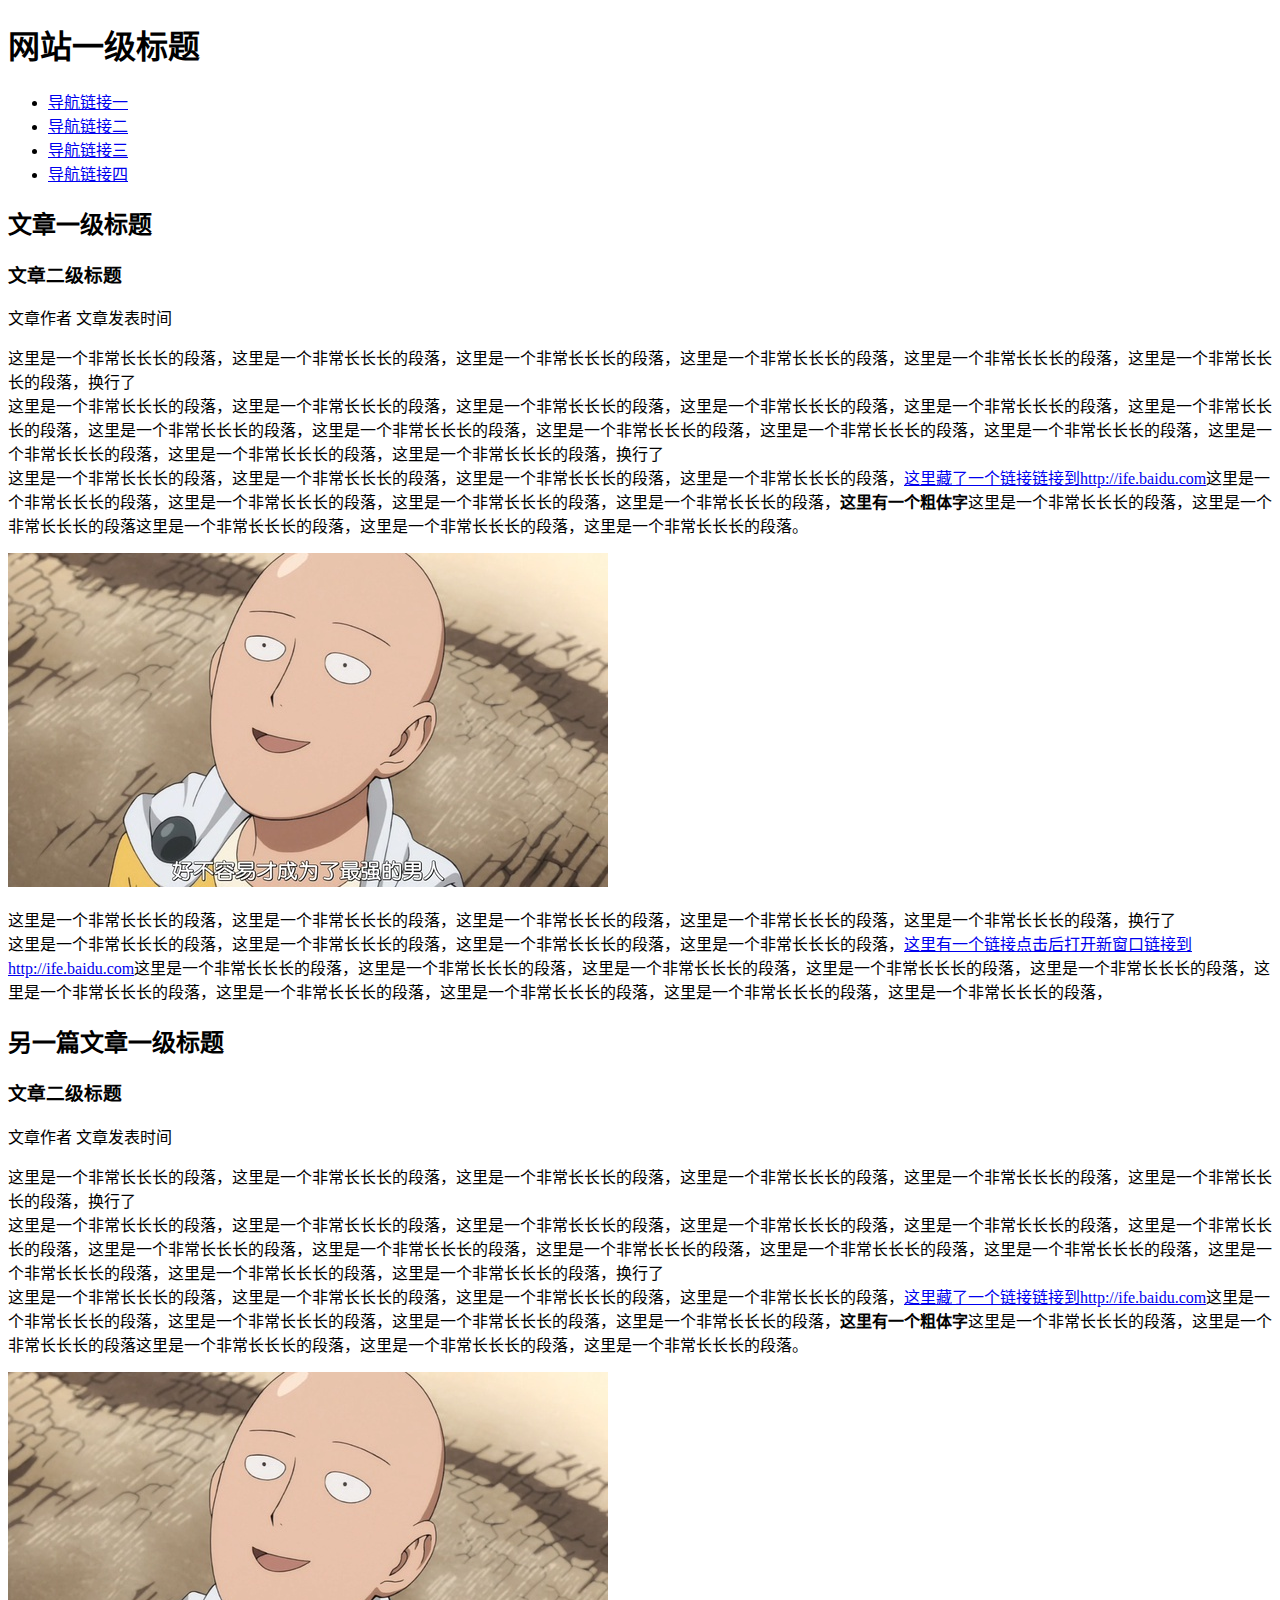
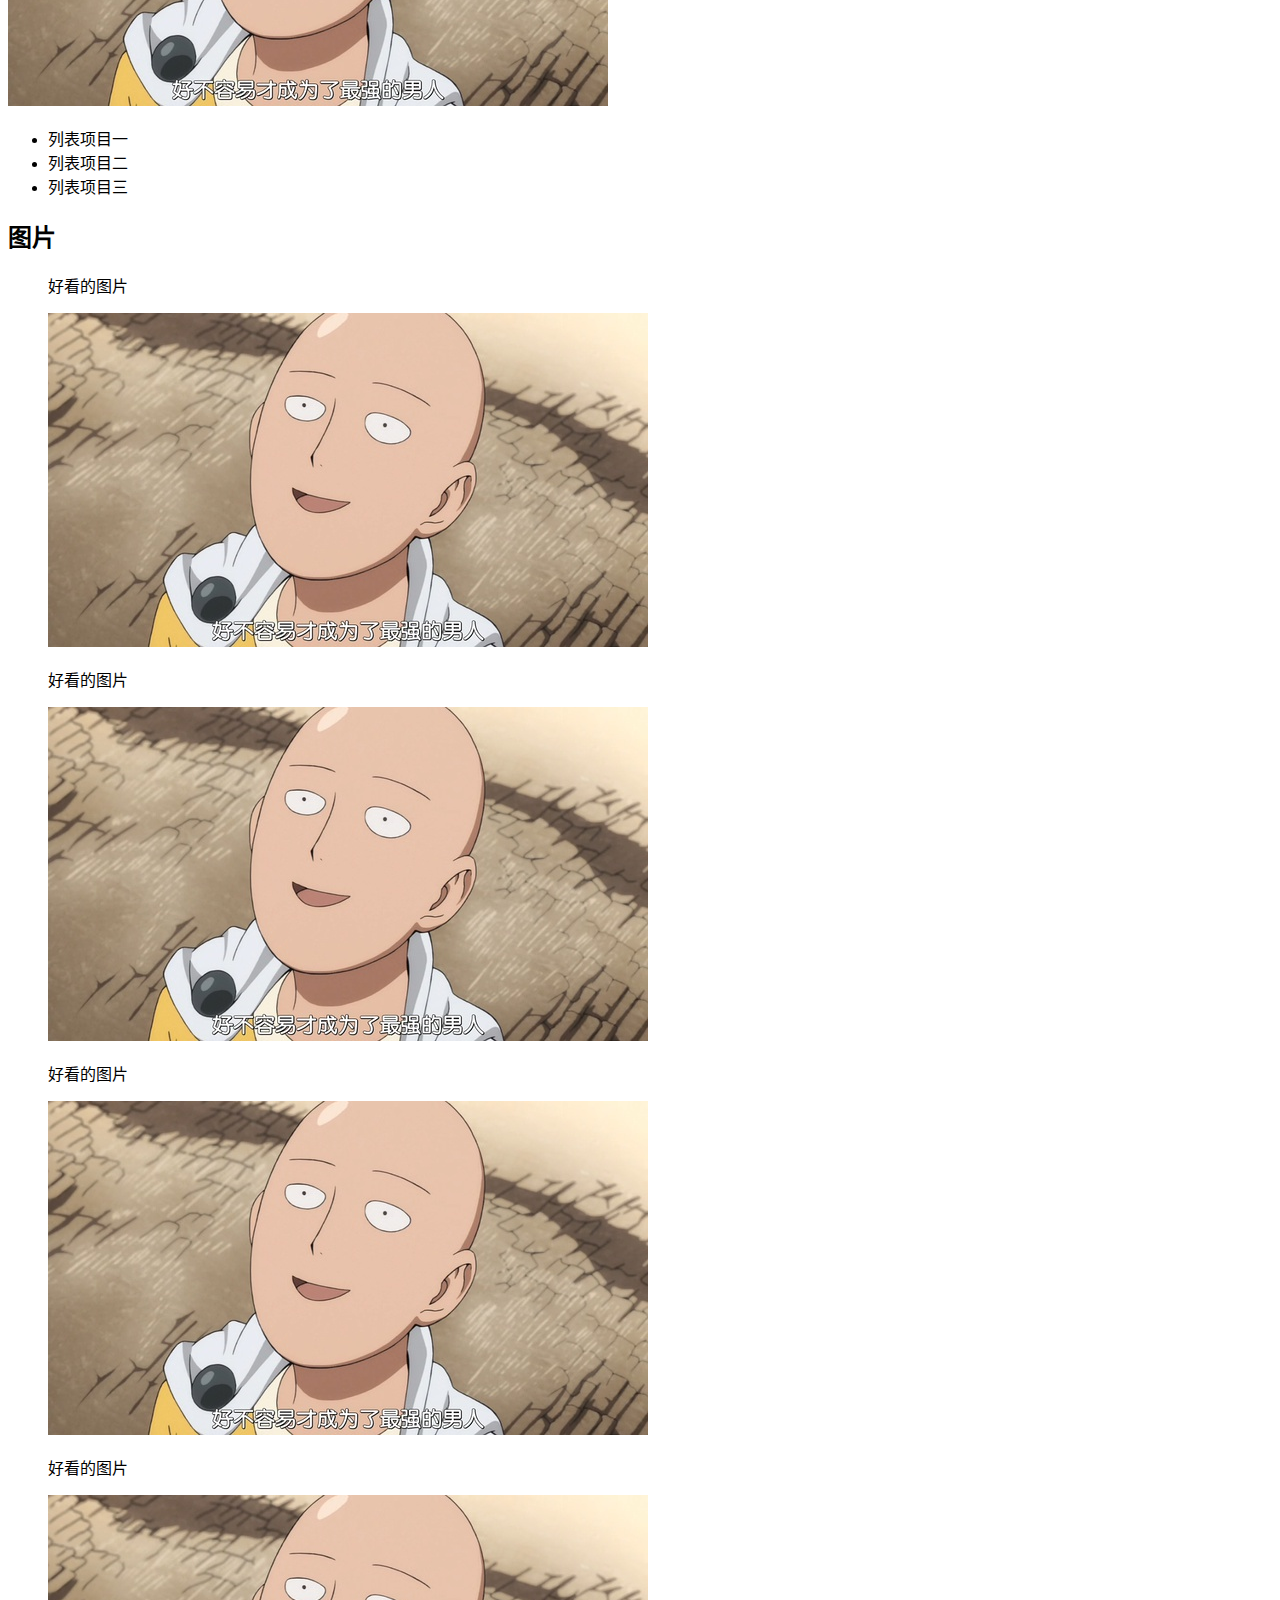
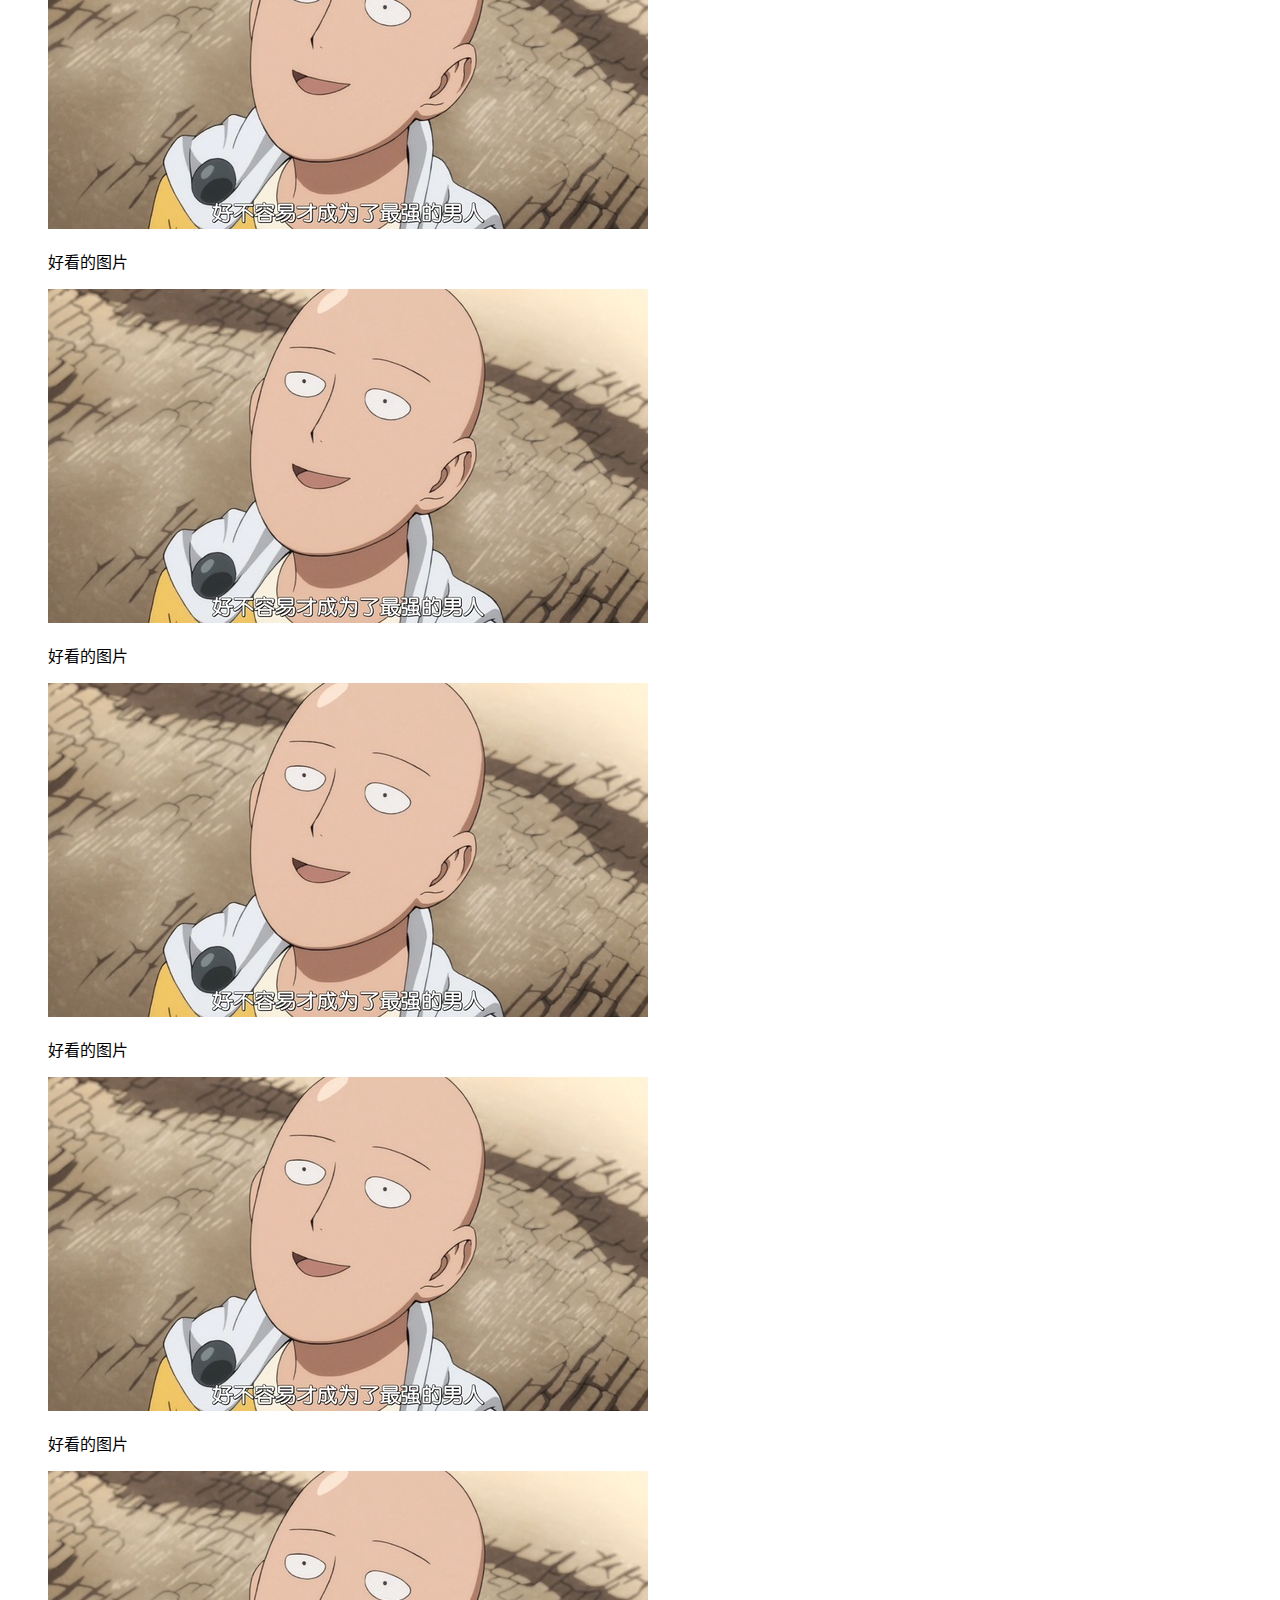
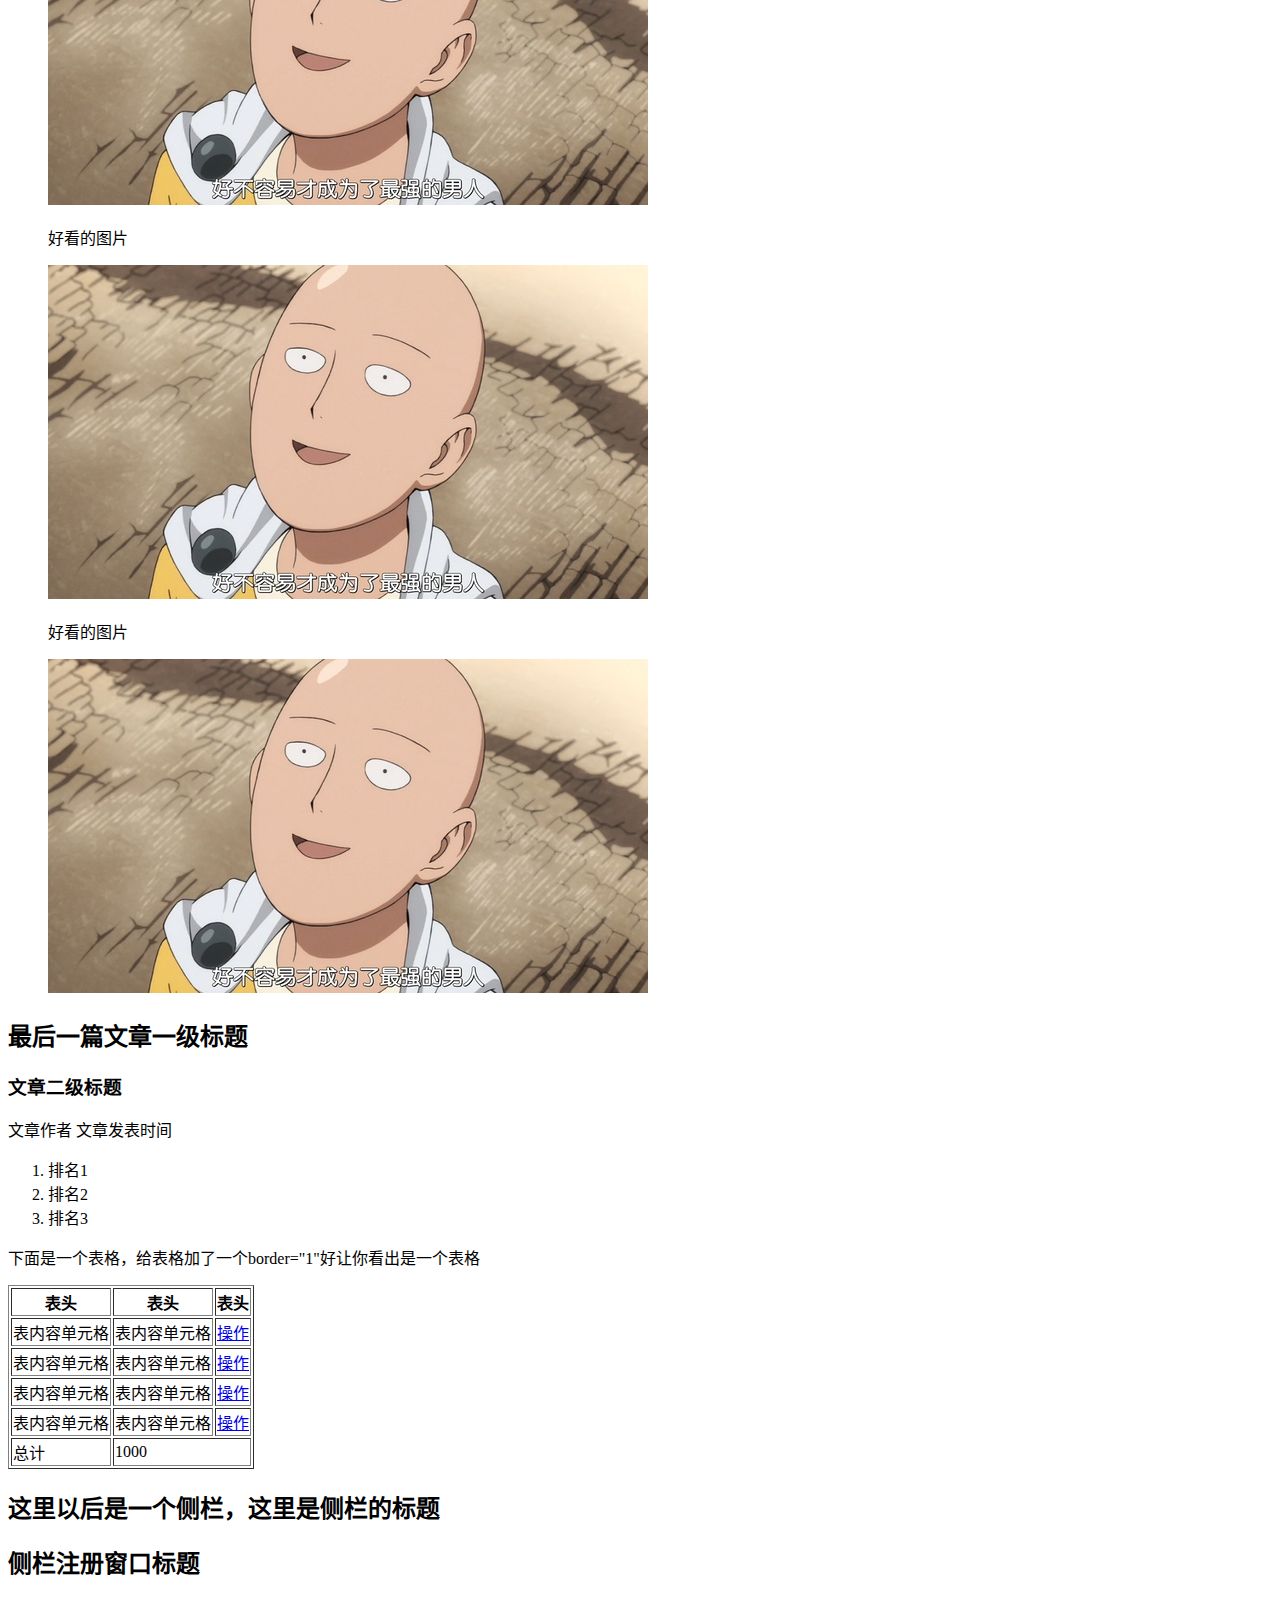
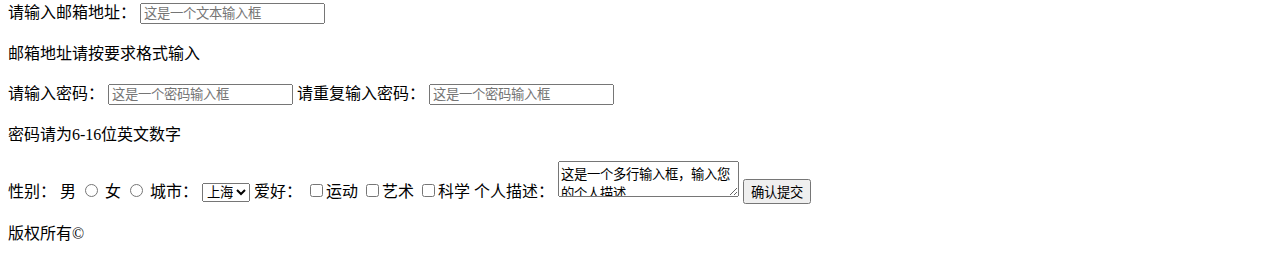
<file: 1/index.html>
<!DOCTYPE html>
<html lang="zh-CN">
<head>
	<meta charset="UTF-8">
	<title>零基础HTML编码</title>
</head>
<body>
	<!-- 头部导航 -->
	<header>
		<h1>网站一级标题</h1>
		<ul>
			<li><a href="#" title="导航链接一">导航链接一</a></li>
			<li><a href="#" title="导航链接二">导航链接二</a></li>
			<li><a href="#" title="导航链接三">导航链接三</a></li>
			<li><a href="#" title="导航链接四">导航链接四</a></li>
		</ul>
	</header>
		
	<!-- 文章 -->
	<article>
		<h2>文章一级标题</h2>
		<h3>文章二级标题</h3>
		<span>文章作者</span> <span>文章发表时间</span>
		<p>这里是一个非常长长长的段落，这里是一个非常长长长的段落，这里是一个非常长长长的段落，这里是一个非常长长长的段落，这里是一个非常长长长的段落，这里是一个非常长长长的段落，换行了<br />这里是一个非常长长长的段落，这里是一个非常长长长的段落，这里是一个非常长长长的段落，这里是一个非常长长长的段落，这里是一个非常长长长的段落，这里是一个非常长长长的段落，这里是一个非常长长长的段落，这里是一个非常长长长的段落，这里是一个非常长长长的段落，这里是一个非常长长长的段落，这里是一个非常长长长的段落，这里是一个非常长长长的段落，这里是一个非常长长长的段落，这里是一个非常长长长的段落，换行了<br />这里是一个非常长长长的段落，这里是一个非常长长长的段落，这里是一个非常长长长的段落，这里是一个非常长长长的段落，<a href="http://ife.baidu.com" title="百度前端学院">这里藏了一个链接链接到http://ife.baidu.com</a>这里是一个非常长长长的段落，这里是一个非常长长长的段落，这里是一个非常长长长的段落，这里是一个非常长长长的段落，<strong>这里有一个粗体字</strong>这里是一个非常长长长的段落，这里是一个非常长长长的段落这里是一个非常长长长的段落，这里是一个非常长长长的段落，这里是一个非常长长长的段落。</p>
		<img src="img/super.jpg" alt="我秃了也变强了" title="我秃了也变强了">
		<p>这里是一个非常长长长的段落，这里是一个非常长长长的段落，这里是一个非常长长长的段落，这里是一个非常长长长的段落，这里是一个非常长长长的段落，换行了<br />这里是一个非常长长长的段落，这里是一个非常长长长的段落，这里是一个非常长长长的段落，这里是一个非常长长长的段落，<a href="http://ife.baidu.com" title="百度前端学院" target="_blank">这里有一个链接点击后打开新窗口链接到http://ife.baidu.com</a>这里是一个非常长长长的段落，这里是一个非常长长长的段落，这里是一个非常长长长的段落，这里是一个非常长长长的段落，这里是一个非常长长长的段落，这里是一个非常长长长的段落，这里是一个非常长长长的段落，这里是一个非常长长长的段落，这里是一个非常长长长的段落，这里是一个非常长长长的段落，
		</p>
	</article>

	<!-- 文章 -->
	<article>
		<h2>另一篇文章一级标题</h2>
		<h3>文章二级标题</h3>
		<span>文章作者</span> <span>文章发表时间</span>
		<p>这里是一个非常长长长的段落，这里是一个非常长长长的段落，这里是一个非常长长长的段落，这里是一个非常长长长的段落，这里是一个非常长长长的段落，这里是一个非常长长长的段落，换行了<br />这里是一个非常长长长的段落，这里是一个非常长长长的段落，这里是一个非常长长长的段落，这里是一个非常长长长的段落，这里是一个非常长长长的段落，这里是一个非常长长长的段落，这里是一个非常长长长的段落，这里是一个非常长长长的段落，这里是一个非常长长长的段落，这里是一个非常长长长的段落，这里是一个非常长长长的段落，这里是一个非常长长长的段落，这里是一个非常长长长的段落，这里是一个非常长长长的段落，换行了<br />这里是一个非常长长长的段落，这里是一个非常长长长的段落，这里是一个非常长长长的段落，这里是一个非常长长长的段落，<a href="http://ife.baidu.com" title="百度前端学院">这里藏了一个链接链接到http://ife.baidu.com</a>这里是一个非常长长长的段落，这里是一个非常长长长的段落，这里是一个非常长长长的段落，这里是一个非常长长长的段落，<strong>这里有一个粗体字</strong>这里是一个非常长长长的段落，这里是一个非常长长长的段落这里是一个非常长长长的段落，这里是一个非常长长长的段落，这里是一个非常长长长的段落。</p>
		<img src="img/super.jpg" alt="我秃了也变强了" title="我秃了也变强了">
		<ul>
			<li>列表项目一</li>
			<li>列表项目二</li>
			<li>列表项目三</li>
		</ul>
	</article>
	
	<article>
		<h2>图片</h2>
		<figure>
			<p>好看的图片</p>
			<img src="img/super.jpg" alt="我秃了也变强了" title="我秃了也变强了">
		</figure>
		<figure>
			<p>好看的图片</p>
			<img src="img/super.jpg" alt="我秃了也变强了" title="我秃了也变强了">
		</figure>
		<figure>
			<p>好看的图片</p>
			<img src="img/super.jpg" alt="我秃了也变强了" title="我秃了也变强了">
		</figure>
		<figure>
			<p>好看的图片</p>
			<img src="img/super.jpg" alt="我秃了也变强了" title="我秃了也变强了">
		</figure>
		<figure>
			<p>好看的图片</p>
			<img src="img/super.jpg" alt="我秃了也变强了" title="我秃了也变强了">
		</figure>
		<figure>
			<p>好看的图片</p>
			<img src="img/super.jpg" alt="我秃了也变强了" title="我秃了也变强了">
		</figure>
		<figure>
			<p>好看的图片</p>
			<img src="img/super.jpg" alt="我秃了也变强了" title="我秃了也变强了">
		</figure>
		<figure>
			<p>好看的图片</p>
			<img src="img/super.jpg" alt="我秃了也变强了" title="我秃了也变强了">
		</figure>
		<figure>
			<p>好看的图片</p>
			<img src="img/super.jpg" alt="我秃了也变强了" title="我秃了也变强了">
		</figure>
		<figure>
			<p>好看的图片</p>
			<img src="img/super.jpg" alt="我秃了也变强了" title="我秃了也变强了">
		</figure>
	</article>
	
	<!-- 文章 -->
	<article>
		<h2>最后一篇文章一级标题</h2>
		<h3>文章二级标题</h3>
		<span>文章作者</span> <span>文章发表时间</span>
		<ol>
			<li>排名1</li>
			<li>排名2</li>
			<li>排名3</li>
		</ol>
		<p>下面是一个表格，给表格加了一个border="1"好让你看出是一个表格</p>
		<table border="1">
			<tr>
				<th>表头</th>
				<th>表头</th>
				<th>表头</th>
			</tr>
			<tr>
				<td>表内容单元格</td>
				<td>表内容单元格</td>
				<td><a href="#" title="操作">操作</a></td>
			</tr>
			<tr>
				<td>表内容单元格</td>
				<td>表内容单元格</td>
				<td><a href="#" title="操作">操作</a></td>
			</tr>
			<tr>
				<td>表内容单元格</td>
				<td>表内容单元格</td>
				<td><a href="#" title="操作">操作</a></td>
			</tr>
			<tr>
				<td>表内容单元格</td>
				<td>表内容单元格</td>
				<td><a href="#" title="操作">操作</a></td>
			</tr>
			<tr>
				<td>总计</td>
				<td colspan="2">1000</td>
			</tr>
		</table>
	</article>

	<!-- 侧栏 -->
	<aside>
		<h2>这里以后是一个侧栏，这里是侧栏的标题</h2>
		<h2>侧栏注册窗口标题</h2>
		<form method="post" action="">
			<div>
				<label for="email">请输入邮箱地址：</label>
				<input type="text" id="email" value="" placeholder="这是一个文本输入框" />
				<p>邮箱地址请按要求格式输入</p>
			</div>
			
			<div>
				<label for="password">请输入密码：</label>
				<input type="password" id="password" value="" placeholder="这是一个密码输入框" />
				<label for="repassword">请重复输入密码：</label>
				<input type="password" id="repassword" value="" placeholder="这是一个密码输入框" />
				<p>密码请为6-16位英文数字</p>
			</div>
			
			<div>
				<span>性别：</span>
				<label for="male">男</label>
				<input type="radio" name="sex" value="male" id="male" /></label>
				<label for="female">女</label>
				<input type="radio" name="sex" value="female" id="female" />
				<label>城市：</label>
				<select>
			      <option value="上海">上海</option>
			      <option value="温州">温州</option>
			      <option value="重庆">重庆</option>
			      <option value="杭州">杭州</option>
			    </select>
				<label>爱好：</label>
				<input type="checkbox" id="sport" /><label for="sport">运动</label>
				<input type="checkbox" id="art" /><label for="art">艺术</label>
				<input type="checkbox" id="science" /><label for="science">科学</label>
				<span>个人描述：</span>
				<textarea>这是一个多行输入框，输入您的个人描述</textarea>
				<input type="submit" value="确认提交" />
			</div>
		</form>
	</aside>
	
	<!-- 底部 -->
	<footer>
		<p>版权所有&copy;</p>
	</footer>
	
</body>
</html>
</file>
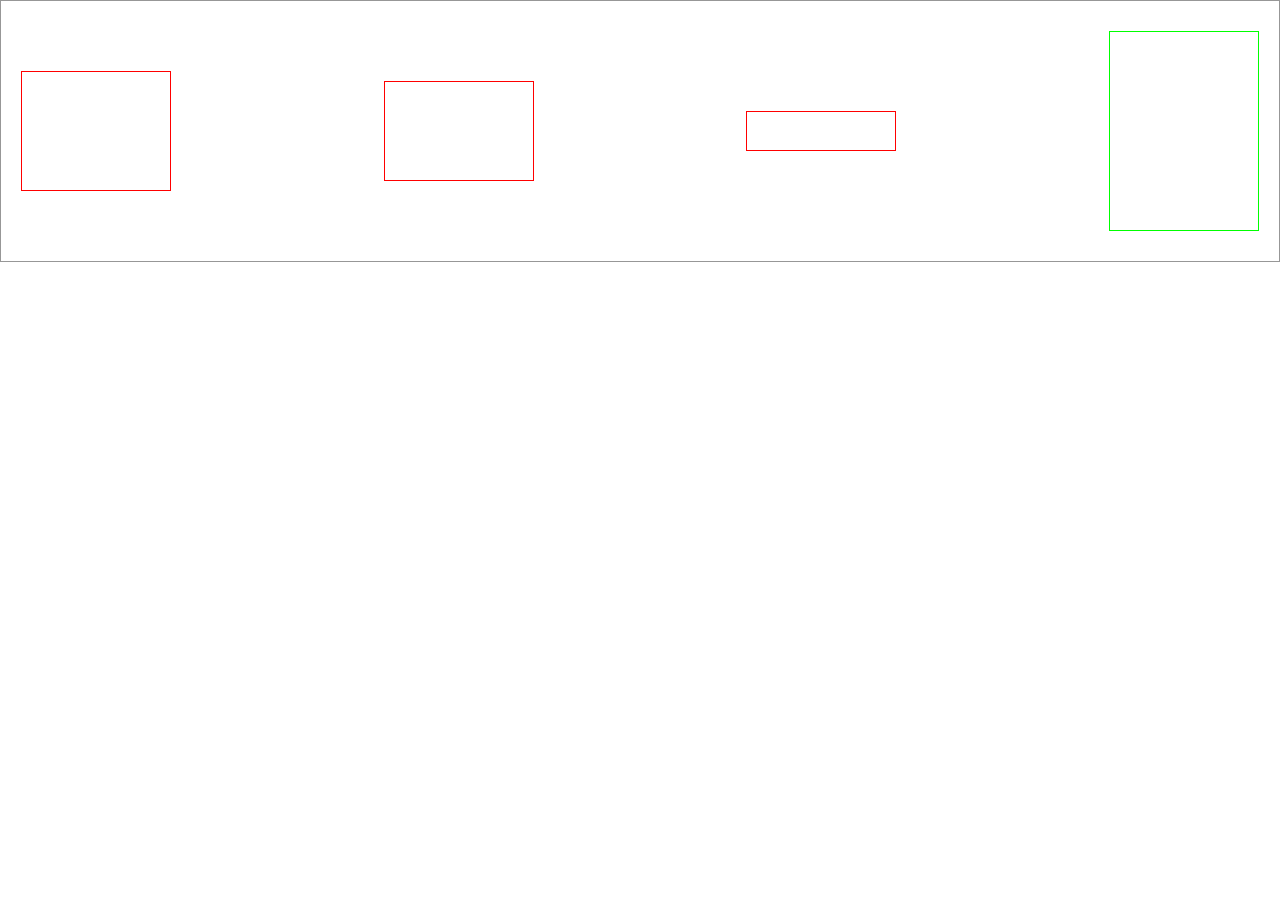
<file: 10/index.html>
<!DOCTYPE html>
<html lang="zh-CN">
<head>
	<meta charset="UTF-8">
	<title>任务十：Flexbox 布局练习</title>
	<style>
		* {
			box-sizing: border-box;
		}
		body{
		    margin: 0;
		    padding: 0;
		}
		ul {
		    margin: 0;
		    padding: 0;

		}
		li{
		    list-style: none;
		    margin-top: 10px;
		    margin-bottom: 10px;
		}

		.flex-container {
			padding: 20px;
		    display: -webkit-flex; /* Safari */
  			display: flex;
  			-webkit-flex-flow: row wrap; /* Safari */
  			flex-flow: row wrap;
  			justify-content: space-between;
  			-webkit-align-items: center; /* Safari */
  			align-items: center;
  			border: 1px solid #979797;
		}
		.flex-item1 {
			width: 150px;
			height: 120px;
			border: 1px solid #f00;
		}
		.flex-item2 {
			width: 150px;
			height: 100px;
			border: 1px solid #f00;
		}
		.flex-item3 {
			width: 150px;
			height: 40px;
			border: 1px solid #f00;
		}
		.flex-item4 {
			width: 150px;
			height: 200px;
			border: 1px solid #0f0;
		}
		@media screen and (max-width: 640px) {
			.flex-item4 {
				order: -1;
			}
		}
	</style>
</head>
<body>
	<ul class="flex-container">
        <li class="flex-item1"></li>
        <li class="flex-item2"></li>
        <li class="flex-item3"></li>
        <li class="flex-item4"></li>
    </ul>
</body>
</html>
</file>
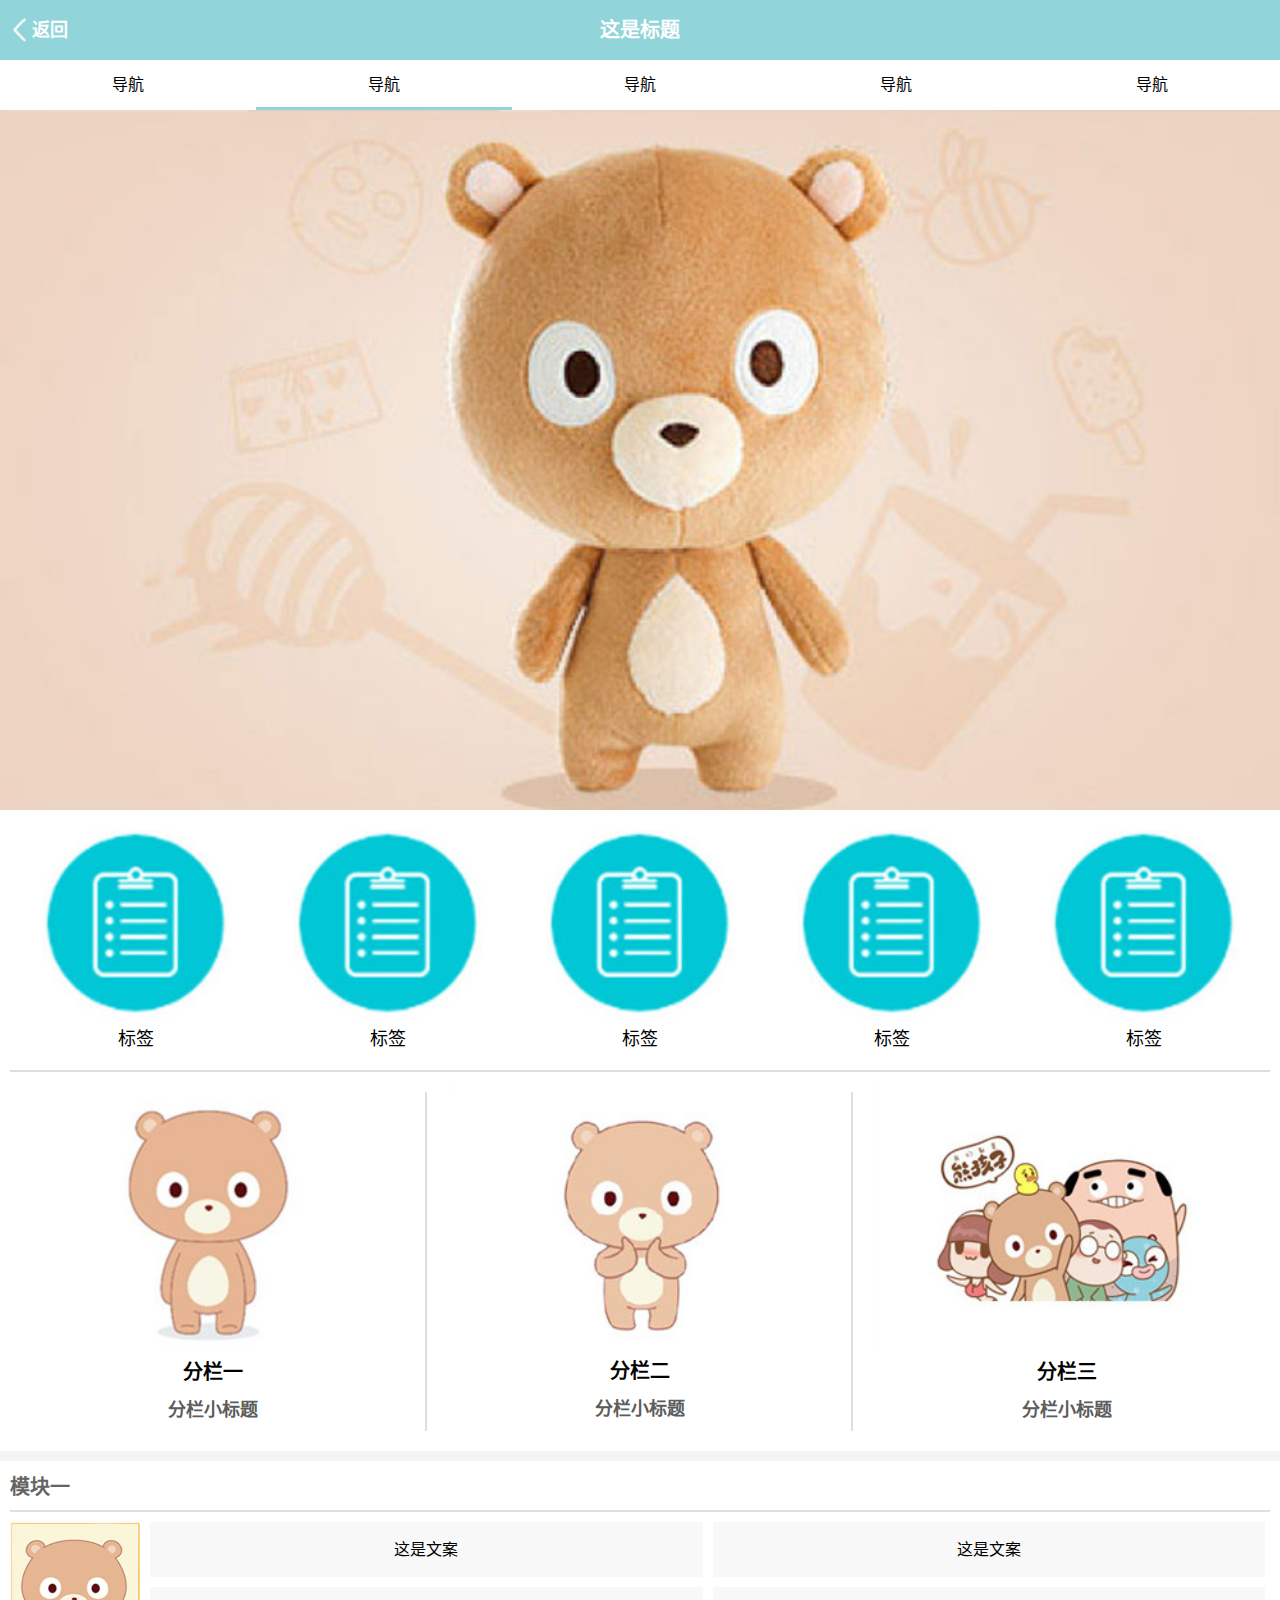
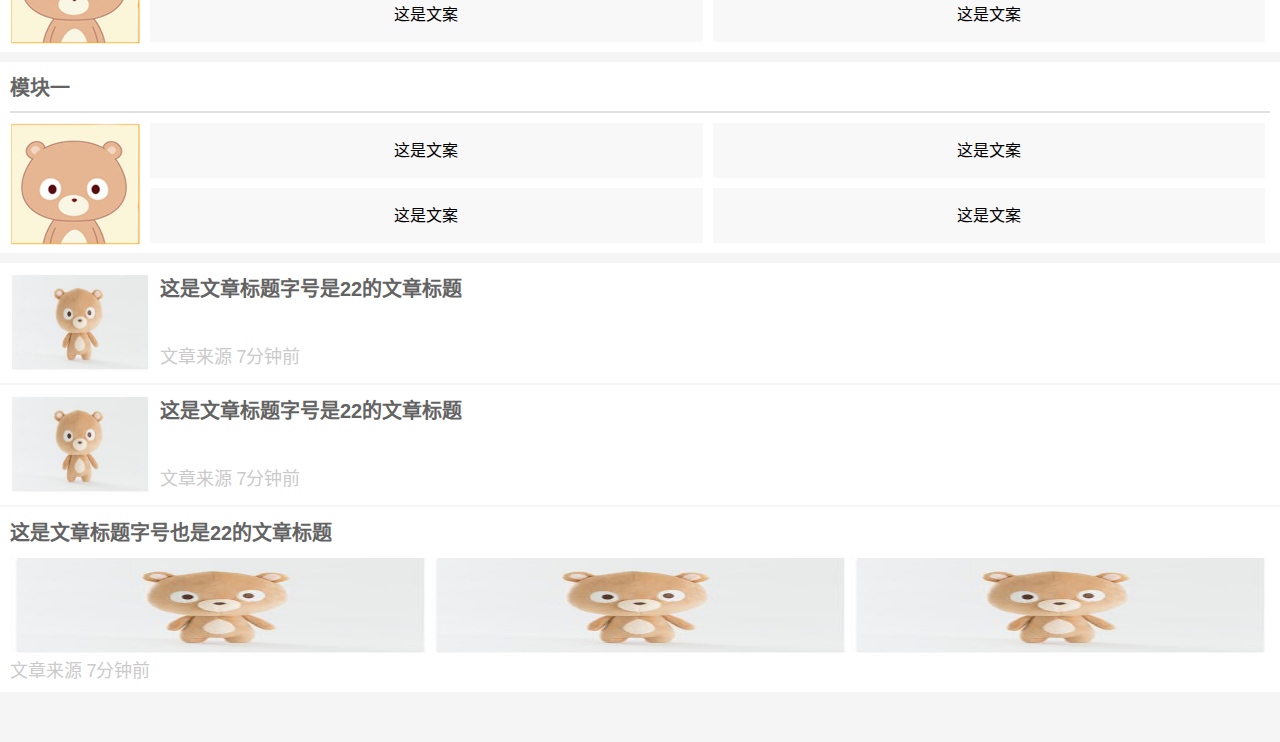
<file: 11/index.html>
<!DOCTYPE html>
<html lang="zh-CN">
<head>
	<meta charset="UTF-8">
	<meta name="viewport" content="width=device-width, initial-scale=1, maximum-scale=1">
	<title>任务十一：移动Web页面布局实践</title>
	<link rel="stylesheet" href="css/style.css">
</head>
<body>
	<div class="wrapper">
		<header class="header">
			<a href="">返回</a>
			<h1>这是标题</h1>
		</header>
		<nav class="nav">
			<a href="">导航</a>
			<a href="" class="light">导航</a>
			<a href="">导航</a>
			<a href="">导航</a>
			<a href="">导航</a>
		</nav>
		<div class="banner">
			<img src="img/banner.jpg" alt="">
		</div>
		<section class="section-1">
			<ul class="tag-list">
				<li>
					<img src="img/bq.jpg" alt="">
					<span>标签</span>
				</li>
				<li>
					<img src="img/bq.jpg" alt="">
					<span>标签</span>
				</li>
				<li>
					<img src="img/bq.jpg" alt="">
					<span>标签</span>
				</li>
				<li>
					<img src="img/bq.jpg" alt="">
					<span>标签</span>
				</li>
				<li>
					<img src="img/bq.jpg" alt="">
					<span>标签</span>
				</li>
			</ul>
			<ul class="column-list">
				<li>
					<img src="img/bear1.jpg" alt="">
					<h3>分栏一</h3>
					<h4>分栏小标题</h4>
				</li>
				<li>
					<img src="img/bear2.jpg" alt="">
					<h3>分栏二</h3>
					<h4>分栏小标题</h4>
				</li>
				<li>
					<img src="img/bear-child.jpg" alt="">
					<h3>分栏三</h3>
					<h4>分栏小标题</h4>
				</li>
			</ul>
		</section>
		<section class="section-mod">
			<h2>模块一</h2>
			<div class="mod-items">
				<div class="mod-items-img">
					<img src="img/bear-head.jpg" alt="">
				</div>
				<div class="mod-items-text">
					<p>这是文案</p>
					<p>这是文案</p>
				</div>
				<div class="mod-items-text">
					<p>这是文案</p>
					<p>这是文案</p>
				</div>
			</div>
		</section>
		
		<section class="section-mod">
			<h2>模块一</h2>
			<div class="mod-items">
				<div class="mod-items-img">
					<img src="img/bear-head.jpg" alt="">
				</div>
				<div class="mod-items-text">
					<p>这是文案</p>
					<p>这是文案</p>
				</div>
				<div class="mod-items-text">
					<p>这是文案</p>
					<p>这是文案</p>
				</div>
			</div>
		</section>
		<section class="section-article">
			<ul>
				<li>
					<img src="img/bear-toy.jpg" alt="">
					<div class="article-box">
						<h2>这是文章标题字号是22的文章标题</h2>
						<div class="article-src">
							<span>文章来源</span> <span>7分钟前</span>
						</div>
					</div>
				</li>
				<li>
					<img src="img/bear-toy.jpg" alt="">
					<div class="article-box">
						<h2>这是文章标题字号是22的文章标题</h2>
						<div class="article-src">
							<span>文章来源</span> <span>7分钟前</span>
						</div>
					</div>
				</li>
			</ul>
			<div class="article-footer">
				<h2>这是文章标题字号也是22的文章标题</h2>
				<ul class="img-items">
					<li><img src="img/bear-toy.jpg" alt=""></li>
					<li><img src="img/bear-toy.jpg" alt=""></li>
					<li><img src="img/bear-toy.jpg" alt=""></li>
				</ul>
				<span>文章来源</span> <span>7分钟前</span>
			</div>
		</section>
	</div>
</body>
</html>
</file>
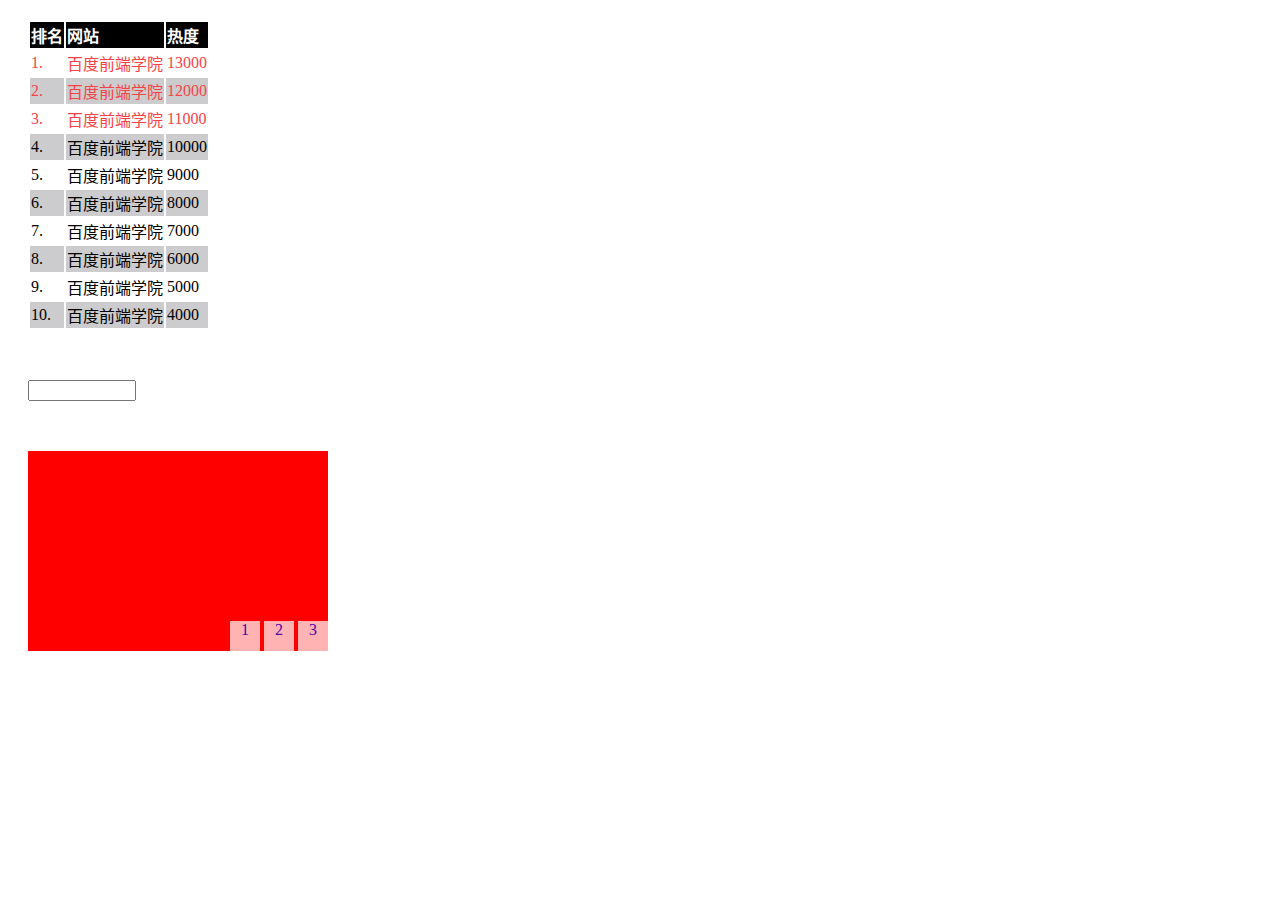
<file: 12/index.html>
<!DOCTYPE html>
<html lang="zh-CN">
<head>
	<meta charset="UTF-8">
	<title>任务十二：学习CSS 3的新特性</title>
	<link rel="stylesheet" href="css/style.css">
</head>
<body>

	<table class="rank">
		<tr><th>排名</th><th>网站</th><th>热度</th></tr>
		<tr><td>1.</td><td>百度前端学院</td><td>13000</td></tr>
		<tr><td>2.</td><td>百度前端学院</td><td>12000</td></tr>
		<tr><td>3.</td><td>百度前端学院</td><td>11000</td></tr>
		<tr><td>4.</td><td>百度前端学院</td><td>10000</td></tr>
		<tr><td>5.</td><td>百度前端学院</td><td>9000</td></tr>
		<tr><td>6.</td><td>百度前端学院</td><td>8000</td></tr>
		<tr><td>7.</td><td>百度前端学院</td><td>7000</td></tr>
		<tr><td>8.</td><td>百度前端学院</td><td>6000</td></tr>
		<tr><td>9.</td><td>百度前端学院</td><td>5000</td></tr>
		<tr><td>10.</td><td>百度前端学院</td><td>4000</td></tr>
	</table>
	

	<input type="text" class="input-box" >


	<div class="container">
		<span id="div1"></span>
    <span id="div2"></span>
    <span id="div3"></span>
		<div class="wrap">
			<section></section>
			<section></section>
			<section></section>
		</div>
		<nav>
			<a href="#div1">1</a>
			<a href="#div2">2</a>
			<a href="#div3">3</a>
		</nav>
	</div>

</body>
</html>
</file>
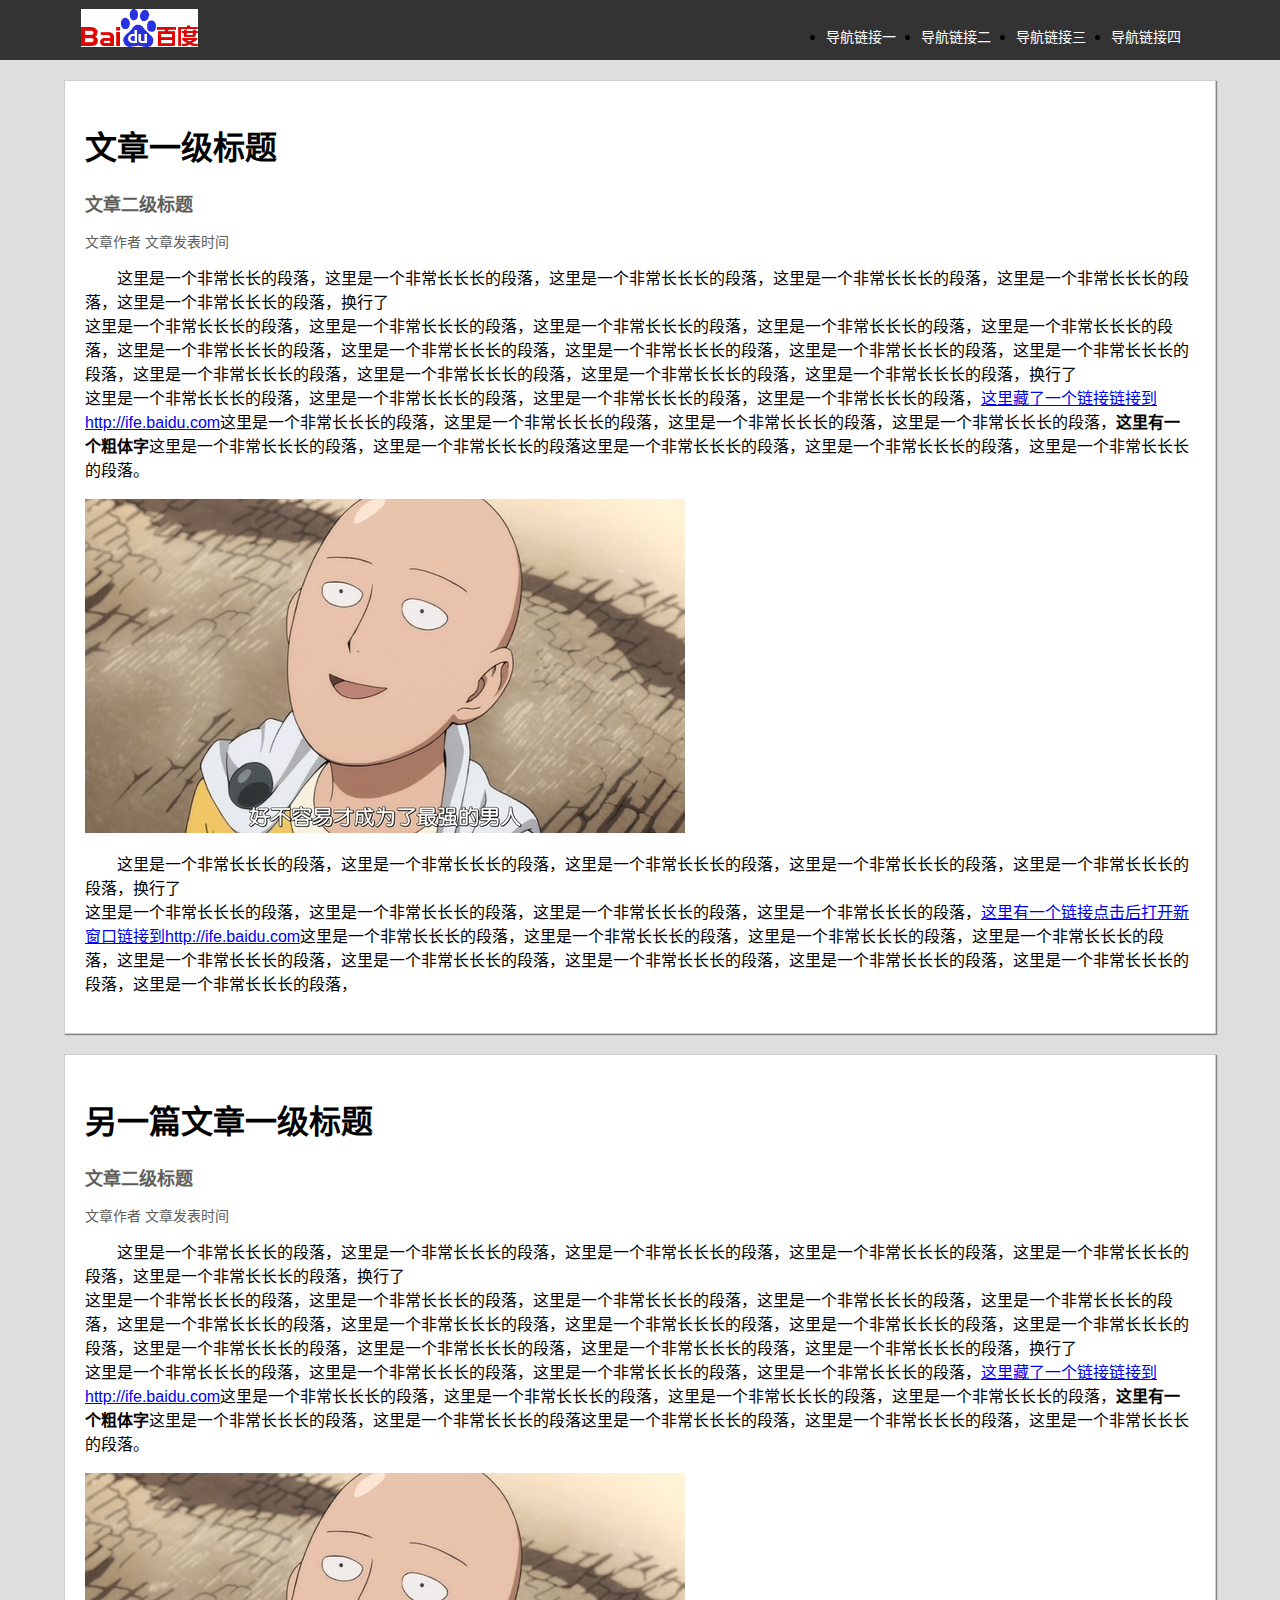
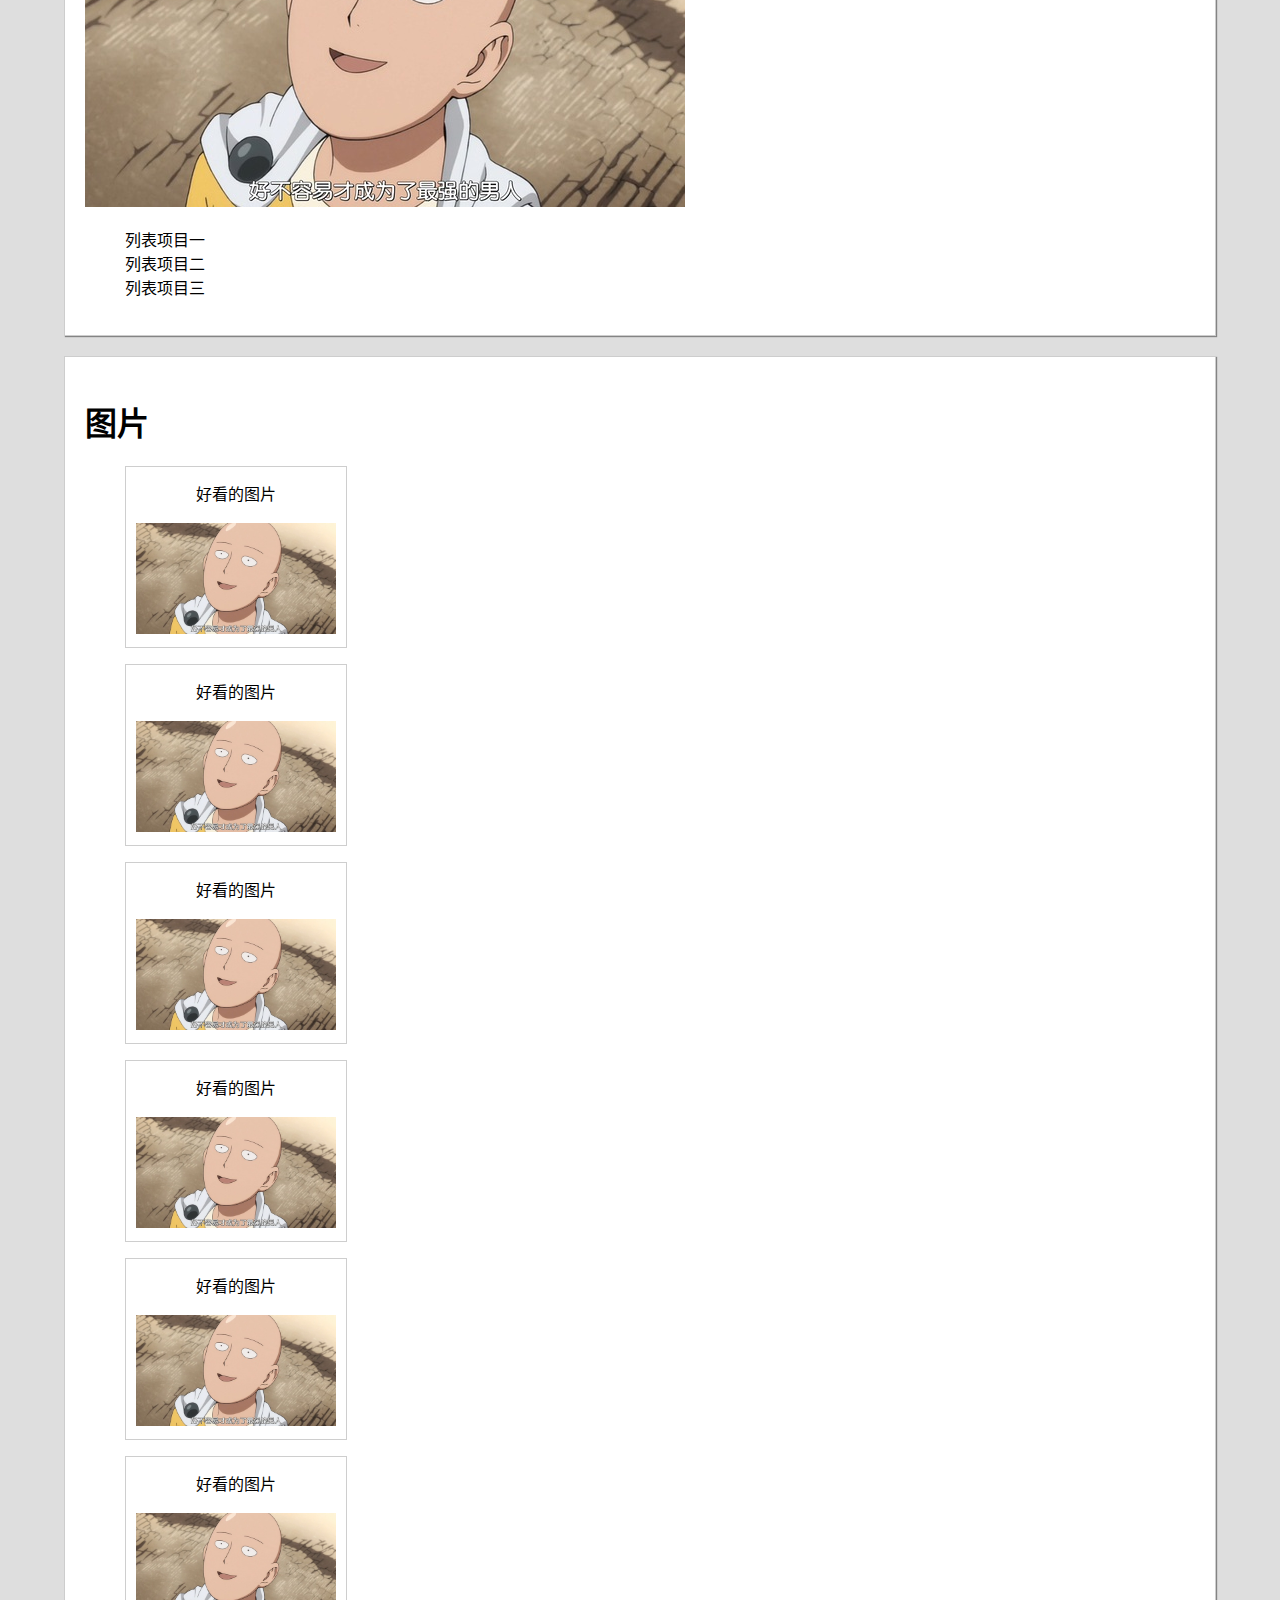
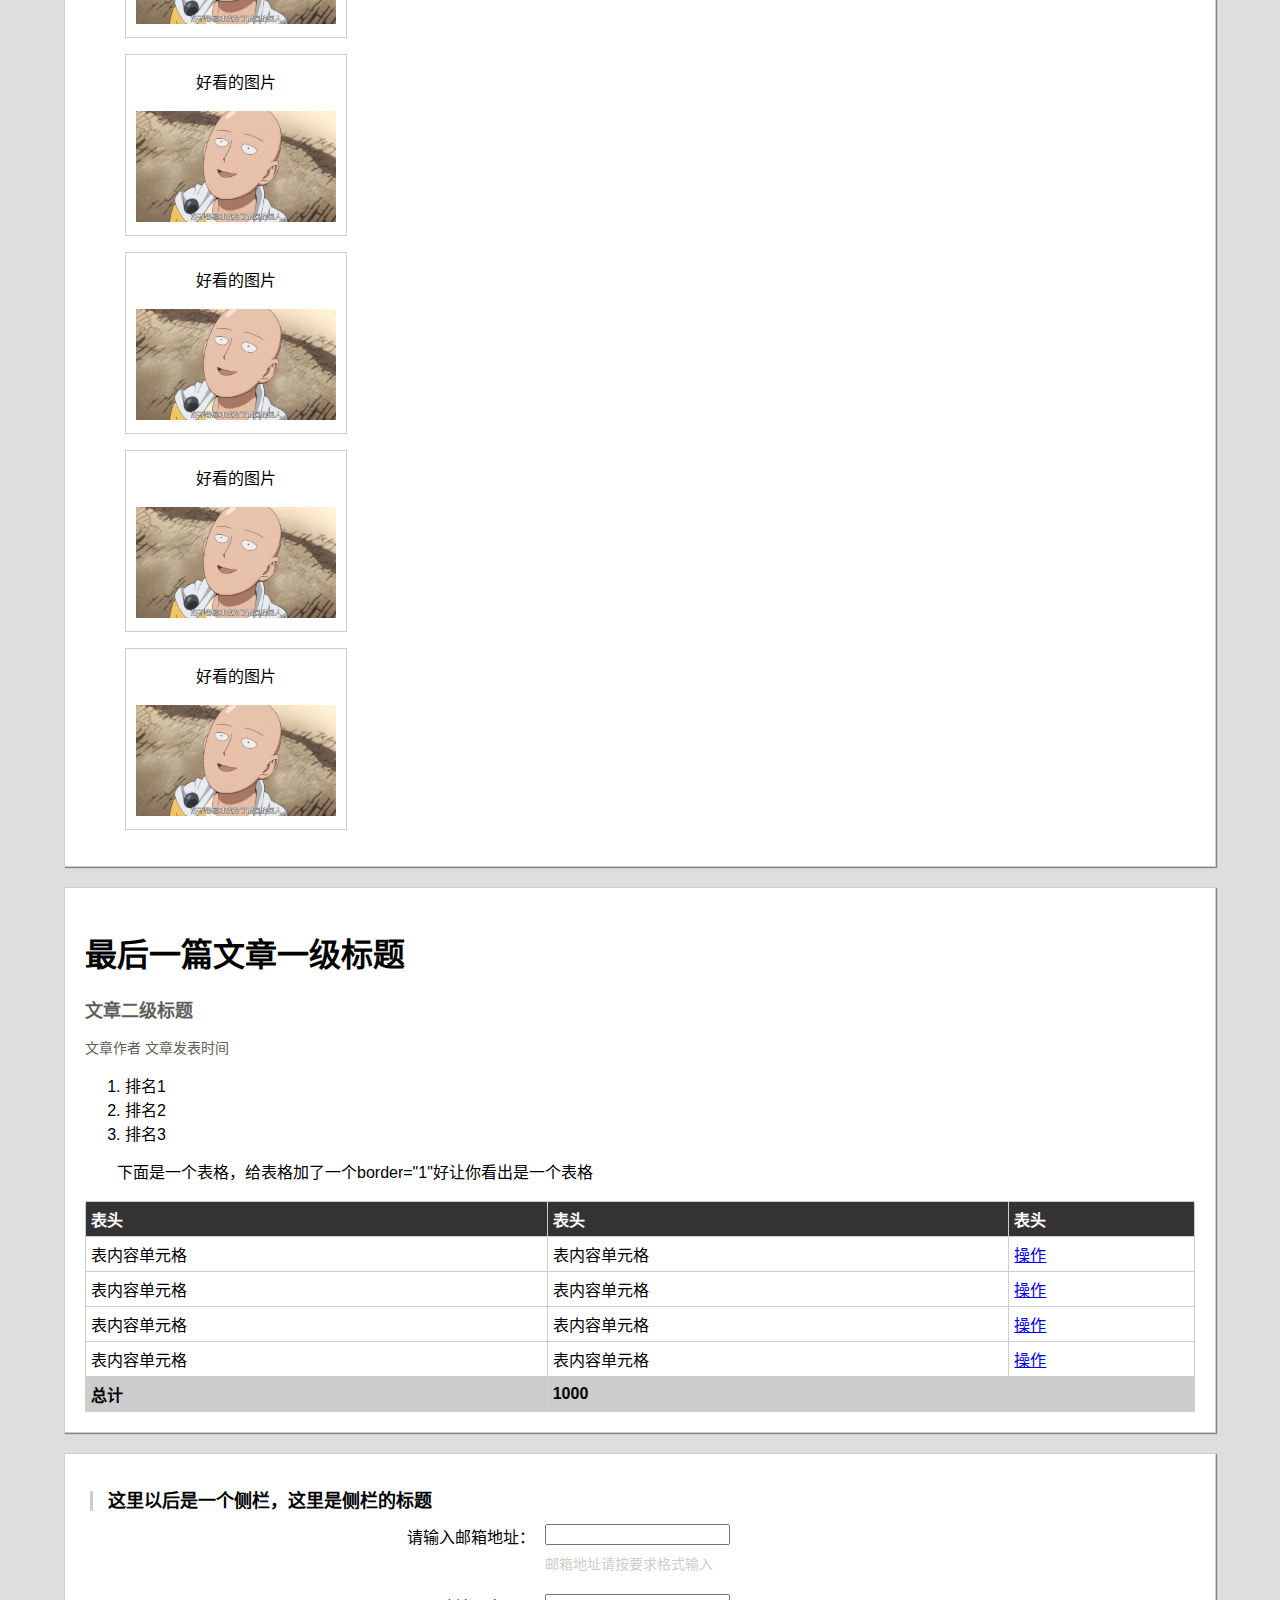
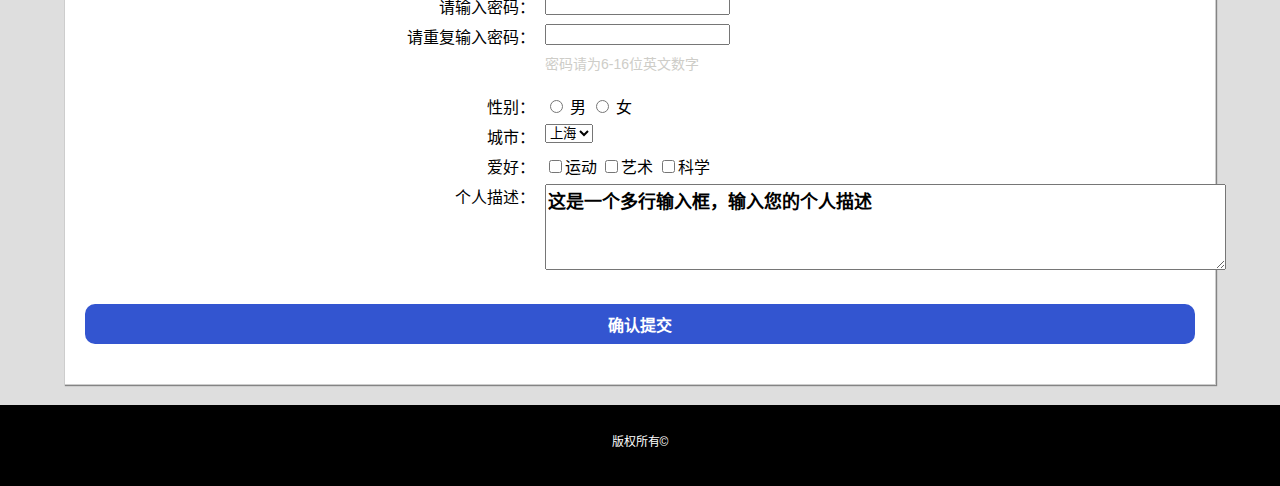
<file: 2/index.html>
<!DOCTYPE html>
<html lang="zh-CN">
<head>
	<meta charset="UTF-8">
	<title>任务二：零基础HTML及CSS编码（一）</title>
	<link rel="stylesheet" href="css/style.css">
</head>
<body>
	<!-- 头部导航 -->
	<header>
		<div class="row">
			<div class="nav-logo">
				<a href="http://www.baidu.com" title="百度链接"  >
					<img src="img/baidu_jgylogo3.gif" alt="百度logo" title="百度logo">
				</a>
			</div>
			<ul class="navbar">
				<li><a href="#" title="导航链接一">导航链接一</a></li>
				<li><a href="#" title="导航链接二">导航链接二</a></li>
				<li><a href="#" title="导航链接三">导航链接三</a></li>
				<li><a href="#" title="导航链接四">导航链接四</a></li>
			</ul>
		</div>
	</header>
		
	<!-- 主体 -->
	<div class="container">
		<div class="row">
			<!-- 文章 -->
			<article>
				<h1>文章一级标题</h1>
				<h2>文章二级标题</h2>
				<span>文章作者</span> <span>文章发表时间</span>
				<p>这里是一个非常长长的段落，这里是一个非常长长长的段落，这里是一个非常长长长的段落，这里是一个非常长长长的段落，这里是一个非常长长长的段落，这里是一个非常长长长的段落，换行了<br />这里是一个非常长长长的段落，这里是一个非常长长长的段落，这里是一个非常长长长的段落，这里是一个非常长长长的段落，这里是一个非常长长长的段落，这里是一个非常长长长的段落，这里是一个非常长长长的段落，这里是一个非常长长长的段落，这里是一个非常长长长的段落，这里是一个非常长长长的段落，这里是一个非常长长长的段落，这里是一个非常长长长的段落，这里是一个非常长长长的段落，这里是一个非常长长长的段落，换行了<br />这里是一个非常长长长的段落，这里是一个非常长长长的段落，这里是一个非常长长长的段落，这里是一个非常长长长的段落，<a href="http://ife.baidu.com" title="百度前端学院">这里藏了一个链接链接到http://ife.baidu.com</a>这里是一个非常长长长的段落，这里是一个非常长长长的段落，这里是一个非常长长长的段落，这里是一个非常长长长的段落，<strong>这里有一个粗体字</strong>这里是一个非常长长长的段落，这里是一个非常长长长的段落这里是一个非常长长长的段落，这里是一个非常长长长的段落，这里是一个非常长长长的段落。</p>
				<img src="img/super.jpg" alt="我秃了也变强了" title="我秃了也变强了">
				<p>这里是一个非常长长长的段落，这里是一个非常长长长的段落，这里是一个非常长长长的段落，这里是一个非常长长长的段落，这里是一个非常长长长的段落，换行了<br />这里是一个非常长长长的段落，这里是一个非常长长长的段落，这里是一个非常长长长的段落，这里是一个非常长长长的段落，<a href="http://ife.baidu.com" title="百度前端学院" target="_blank">这里有一个链接点击后打开新窗口链接到http://ife.baidu.com</a>这里是一个非常长长长的段落，这里是一个非常长长长的段落，这里是一个非常长长长的段落，这里是一个非常长长长的段落，这里是一个非常长长长的段落，这里是一个非常长长长的段落，这里是一个非常长长长的段落，这里是一个非常长长长的段落，这里是一个非常长长长的段落，这里是一个非常长长长的段落，
				</p>
			</article>

			<!-- 文章 -->
			<article>
				<h1>另一篇文章一级标题</h1>
				<h2>文章二级标题</h2>
				<span>文章作者</span> <span>文章发表时间</span>
				<p>这里是一个非常长长长的段落，这里是一个非常长长长的段落，这里是一个非常长长长的段落，这里是一个非常长长长的段落，这里是一个非常长长长的段落，这里是一个非常长长长的段落，换行了<br />这里是一个非常长长长的段落，这里是一个非常长长长的段落，这里是一个非常长长长的段落，这里是一个非常长长长的段落，这里是一个非常长长长的段落，这里是一个非常长长长的段落，这里是一个非常长长长的段落，这里是一个非常长长长的段落，这里是一个非常长长长的段落，这里是一个非常长长长的段落，这里是一个非常长长长的段落，这里是一个非常长长长的段落，这里是一个非常长长长的段落，这里是一个非常长长长的段落，换行了<br />这里是一个非常长长长的段落，这里是一个非常长长长的段落，这里是一个非常长长长的段落，这里是一个非常长长长的段落，<a href="http://ife.baidu.com" title="百度前端学院">这里藏了一个链接链接到http://ife.baidu.com</a>这里是一个非常长长长的段落，这里是一个非常长长长的段落，这里是一个非常长长长的段落，这里是一个非常长长长的段落，<strong>这里有一个粗体字</strong>这里是一个非常长长长的段落，这里是一个非常长长长的段落这里是一个非常长长长的段落，这里是一个非常长长长的段落，这里是一个非常长长长的段落。</p>
				<img src="img/super.jpg" alt="我秃了也变强了" title="我秃了也变强了">
				<ul>
					<li>列表项目一</li>
					<li>列表项目二</li>
					<li>列表项目三</li>
				</ul>
			</article>
			<!-- 图片 -->
			<article>
				<h1>图片</h1>
				<figure>
					<p>好看的图片</p>
					<img src="img/super.jpg" alt="我秃了也变强了" title="我秃了也变强了">
				</figure>
				<figure>
					<p>好看的图片</p>
					<img src="img/super.jpg" alt="我秃了也变强了" title="我秃了也变强了">
				</figure>
				<figure>
					<p>好看的图片</p>
					<img src="img/super.jpg" alt="我秃了也变强了" title="我秃了也变强了">
				</figure>
				<figure>
					<p>好看的图片</p>
					<img src="img/super.jpg" alt="我秃了也变强了" title="我秃了也变强了">
				</figure>
				<figure>
					<p>好看的图片</p>
					<img src="img/super.jpg" alt="我秃了也变强了" title="我秃了也变强了">
				</figure>
				<figure>
					<p>好看的图片</p>
					<img src="img/super.jpg" alt="我秃了也变强了" title="我秃了也变强了">
				</figure>
				<figure>
					<p>好看的图片</p>
					<img src="img/super.jpg" alt="我秃了也变强了" title="我秃了也变强了">
				</figure>
				<figure>
					<p>好看的图片</p>
					<img src="img/super.jpg" alt="我秃了也变强了" title="我秃了也变强了">
				</figure>
				<figure>
					<p>好看的图片</p>
					<img src="img/super.jpg" alt="我秃了也变强了" title="我秃了也变强了">
				</figure>
				<figure>
					<p>好看的图片</p>
					<img src="img/super.jpg" alt="我秃了也变强了" title="我秃了也变强了">
				</figure>
			</article>
			
			<!-- 文章 -->
			<article>
				<h1>最后一篇文章一级标题</h1>
				<h2>文章二级标题</h2>
				<span>文章作者</span> <span>文章发表时间</span>
				<ol>
					<li>排名1</li>
					<li>排名2</li>
					<li>排名3</li>
				</ol>
				<p>下面是一个表格，给表格加了一个border="1"好让你看出是一个表格</p>
				<table class="article-table">
					<tr>
						<th>表头</th>
						<th>表头</th>
						<th>表头</th>
					</tr>
					<tr>
						<td>表内容单元格</td>
						<td>表内容单元格</td>
						<td><a href="#" title="操作">操作</a></td>
					</tr>
					<tr>
						<td>表内容单元格</td>
						<td>表内容单元格</td>
						<td><a href="#" title="操作">操作</a></td>
					</tr>
					<tr>
						<td>表内容单元格</td>
						<td>表内容单元格</td>
						<td><a href="#" title="操作">操作</a></td>
					</tr>
					<tr>
						<td>表内容单元格</td>
						<td>表内容单元格</td>
						<td><a href="#" title="操作">操作</a></td>
					</tr>
					<tr>
						<td>总计</td>
						<td colspan="2">1000</td>
					</tr>
				</table>
			</article>

			<!-- 侧栏 -->
			<aside>
				<h1>这里以后是一个侧栏，这里是侧栏的标题</h1>
				<form method="post" action="">
					<div class="input-box box-h">
						<label for="email" class="input-text">请输入邮箱地址：</label>
						<input type="text" id="email" value="" class="input-pos" />
						<p class="tip">邮箱地址请按要求格式输入</p>
					</div>
					<div class="input-box">
						<label for="password" class="input-text">请输入密码：</label>
						<input type="password" id="password" value="" class="input-pos" />
					</div>
					<div class="input-box box-h">
						<label for="repassword" class="input-text">请重复输入密码：</label>
						<input type="password" id="repassword" value="" class="input-pos" />
						<p class="tip">密码请为6-16位英文数字</p>
					</div>
					<div class="input-box">
						<span class="input-text">性别：</span>
						<div class="input-pos">
							<input type="radio" name="sex" value="male" id="male" />
							<label for="male">男</label>
							<input type="radio" name="sex" value="female" id="female" />
							<label for="female">女</label>
						</div>
					</div>
					<div class="input-box">
						<label class="input-text">城市：</label>
						<select class="input-pos">
							<option value="上海">上海</option>
							<option value="温州">温州</option>
							<option value="重庆">重庆</option>
							<option value="杭州">杭州</option>
					    </select>    
					</div>
					<div class="input-box">
						<label class="input-text">爱好：</label>
						<div class="input-pos">
							<input type="checkbox" id="sport" /><label for="sport">运动</label>
							<input type="checkbox" id="art" /><label for="art">艺术</label>
							<input type="checkbox" id="science" /><label for="science">科学</label>
						</div>
					</div>
					<div class="input-box box-h2">
						<span class="input-text">个人描述：</span>
						<textarea rows="4" cols="60" class="input-pos">这是一个多行输入框，输入您的个人描述</textarea>
					</div>
					<input type="submit" value="确认提交" class="input-box sub-btn" />
				</form>
			</aside>
		</div>
	</div>
	
	<!-- 底部 -->
	<footer>
		<div class="row">
			<p>版权所有&copy;</p>
		</div>
	</footer>
</body>
</html>
</file>
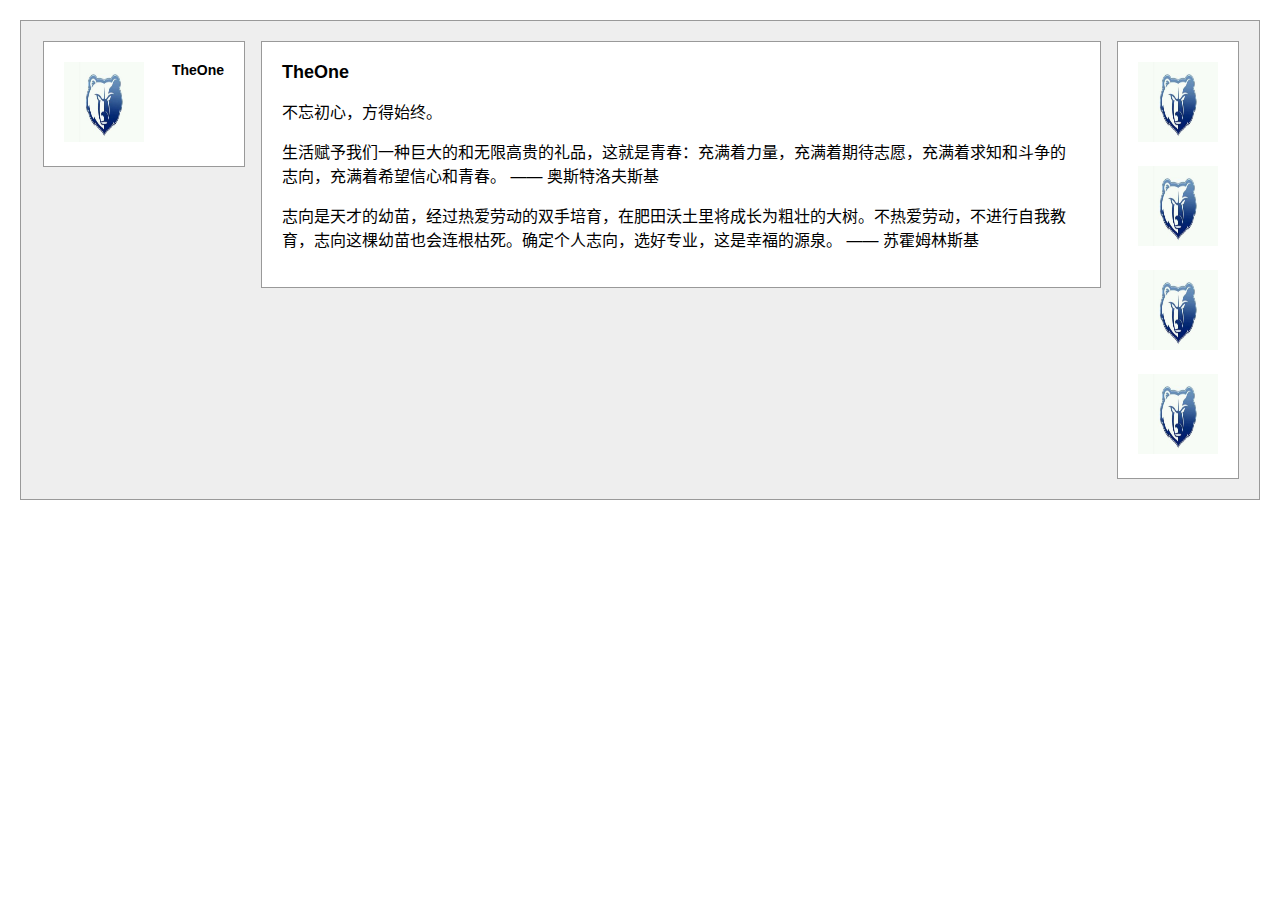
<file: 3/index.html>
<!DOCTYPE html>
<html lang="zh-CN">
<head>
	<meta charset="UTF-8">
	<title>任务三：三栏式布局</title>
	<link rel="stylesheet" href="css/style.css">
</head>
<body>
	<div class="container">
		<div class="team-intro">
			<div class="intro-wrap">
				<h1>TheOne</h1>
				<p>不忘初心，方得始终。</p>
				<p>生活赋予我们一种巨大的和无限高贵的礼品，这就是青春：充满着力量，充满着期待志愿，充满着求知和斗争的志向，充满着希望信心和青春。 —— 奥斯特洛夫斯基</p>
				<p>志向是天才的幼苗，经过热爱劳动的双手培育，在肥田沃土里将成长为粗壮的大树。不热爱劳动，不进行自我教育，志向这棵幼苗也会连根枯死。确定个人志向，选好专业，这是幸福的源泉。 —— 苏霍姆林斯基
				</p>
			</div>
		</div>

		<div class="team-name">
			<img src="img/team-logo.jpg" height="80" width="80" alt="团队logo" title="团队logo">
			<h1>TheOne</h1>
		</div>

		<div class="team-member">
			<img src="img/team-logo.jpg" height="80" width="80" alt="团队logo" title="团队logo">
			<img src="img/team-logo.jpg" height="80" width="80" alt="团队logo" title="团队logo">
			<img src="img/team-logo.jpg" height="80" width="80" alt="团队logo" title="团队logo">
			<img src="img/team-logo.jpg" height="80" width="80" alt="团队logo" title="团队logo">
		</div>
	</div>
</body>
</html>
</file>
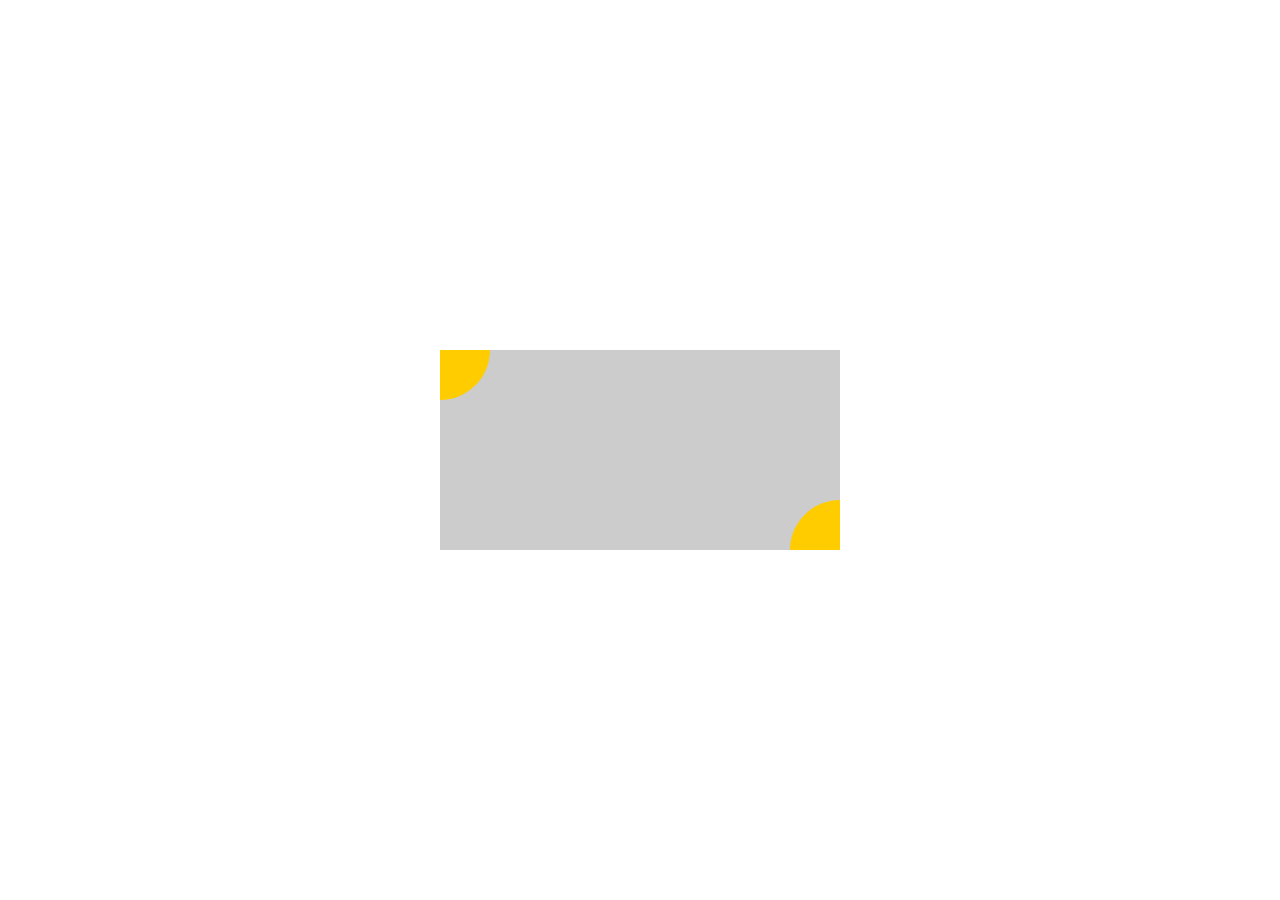
<file: 4/index.html>
<!DOCTYPE html>
<html lang="zh-CN">
<head>
	<meta charset="UTF-8">
	<title>任务四：定位和居中问题</title>
	<style type="text/css"> 
		body {
			margin: 0;
			padding: 0;
		}
		.container {
			position: absolute;
			top: 50%;
			left: 50%;
			width: 400px;
			height: 200px;
			margin-left: -200px;
			margin-top: -100px;
			background-color: #ccc;
			overflow: hidden;
		}
		.top-sector {
			position: relative;
			top: -50px;
			left: -50px;
			width: 100px;
			height: 100px;
			-webkit-border-radius: 50%;
			-moz-border-radius: 50%;
			border-radius: 50%;
			background-color: #fc0;
		}
		.bottom-sector {
			position: relative;
			top: 50px;
			left: 350px;
			width: 100px;
			height: 100px;
			-webkit-border-radius: 50%;
			-moz-border-radius: 50%;
			border-radius: 50%;
			background-color: #fc0;
		}
	</style>
</head>
<body>
	<div class="container">
		<div class="top-sector"></div>
		<div class="bottom-sector"></div>
	</div>
</body>
</html>
</file>
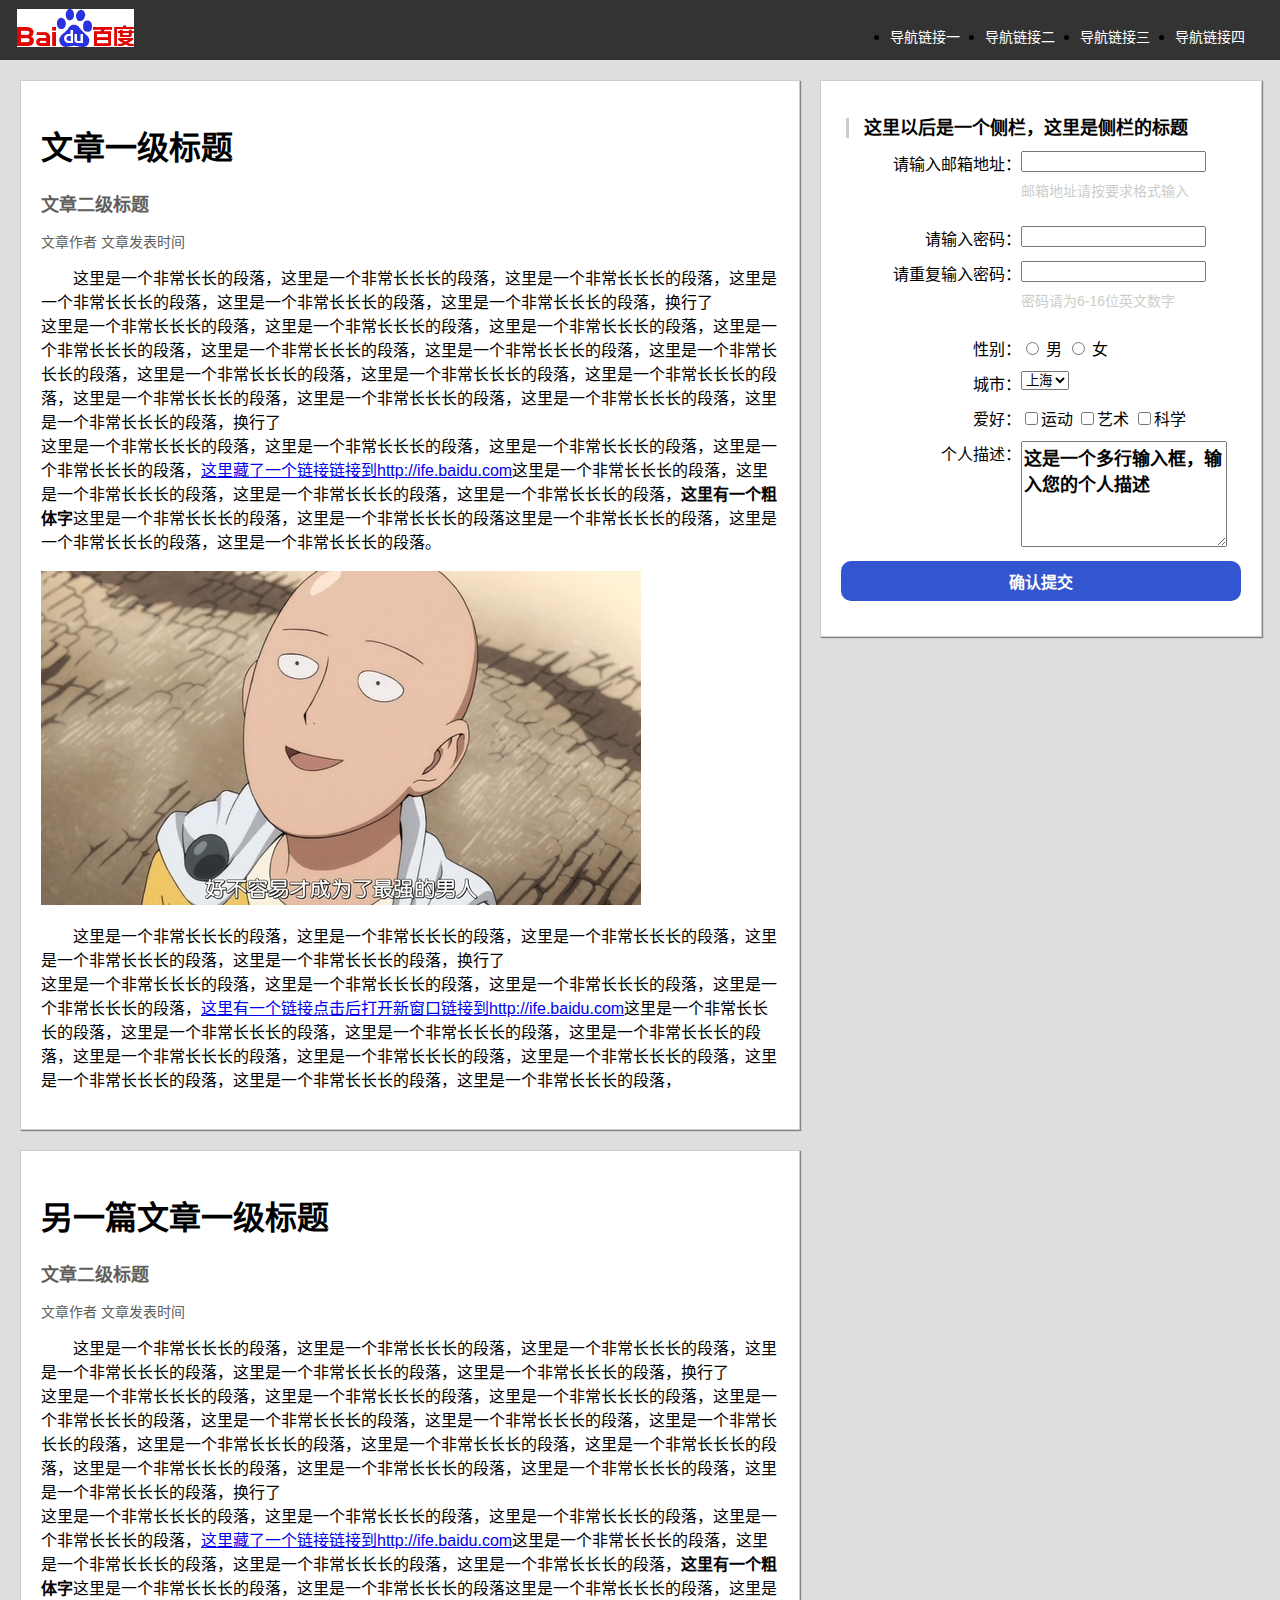
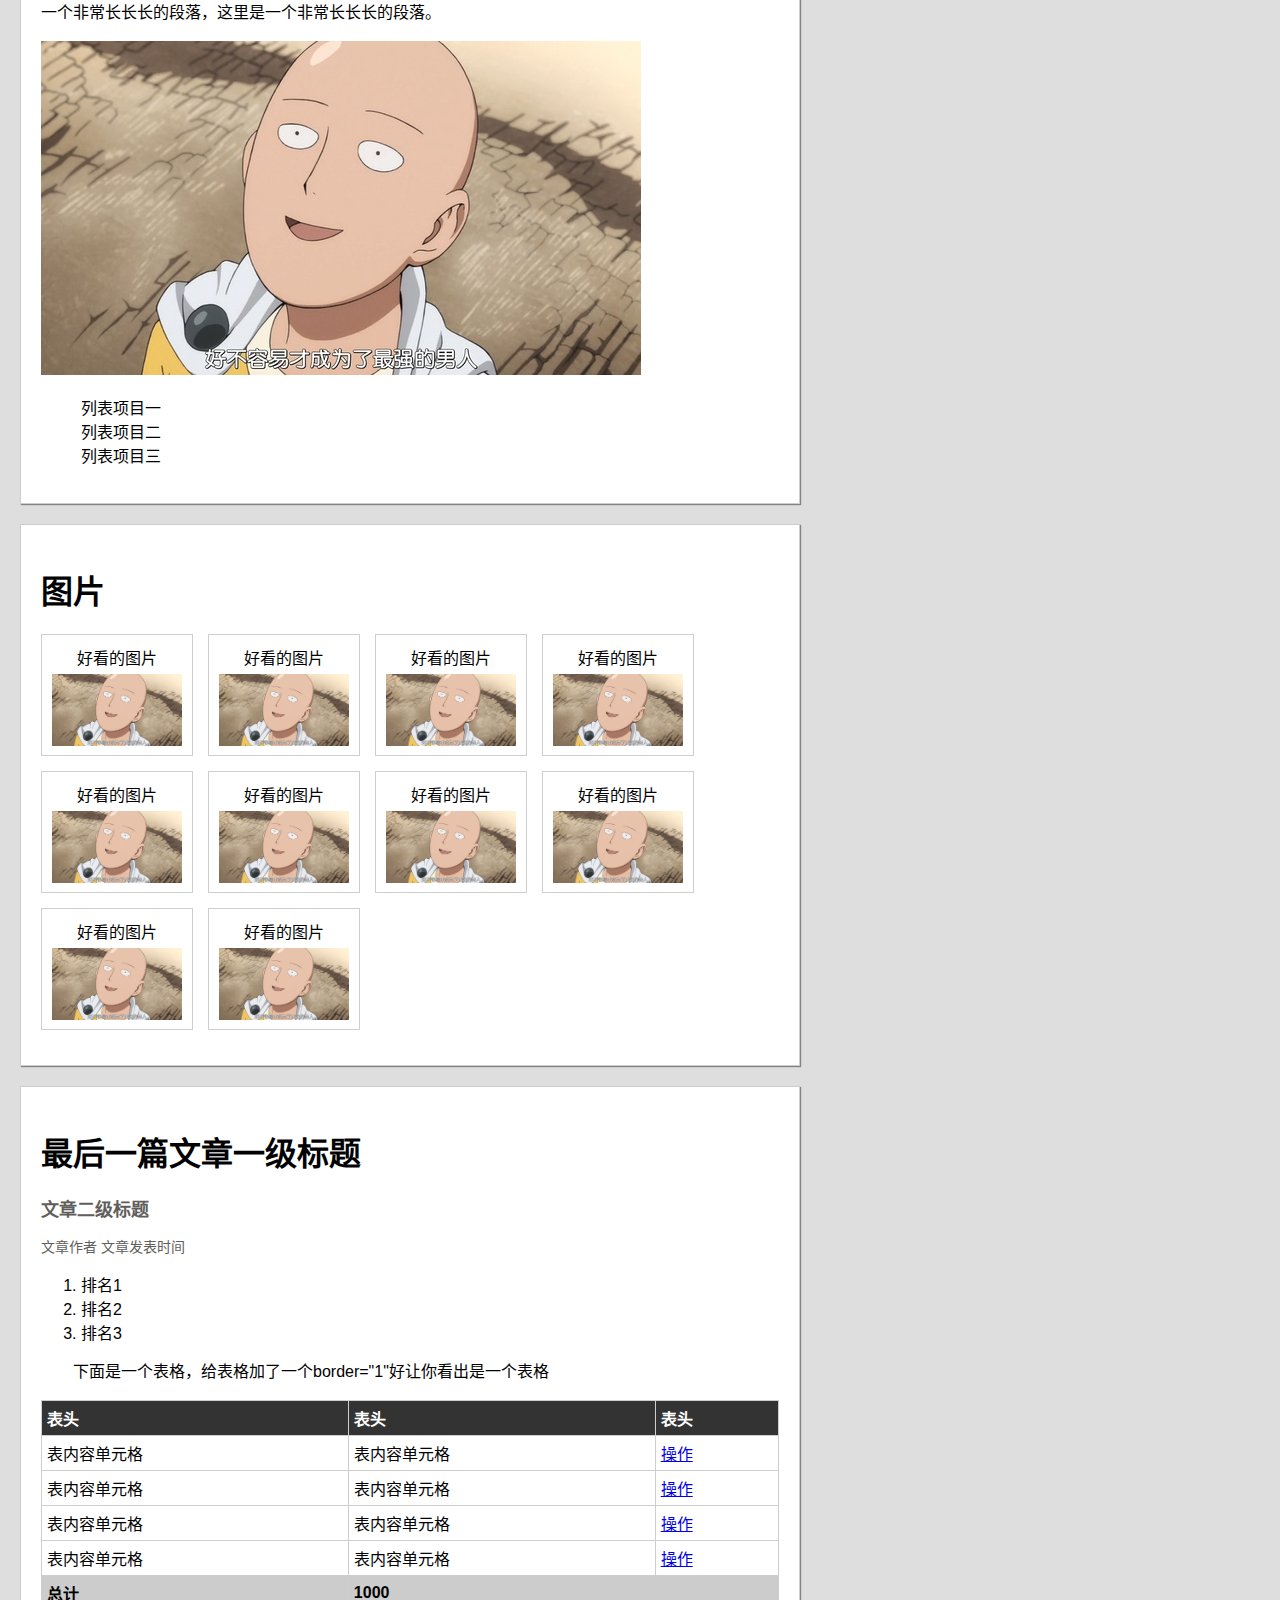
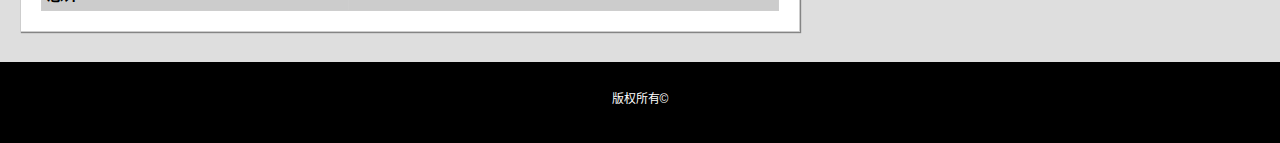
<file: 5/index.html>
<!DOCTYPE html>
<html lang="zh-CN">
<head>
	<meta charset="UTF-8">
	<title>任务五：零基础HTML及CSS编码（二）</title>
	<link rel="stylesheet" href="css/style.css">
</head>
<body>
	<!-- 头部导航 -->
	<header>
		<div class="nav-logo">
			<a href="http://www.baidu.com" title="百度链接"  >
				<img src="img/baidu_jgylogo3.gif" alt="百度logo" title="百度logo">
			</a>
		</div>
		<ul class="navbar">
			<li><a href="#" title="导航链接一">导航链接一</a></li>
			<li><a href="#" title="导航链接二">导航链接二</a></li>
			<li><a href="#" title="导航链接三">导航链接三</a></li>
			<li><a href="#" title="导航链接四">导航链接四</a></li>
		</ul>
	</header>
		
	<!-- 主体 -->
	<div class="container">
		<div class="article">
			<!-- 文章 -->
			<article>
				<h1>文章一级标题</h1>
				<h2>文章二级标题</h2>
				<span>文章作者</span> <span>文章发表时间</span>
				<p>这里是一个非常长长的段落，这里是一个非常长长长的段落，这里是一个非常长长长的段落，这里是一个非常长长长的段落，这里是一个非常长长长的段落，这里是一个非常长长长的段落，换行了<br />这里是一个非常长长长的段落，这里是一个非常长长长的段落，这里是一个非常长长长的段落，这里是一个非常长长长的段落，这里是一个非常长长长的段落，这里是一个非常长长长的段落，这里是一个非常长长长的段落，这里是一个非常长长长的段落，这里是一个非常长长长的段落，这里是一个非常长长长的段落，这里是一个非常长长长的段落，这里是一个非常长长长的段落，这里是一个非常长长长的段落，这里是一个非常长长长的段落，换行了<br />这里是一个非常长长长的段落，这里是一个非常长长长的段落，这里是一个非常长长长的段落，这里是一个非常长长长的段落，<a href="http://ife.baidu.com" title="百度前端学院">这里藏了一个链接链接到http://ife.baidu.com</a>这里是一个非常长长长的段落，这里是一个非常长长长的段落，这里是一个非常长长长的段落，这里是一个非常长长长的段落，<strong>这里有一个粗体字</strong>这里是一个非常长长长的段落，这里是一个非常长长长的段落这里是一个非常长长长的段落，这里是一个非常长长长的段落，这里是一个非常长长长的段落。</p>
				<img src="img/super.jpg" alt="我秃了也变强了" title="我秃了也变强了">
				<p>这里是一个非常长长长的段落，这里是一个非常长长长的段落，这里是一个非常长长长的段落，这里是一个非常长长长的段落，这里是一个非常长长长的段落，换行了<br />这里是一个非常长长长的段落，这里是一个非常长长长的段落，这里是一个非常长长长的段落，这里是一个非常长长长的段落，<a href="http://ife.baidu.com" title="百度前端学院" target="_blank">这里有一个链接点击后打开新窗口链接到http://ife.baidu.com</a>这里是一个非常长长长的段落，这里是一个非常长长长的段落，这里是一个非常长长长的段落，这里是一个非常长长长的段落，这里是一个非常长长长的段落，这里是一个非常长长长的段落，这里是一个非常长长长的段落，这里是一个非常长长长的段落，这里是一个非常长长长的段落，这里是一个非常长长长的段落，
				</p>
			</article>

			<!-- 文章 -->
			<article>
				<h1>另一篇文章一级标题</h1>
				<h2>文章二级标题</h2>
				<span>文章作者</span> <span>文章发表时间</span>
				<p>这里是一个非常长长长的段落，这里是一个非常长长长的段落，这里是一个非常长长长的段落，这里是一个非常长长长的段落，这里是一个非常长长长的段落，这里是一个非常长长长的段落，换行了<br />这里是一个非常长长长的段落，这里是一个非常长长长的段落，这里是一个非常长长长的段落，这里是一个非常长长长的段落，这里是一个非常长长长的段落，这里是一个非常长长长的段落，这里是一个非常长长长的段落，这里是一个非常长长长的段落，这里是一个非常长长长的段落，这里是一个非常长长长的段落，这里是一个非常长长长的段落，这里是一个非常长长长的段落，这里是一个非常长长长的段落，这里是一个非常长长长的段落，换行了<br />这里是一个非常长长长的段落，这里是一个非常长长长的段落，这里是一个非常长长长的段落，这里是一个非常长长长的段落，<a href="http://ife.baidu.com" title="百度前端学院">这里藏了一个链接链接到http://ife.baidu.com</a>这里是一个非常长长长的段落，这里是一个非常长长长的段落，这里是一个非常长长长的段落，这里是一个非常长长长的段落，<strong>这里有一个粗体字</strong>这里是一个非常长长长的段落，这里是一个非常长长长的段落这里是一个非常长长长的段落，这里是一个非常长长长的段落，这里是一个非常长长长的段落。</p>
				<img src="img/super.jpg" alt="我秃了也变强了" title="我秃了也变强了">
				<ul>
					<li>列表项目一</li>
					<li>列表项目二</li>
					<li>列表项目三</li>
				</ul>
			</article>
			<!-- 图片 -->
			<div class="img-coll">
				<h1>图片</h1>
				<figure>
					<p>好看的图片</p>
					<img src="img/super.jpg" alt="我秃了也变强了" title="我秃了也变强了">
				</figure>
				<figure>
					<p>好看的图片</p>
					<img src="img/super.jpg" alt="我秃了也变强了" title="我秃了也变强了">
				</figure>
				<figure>
					<p>好看的图片</p>
					<img src="img/super.jpg" alt="我秃了也变强了" title="我秃了也变强了">
				</figure>
				<figure>
					<p>好看的图片</p>
					<img src="img/super.jpg" alt="我秃了也变强了" title="我秃了也变强了">
				</figure>
				<figure>
					<p>好看的图片</p>
					<img src="img/super.jpg" alt="我秃了也变强了" title="我秃了也变强了">
				</figure>
				<figure>
					<p>好看的图片</p>
					<img src="img/super.jpg" alt="我秃了也变强了" title="我秃了也变强了">
				</figure>
				<figure>
					<p>好看的图片</p>
					<img src="img/super.jpg" alt="我秃了也变强了" title="我秃了也变强了">
				</figure>
				<figure>
					<p>好看的图片</p>
					<img src="img/super.jpg" alt="我秃了也变强了" title="我秃了也变强了">
				</figure>
				<figure>
					<p>好看的图片</p>
					<img src="img/super.jpg" alt="我秃了也变强了" title="我秃了也变强了">
				</figure>
				<figure>
					<p>好看的图片</p>
					<img src="img/super.jpg" alt="我秃了也变强了" title="我秃了也变强了">
				</figure>
			</div>
			
			<!-- 文章 -->
			<article>
				<h1>最后一篇文章一级标题</h1>
				<h2>文章二级标题</h2>
				<span>文章作者</span> <span>文章发表时间</span>
				<ol>
					<li>排名1</li>
					<li>排名2</li>
					<li>排名3</li>
				</ol>
				<p>下面是一个表格，给表格加了一个border="1"好让你看出是一个表格</p>
				<table class="article-table">
					<tr>
						<th>表头</th>
						<th>表头</th>
						<th>表头</th>
					</tr>
					<tr>
						<td>表内容单元格</td>
						<td>表内容单元格</td>
						<td><a href="#" title="操作">操作</a></td>
					</tr>
					<tr>
						<td>表内容单元格</td>
						<td>表内容单元格</td>
						<td><a href="#" title="操作">操作</a></td>
					</tr>
					<tr>
						<td>表内容单元格</td>
						<td>表内容单元格</td>
						<td><a href="#" title="操作">操作</a></td>
					</tr>
					<tr>
						<td>表内容单元格</td>
						<td>表内容单元格</td>
						<td><a href="#" title="操作">操作</a></td>
					</tr>
					<tr>
						<td>总计</td>
						<td colspan="2">1000</td>
					</tr>
				</table>
			</article>
		</div>

		<!-- 侧栏 -->
		<aside>
			<h1>这里以后是一个侧栏，这里是侧栏的标题</h1>
			<form method="post" action="">
				<div class="input-box box-h">
					<label for="email" class="input-text">请输入邮箱地址：</label>
					<input type="text" id="email" value="" class="input-pos" />
					<p class="tip">邮箱地址请按要求格式输入</p>
				</div>
				<div class="input-box">
					<label for="password" class="input-text">请输入密码：</label>
					<input type="password" id="password" value="" class="input-pos" />
				</div>
				<div class="input-box box-h">
					<label for="repassword" class="input-text">请重复输入密码：</label>
					<input type="password" id="repassword" value="" class="input-pos" />
					<p class="tip">密码请为6-16位英文数字</p>
				</div>
				<div class="input-box">
					<span class="input-text">性别：</span>
					<div class="input-pos">
						<input type="radio" name="sex" value="male" id="male" />
						<label for="male">男</label>
						<input type="radio" name="sex" value="female" id="female" />
						<label for="female">女</label>
					</div>
				</div>
				<div class="input-box">
					<label class="input-text">城市：</label>
					<select class="input-pos">
						<option value="上海">上海</option>
						<option value="温州">温州</option>
						<option value="重庆">重庆</option>
						<option value="杭州">杭州</option>
				    </select>    
				</div>
				<div class="input-box">
					<label class="input-text">爱好：</label>
					<div class="input-pos">
						<input type="checkbox" id="sport" /><label for="sport">运动</label>
						<input type="checkbox" id="art" /><label for="art">艺术</label>
						<input type="checkbox" id="science" /><label for="science">科学</label>
					</div>
				</div>
				<div class="input-box box-h2">
					<span class="input-text">个人描述：</span>
					<textarea class="input-pos person-text">这是一个多行输入框，输入您的个人描述</textarea>
				</div>
				<input type="submit" value="确认提交" class="input-box sub-btn" />
			</form>
		</aside>

	</div>
	
	<!-- 底部 -->
	<footer>
		<p>版权所有&copy;</p>
	</footer>
</body>
</html>
</file>
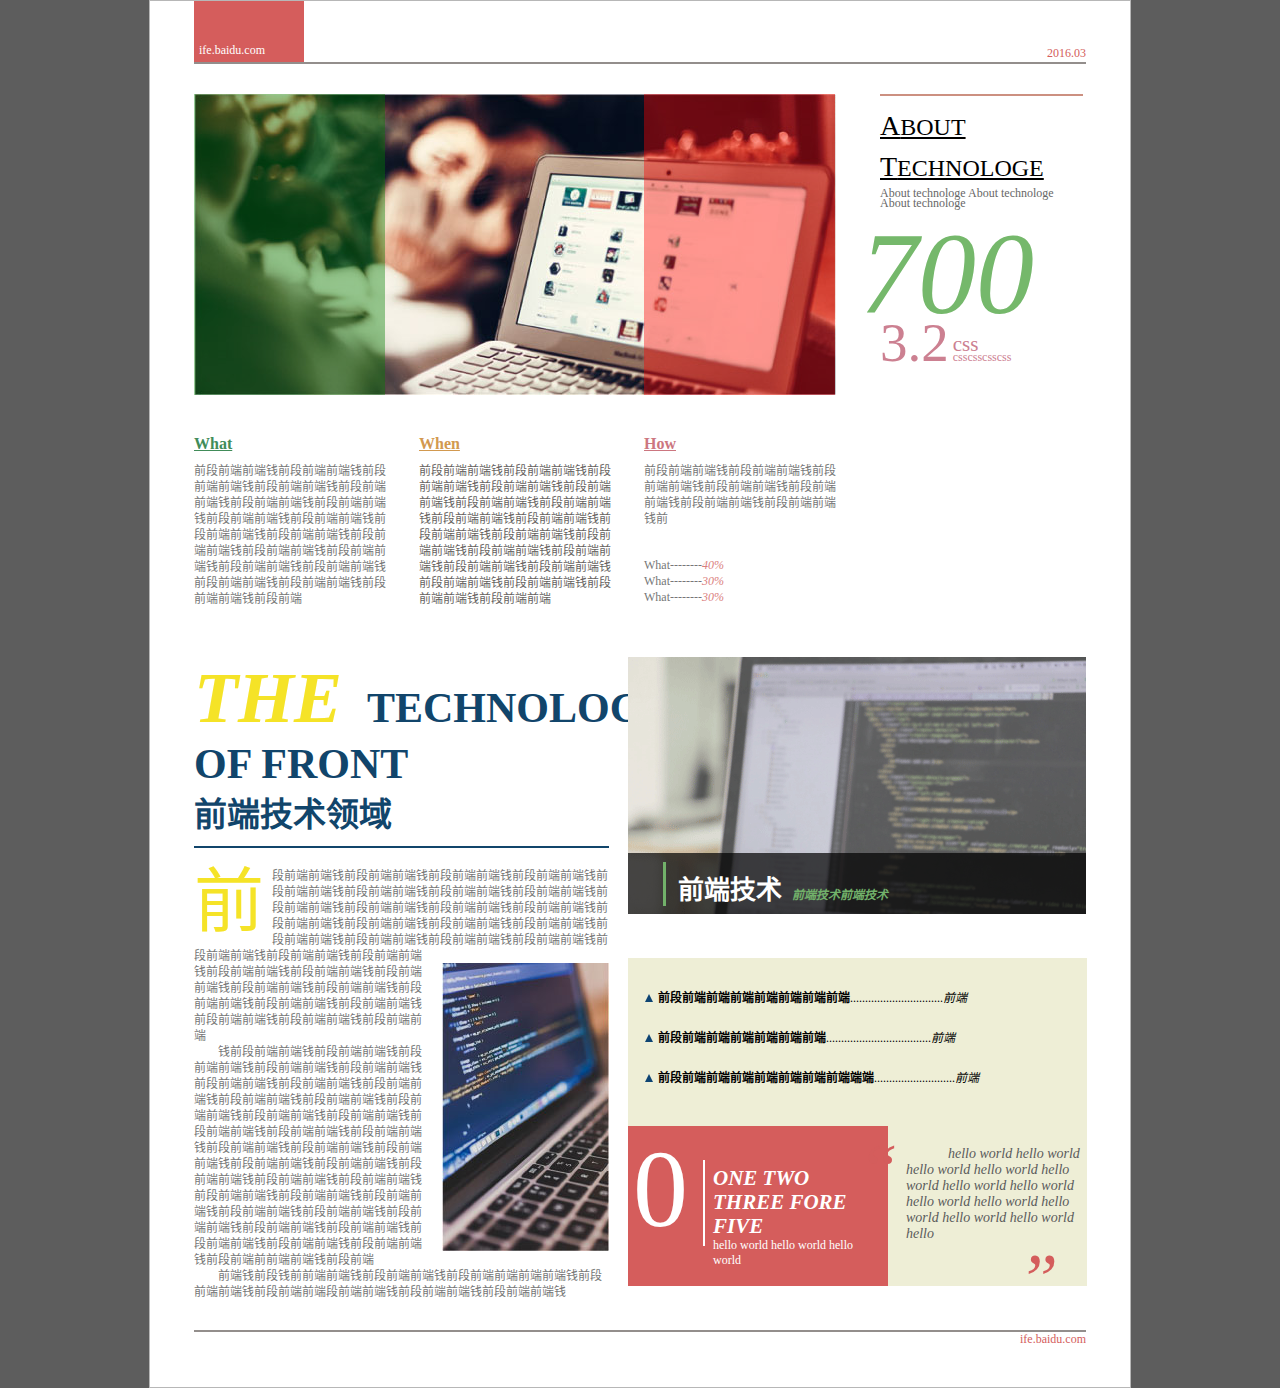
<file: 6/index.html>
<!DOCTYPE html>
<html lang="zh-CN">
<head>
	<meta charset="UTF-8">
	<title>任务六：通过HTML及CSS模拟报纸排版</title>
	<link rel="stylesheet" href="css/style.css">
</head>
<body>
	<div class="container">
		<header>
			<div class="top-name">
				<span>ife.baidu.com</span>
			</div>
			<time>2016.03</time>
		</header>
		<div class="content">
			<div class="banner clearfix">
				<div class="show-img">
					<img src="img/task_1_6_1_03.jpg" alt="banner" title="banner" >
				</div>
				<div class="about">
					<h1>ABOUT</h1>
					<h1>TECHNOLOGE</h1>
					<p>About technologe About technologe About technologe</p>
					<span class="text-large">700</span>
					<span class="text-medium">3.2</span>
					<p class="small-p"><span>css</span><small>csscsscsscss</small></p>
				</div>
			</div>
			
			<article>
				<ul class="article-list clearfix">
					<li class="p-one">
						<h2>What</h2>
						<p>前段前端前端钱前段前端前端钱前段前端前端钱前段前端前端钱前段前端前端钱前段前端前端钱前段前端前端钱前段前端前端钱前段前端前端钱前段前端前端钱前段前端前端钱前段前端前端钱前段前端前端钱前段前端前端钱前段前端前端钱前段前端前端钱前段前端前端钱前段前端前端钱前段前端前端钱前段前端</p>
					</li>
					<li class="p-two">
						<h2>When</h2>
						<p>前段前端前端钱前段前端前端钱前段前端前端钱前段前端前端钱前段前端前端钱前段前端前端钱前段前端前端钱前段前端前端钱前段前端前端钱前段前端前端钱前段前端前端钱前段前端前端钱前段前端前端钱前段前端前端钱前段前端前端钱前段前端前端钱前段前端前端钱前段前端前端钱前段前端前端钱前段前端前端</p>
					</li>
					<li class="p-three">
						<h2>How</h2>
						<p>前段前端前端钱前段前端前端钱前段前端前端钱前段前端前端钱前段前端前端钱前段前端前端钱前段前端前端钱前</p>
						<div class="data-list">
							<p>What--------<span>40%</span></p>
							<p>What--------<span>30%</span></p>
							<p>What--------<span>30%</span></p>
						</div>
					</li>
				</ul>
			</article>
			
			<article class="article-content clearfix">
				<div class="article-intro clearfix">
					<h1><span>THE</span>TECHNOLOGE</h1>
					<h1>OF FRONT</h1>
					<h2>前端技术领域</h2>
					<p class="first-p">前段前端前端钱前段前端前端钱前段前端前端钱前段前端前端钱前段前端前端钱前段前端前端钱前段前端前端钱前段前端前端钱前段前端前端钱前段前端前端钱前段前端前端钱前段前端前端钱前段前端前端钱前段前端前端钱前段前端前端钱前段前端前端钱前段前端前端钱前段前端前端钱<img src="img/task_1_6_1_11.jpg" class="art-img" alt="">前段前端前端钱前段前端前端钱前段前端前端钱前段前端前端钱前段前端前端钱前段前端前端钱前段前端前端钱前段前端前端钱前段前端前端钱前段前端前端钱前段前端前端钱前段前端前端钱前段前端前端钱前段前端前端钱前段前端前端钱前段前端前端</p>
					<p>钱前段前端前端钱前段前端前端钱前段前端前端钱前段前端前端钱前段前端前端钱前段前端前端钱前段前端前端钱前段前端前端钱前段前端前端钱前段前端前端钱前段前端前端钱前段前端前端钱前段前端前端钱前段前端前端钱前段前端前端钱前段前端前端钱前段前端前端钱前段前端前端钱前段前端前端钱前段前端前端钱前段前端前端钱前段前端前端钱前段前端前端钱前段前端前端钱前段前端前端钱前段前端前端钱前段前端前端钱前段前端前端钱前段前端前端钱前段前端前端钱前段前端前端钱前段前端前端钱前段前端前端钱前段前端前端钱前段前端前端钱前段前端前前端前端钱前段前端</p>
					<p>前端钱前段钱前前端前端钱前段前端前端钱前段前端前端前端前端钱前段前端前端钱前段前端前端段前端前端钱前段前端前端钱前段前端前端钱</p>
				</div>
				<div class="article-img">

					<img src="img/task_1_6_1_07.gif" alt="">
					<h3>前端技术<span>前端技术前端技术</span></h3>


					<div class="art-note">
						<ul>
							<li><h4>前段前端前端前端前端前端前端前端</h4>...............................<span>前端</span></li>
							<li><h4>前段前端前端前端前端前端前端</h4>...................................<span>前端</span></li>
							<li><h4>前段前端前端前端前端前端前端前端端端</h4>...........................<span>前端</span></li>
						</ul>
						<div class="num-box">
							<span>0</span>
							<div class="box-content">
								<h4>ONE TWO</h4>
								<h4>THREE FORE FIVE</h4>
								<p>hello world hello world hello world</p>
							</div>
						</div>
						
						<div class="long-text">
							<p><span class="first-quotes">“</span>hello world hello world hello world hello world hello world hello world hello world hello world hello world hello world hello world hello world hello <span class="last-quotes">”</span></p>
						</div>
					</div>
				</div>
			</article>


		</div>


		<footer>
			<span>ife.baidu.com</span>
		</footer>
	</div>
</body>
</html>
</file>
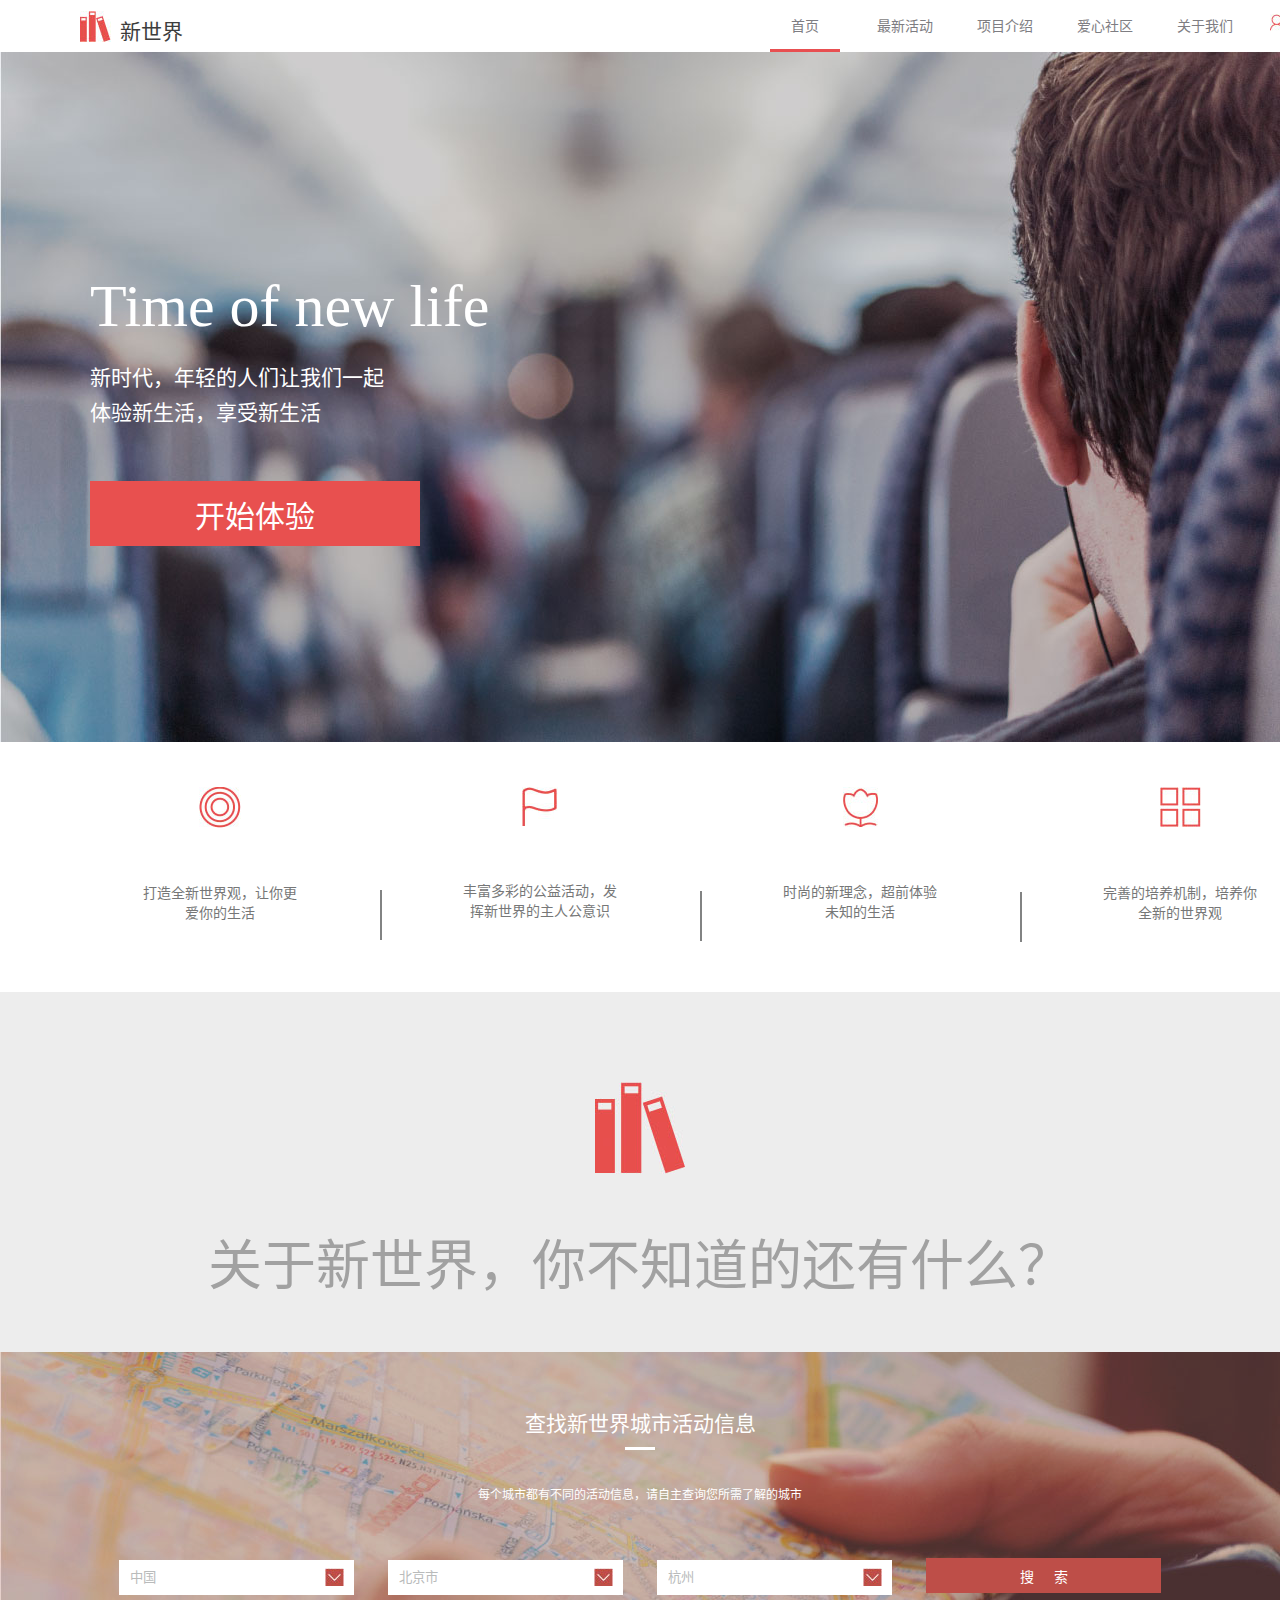
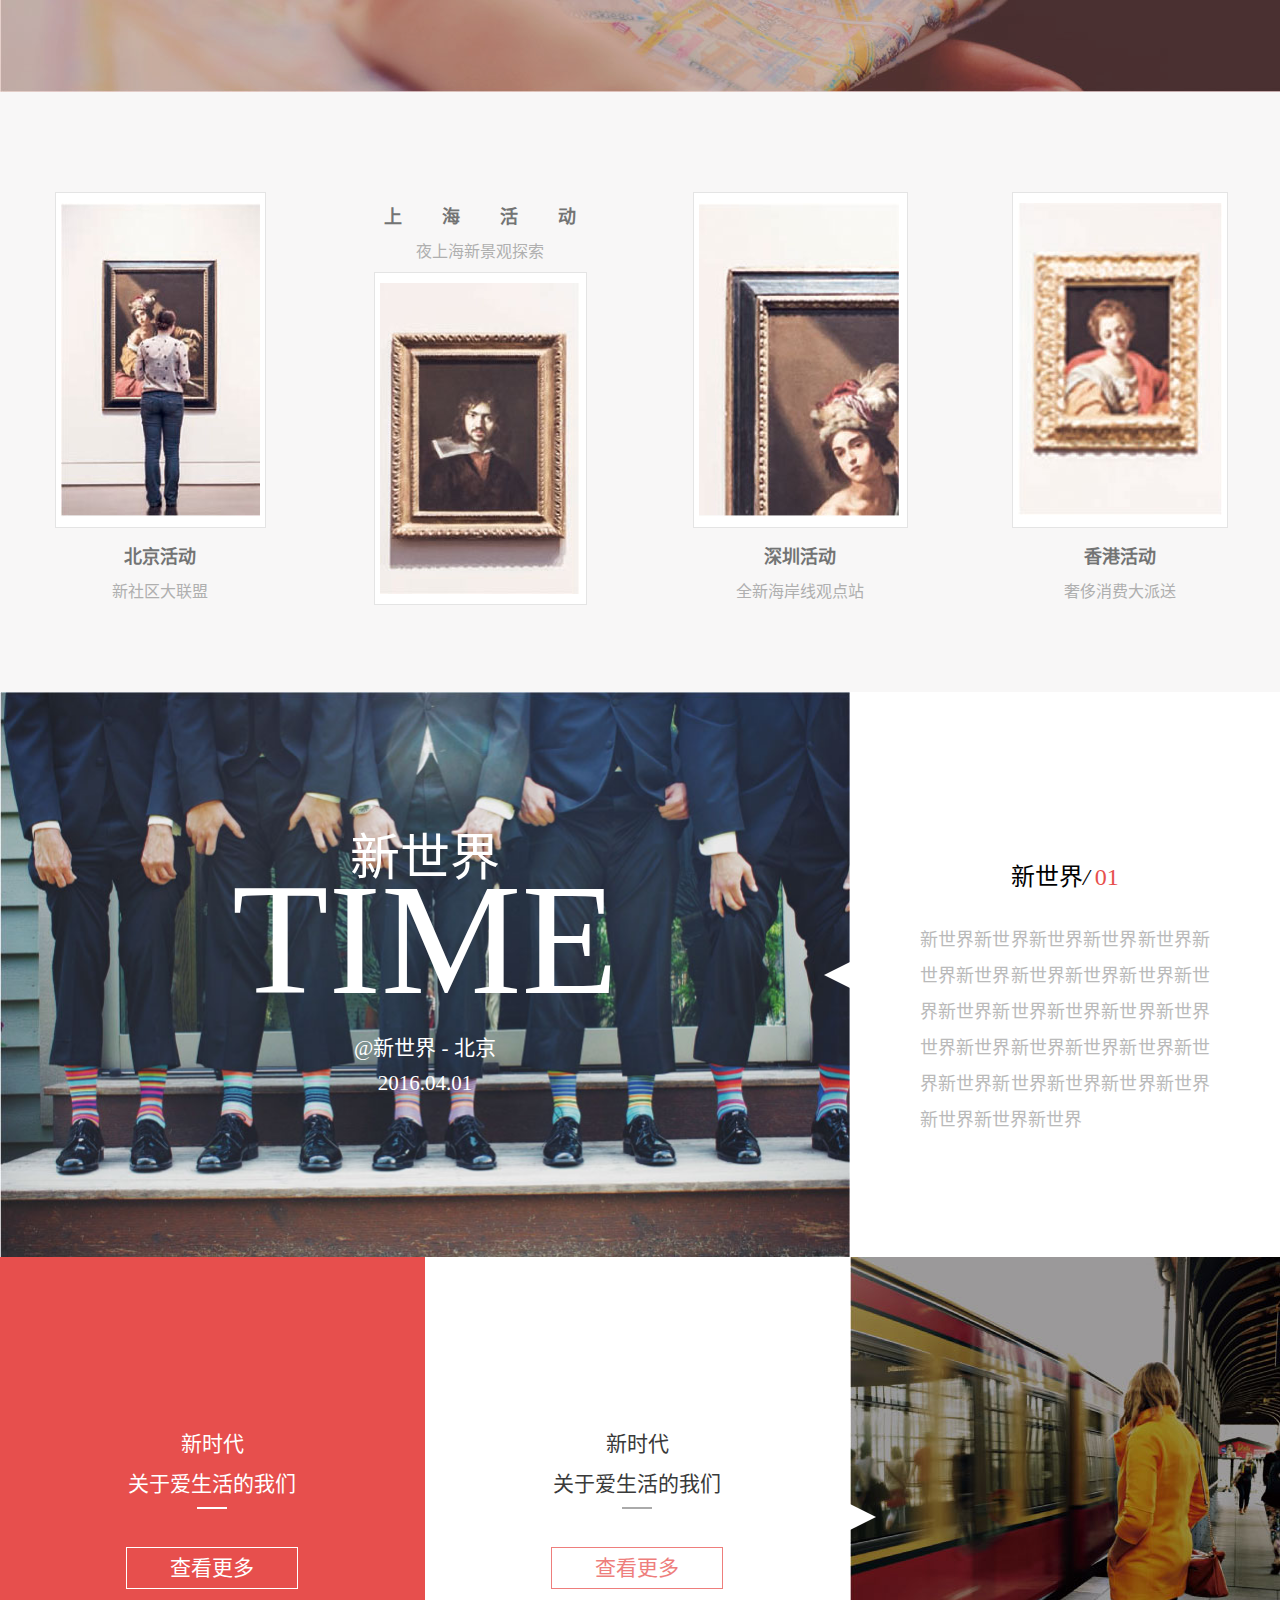
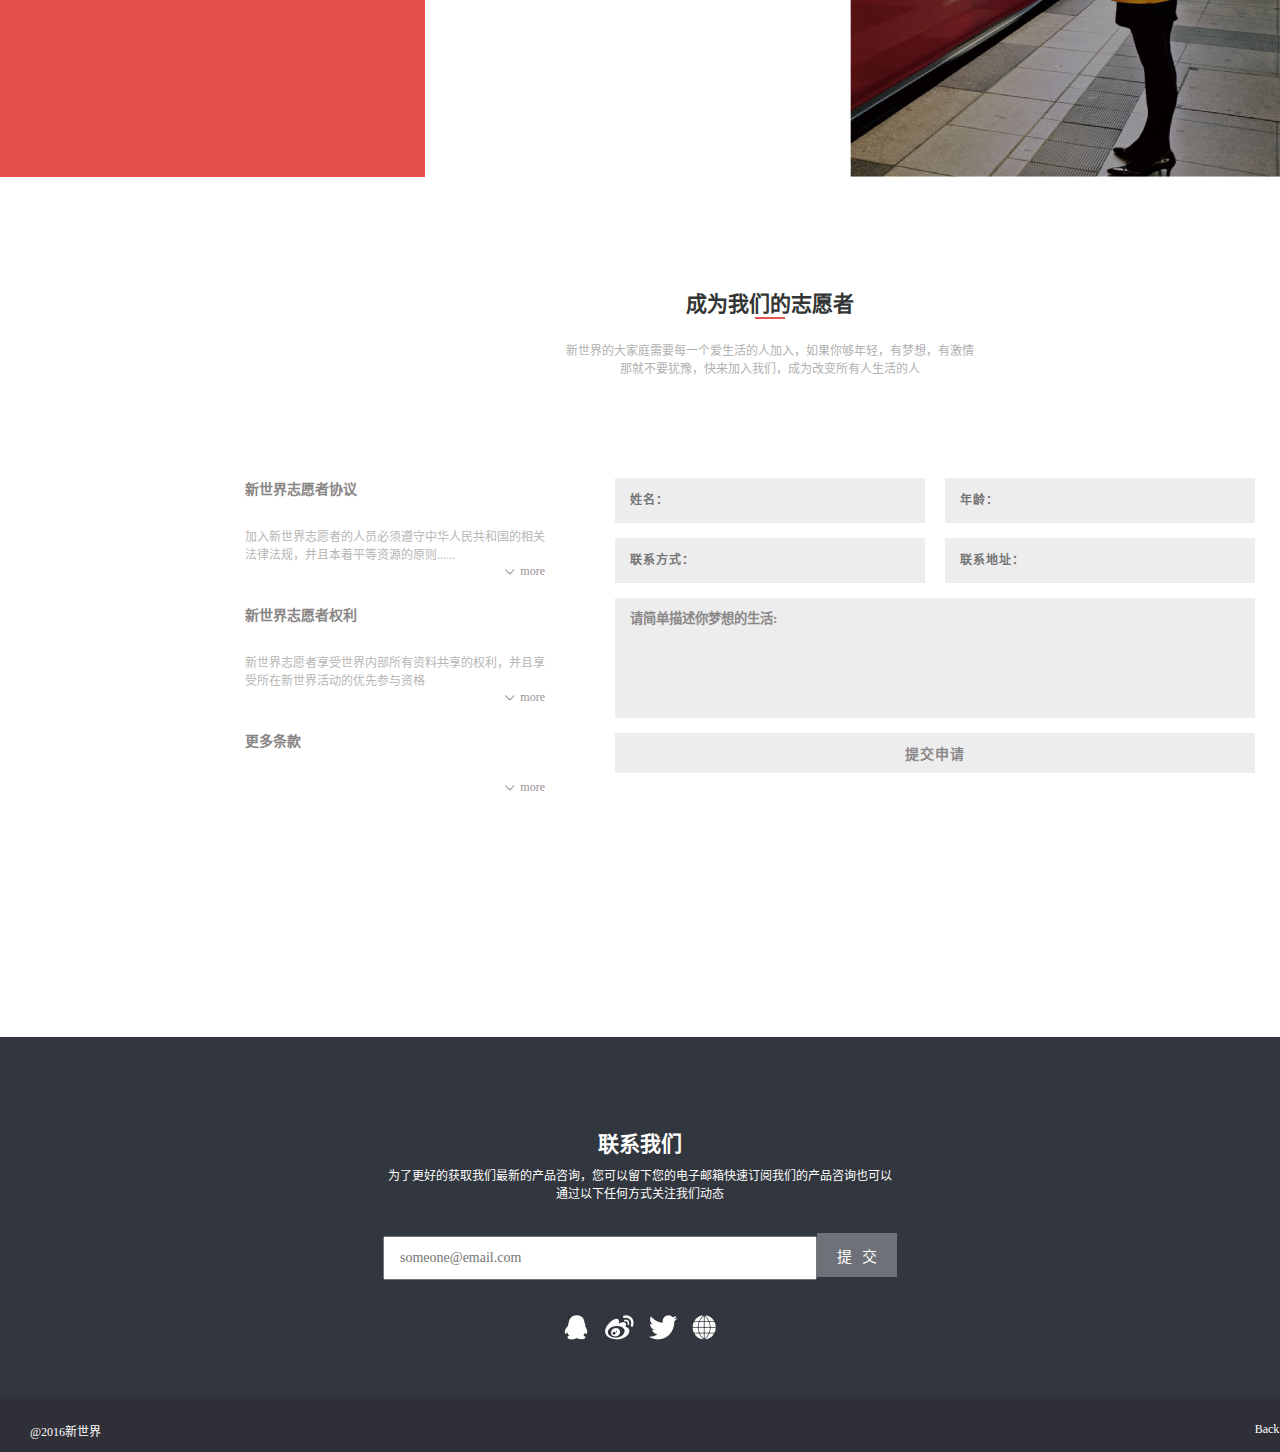
<file: 7/index.html>
<!DOCTYPE html>
<html lang="zh-CN">
<head>
	<meta charset="UTF-8">
	<title>任务七：实现常见的技术产品官网的页面架构及样式布局</title>
	<link rel="stylesheet" href="css/style.css">
</head>
<body>
	<header id="top">
		<div class="header-wrap">
			<div class="header-title">
				<a href="" title="title">新世界</a>
			</div>
			<nav class="top-nav">
				<a href="" class="active">首页</a>
				<a href="">最新活动</a>
				<a href="">项目介绍</a>
				<a href="">爱心社区</a>
				<a href="">关于我们</a>
				<a href="" class="login-btn">登录</a>
			</nav>
		</div>	
	</header>
	<div class="banner">
		<div class="banner-wrap">
			<div class="banner-desc">
				<h1>Time of new life</h1>
				<h2>新时代，年轻的人们让我们一起</h2>
				<h2>体验新生活，享受新生活</h2>
				<button>开始体验</button>
			</div>
		</div>
	</div>
	<div class="container">
		<ul class="intro-list">
			<li>
				<img src="img/intro-icon1.jpg" alt="">
				<p>打造全新世界观，让你更爱你的生活</p>
			</li>
			<li>
				<img src="img/intro-icon2.jpg" alt="">
				<p>丰富多彩的公益活动，发挥新世界的主人公意识</p>
			</li>
			<li>
				<img src="img/intro-icon3.jpg" alt="">
				<p>时尚的新理念，超前体验未知的生活</p>
			</li>
			<li>
				<img src="img/intro-icon4.jpg" alt="">
				<p>完善的培养机制，培养你全新的世界观</p>
			</li>
		</ul>
	</div>
	
	<div class="poster">
		<div class="poster-wrap">
			<h1>关于新世界，你不知道的还有什么？</h1>
		</div>
	</div>
	

	<div class="city-search">
		<div class="city-wrap">
			<h2>查找新世界城市活动信息</h2>
			<p>每个城市都有不同的活动信息，请自主查询您所需了解的城市</p>

			<select>
				<option value="">中国</option>
				<option value="">日本</option>
				<option value="">韩国</option>
				<option value="">朝鲜</option>
			</select>

			<select>
				<option value="">北京市</option>
				<option value="">天津市</option>
				<option value="">河北省</option>
				<option value="">陕西省</option>
				<option value="">内蒙古自治区</option>
				<option value="">浙江省</option>
			</select>

			<select>
				<option value="">杭州</option>
				<option value="">温州</option>
				<option value="">宁波</option>
				<option value="">衢州</option>
			</select>

			<button>搜索</button>
		</div>		
	</div>
	
	<div class="sh-activity">
		<div class="area-poster">
			<figure>
				<img src="img/bj-poster.jpg" alt="北京活动宣传图">
				<h3>北京活动</h3>
				<p>新社区大联盟</p>
			</figure>
			<figure>
				<h3 class="sh-text">上海活动</h3>
				<p>夜上海新景观探索</p>
				<img src="img/sh-poster.jpg" alt="上海活动宣传图">
			</figure>
			<figure>
				<img src="img/sz-poster.jpg" alt="深圳活动宣传图">
				<h3>深圳活动</h3>
				<p>全新海岸线观点站</p>
			</figure>
			<figure>
				<img src="img/xg-poster.jpg" alt="香港活动宣传图">
				<h3>香港活动</h3>
				<p>奢侈消费大派送</p>
			</figure>
		</div>	
	</div>
	

	<div class="bj-world">
		<div class="img-show">
			<h1>新世界</h1>
			<h2>TIME</h2>
			<p>@新世界 - 北京</p>
			<time>2016.04.01</time>
		</div>
		<div class="intro">
			<h4>新世界<i>/</i><span>01</span></h4>
			<p>新世界新世界新世界新世界新世界新世界新世界新世界新世界新世界新世界新世界新世界新世界新世界新世界世界新世界新世界新世界新世界新世界新世界新世界新世界新世界新世界新世界新世界新世界</p>
		</div>
		
	</div>

	<div class="our-life">
		<div class="life-left">
			<h1>新时代</h1>
			<h1>关于爱生活的我们</h1>
			<a href="">查看更多</a>
		</div>
		<div class="life-center">
			<h1>新时代</h1>
			<h1>关于爱生活的我们</h1>
			<a href="">查看更多</a>
		</div>
		<div class="life-right">
		</div>
	</div>
	

	<div class="join-us">
		<div class="join-title">
			<h1>成为我们的志愿者</h1>
			<p>新世界的大家庭需要每一个爱生活的人加入，如果你够年轻，有梦想，有激情</p>
			<p>那就不要犹豫，快来加入我们，成为改变所有人生活的人</p>
		</div>
		<div class="join-reg clearfix">
			<div class="join-agreement">
				<h2>新世界志愿者协议</h2>
				<p>加入新世界志愿者的人员必须遵守中华人民共和国的相关法律法规，并且本着平等资源的原则......</p>
				<a href="">more</a>
				<h2>新世界志愿者权利</h2>
				<p>新世界志愿者享受世界内部所有资料共享的权利，并且享受所在新世界活动的优先参与资格</p>
				<a href="">more</a>
				<h2>更多条款</h2>
				<a href="">more</a>
			</div>
			<div class="join-form">
				<input type="text" placeholder="姓名：" class="form-text">
				<input type="text" placeholder="年龄：" class="form-text">
				<input type="text" placeholder="联系方式：" class="form-text">
				<input type="text" placeholder="联系地址：" class="form-text">
				<textarea>请简单描述你梦想的生活:</textarea>
				<input type="submit" value="提交申请" class="sub-btn">
			</div>
		</div>
	</div>

	<footer>
		<div class="contact-us">
			<h1>联系我们</h1>
			<p>为了更好的获取我们最新的产品咨询，您可以留下您的电子邮箱快速订阅我们的产品咨询也可以通过以下任何方式关注我们动态</p>
			<input type="text" placeholder="someone@email.com" class="sub-mail"><button>提交</button>
			<div class="social">
				<img src="img/qq.jpg" alt="qq">
				<img src="img/sina.jpg" alt="sina">
				<img src="img/twiter.jpg" alt="twiter">
				<img src="img/web.jpg" alt="web">
			</div>
			
		</div>
		<div class="copyright">
			<span>@2016新世界</span>
			<a href="#top">Back to top</a>
		</div>
	</footer>
</body>
</html>
</file>
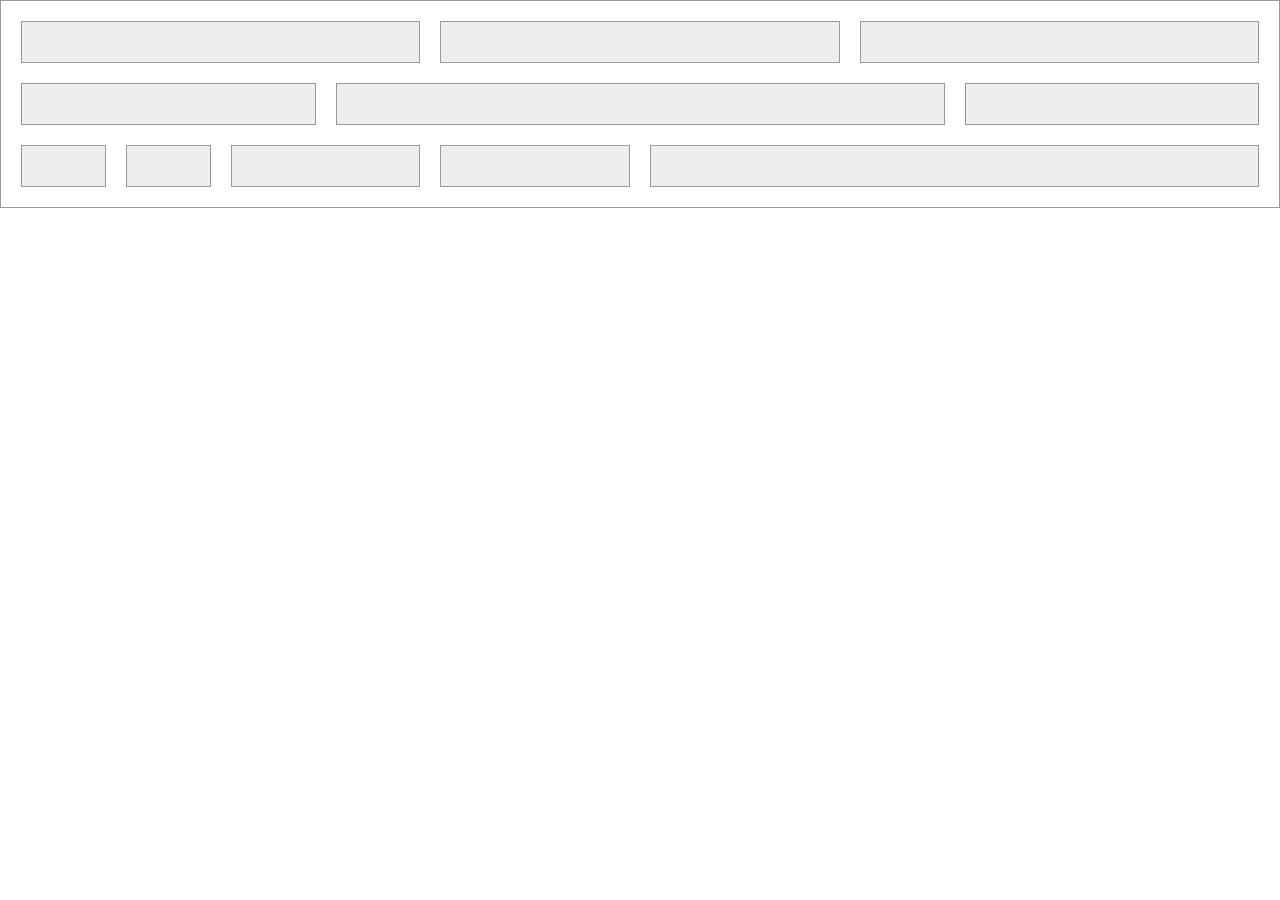
<file: 8/index.html>
<!DOCTYPE html>
<html>
<head>
	<meta charset="UTF-8">
	<title>任务八：响应式网格（栅格化）布局</title>
	<link rel="stylesheet" href="css/style.css">
</head>
<body>
	<div class="grid-container">
		<div class="row">
			<div class="col-md-4 col-sm-6"><p></p></div>
			<div class="col-md-4 col-sm-6"><p></p></div>
			<div class="col-md-4 col-sm-12"><p></p></div>
		</div>
		<div class="row">
			<div class="col-md-3 col-sm-3"><p></p></div>
			<div class="col-md-6 col-sm-6"><p></p></div>
			<div class="col-md-3 col-sm-3"><p></p></div>
		</div>
		<div class="row">
			<div class="col-md-1 col-sm-2"><p></p></div>
			<div class="col-md-1 col-sm-2"><p></p></div>
			<div class="col-md-2 col-sm-8"><p></p></div>
			<div class="col-md-2 col-sm-3"><p></p></div>
			<div class="col-md-6 col-sm-3"><p></p></div>
		</div>

	</div>
</body>
</html>
</file>
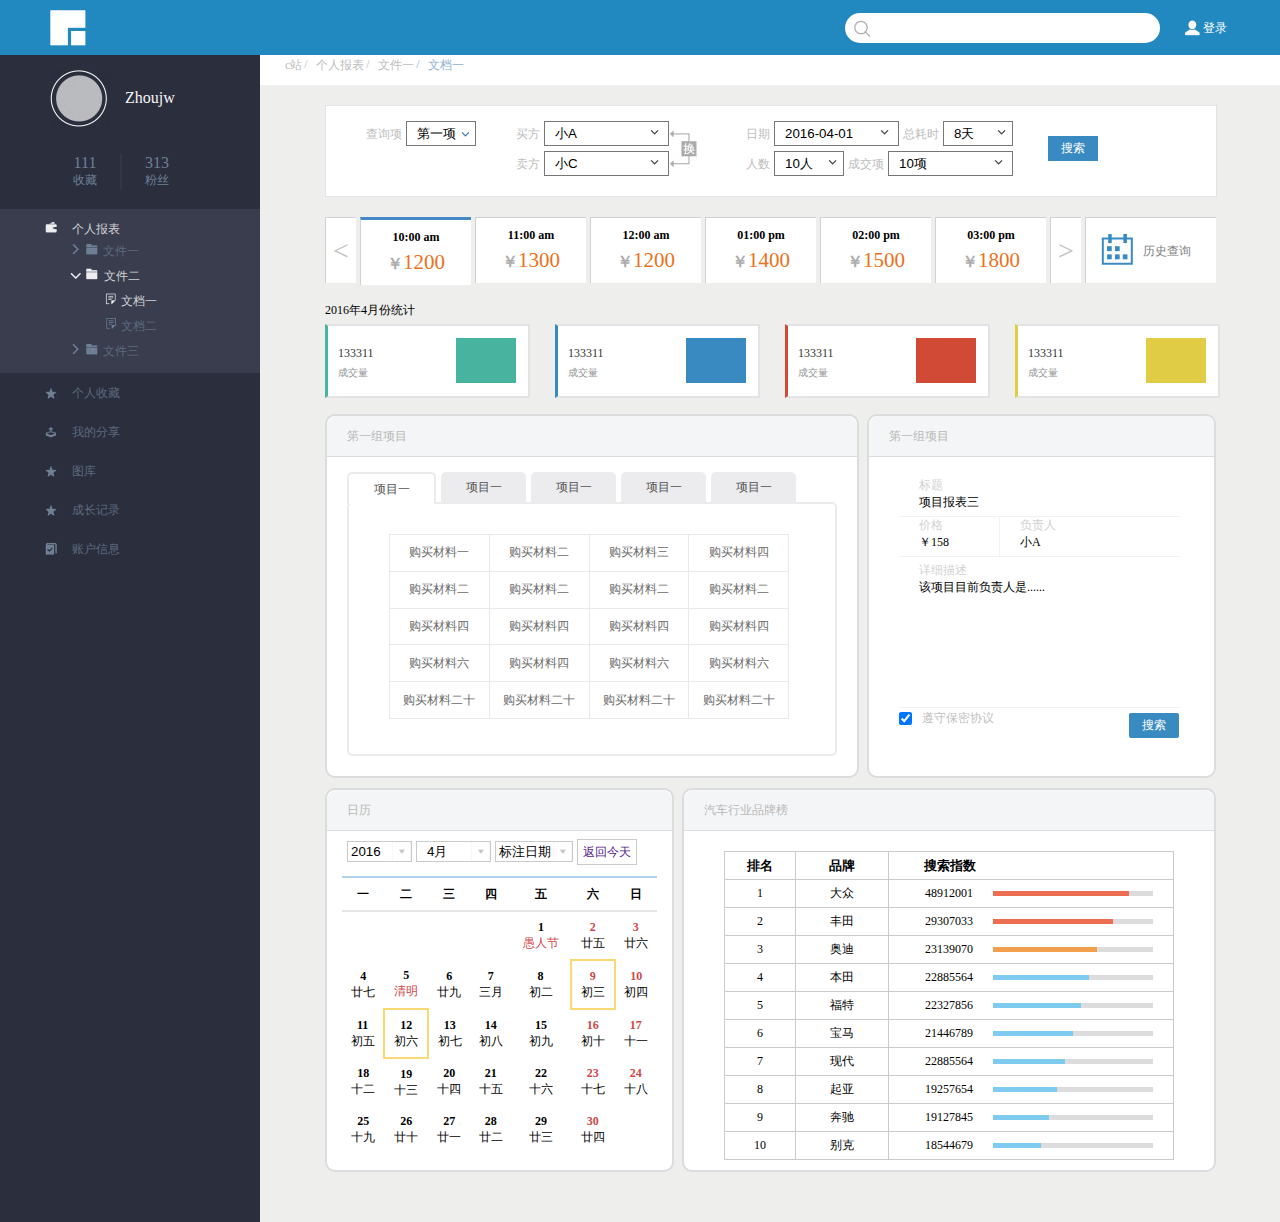
<file: 9/index.html>
<!DOCTYPE html>
<html>
<head>
	<meta charset="UTF-8">
	<title>任务九：使用HTML/CSS实现一个复杂页面</title>
	<link rel="stylesheet" href="css/style.css">
</head>
<body>
	<header>
		<div class="header-inner">
			<img src="img/logo.jpg" alt="logo" class="logo-img">
			<a href="" class="login-text">登录</a>
			<input type="text" class="search-box">
		</div>	
	</header>
	<div class="container">
		<aside>
			<div class="aside-header">
				<img src="img/avatar.jpg" alt="头像" class="avatar"> <span class="nick">Zhoujw</span>
				<ul class="user-data clearfix">
					<li>
						<span class="num">111</span>
						<span class="field">收藏</span>
					</li>
					<li>
						<span class="num">313</span>
				 		<span class="field">粉丝</span>
					</li>
				</ul> 
			</div>
			
			<ul class="menu">
				<li class="active">
					<img src="img/form.jpg" alt="" ><a href="" class="active-text">个人报表</a>
					<ul>
						<li><img src="img/arrow_off.jpg" alt=""><img src="img/file.jpg" alt=""><a href="">文件一</a></li>
					</ul>
					<ul>
						<li><img src="img/arrow_on.jpg" alt=""><img src="img/file_on.jpg" alt=""><a href="" class="active-text">文件二</a></li>
						<ul>
							<li><img src="img/doc_click.jpg" alt=""><a href="" class="active-text">文档一</a></li>
							<li><img src="img/doc.jpg" alt=""><a href="">文档二</a></li>
						</ul>
					</ul>
					<ul>
						<li><img src="img/arrow_off.jpg" alt=""><img src="img/file.jpg" alt=""><a href="">文件三</a></li>
					</ul>
				</li>
				<li><img src="img/collect.jpg" alt=""><a href="">个人收藏</a></li>
				<li><img src="img/share.jpg" alt=""><a href="">我的分享</a></li>
				<li><img src="img/collect.jpg" alt=""><a href="">图库</a></li>
				<li><img src="img/collect.jpg" alt=""><a href="">成长记录</a></li>
				<li><img src="img/account.jpg" alt=""><a href="">账户信息</a></li>
			</ul>
		</aside>
		
		<div class="content">
			<nav class="bread-nav">
				<a href="">c站</a>
				<a href="">个人报表</a>
				<a href="">文件一</a>
				<a href="" class="active">文档一</a>
			</nav>

			<div class="search-box">
				<ul class="search-term ">
					<span>查询项</span>
					<select><option value="第一项">第一项</option></select>
				</ul>
				<ul class="search-sale">
					<li>
						<span>买方</span>
						<select class="select-s1"><option value="小A">小A</option></select>
					</li>
					<li>
						<span>卖方</span>
						<select class="select-s1"><option value="小C">小C</option></select>
					</li>
					<li><img src="img/change.jpg" alt=""></li>
				</ul>
				<ul class="search-date">
					<li>
						<span>日期</span>
						<select class="select-s1"><option value="2016-04-01">2016-04-01</option></select>
						<span>总耗时</span>
						<select class="select-s2"><option value="8天">8天</option></select>
					</li>
					<li>
						<span>人数</span>
						<select class="select-s2"><option value="10人">10人</option></select>
						<span>成交项</span>
						<select class="select-s1"><option value="10项">10项</option></select>
					</li>
				</ul>
				<button>搜索</button>
			</div>
			
			<ul class="history-search">
				<a href=""><</a>
				<li class="active">
					<time>10:00 am</time>
					<span class="rmb-num">1200</span>
				</li>
				<li>
					<time>11:00 am</time>
					<span class="rmb-num">1300</span>
				</li>
				<li>
					<time>12:00 am</time>
					<span class="rmb-num">1200</span>
				</li>
				<li>
					<time>01:00 pm</time>
					<span class="rmb-num">1400</span>
				</li>
				<li>
					<time>02:00 pm</time>
					<span class="rmb-num">1500</span>
				</li>
				<li>
					<time>03:00 pm</time>
					<span class="rmb-num">1800</span>
				</li>
				<a href="">></a>
				<div class="history-box">
					<img src="img/history_search.jpg" alt="">
					<a href="">历史查询</a>
				</div>
			</ul>
			
			<h2>2016年4月份统计</h2>
			<ul class="count">
				<li class="count-green">
					<span class="count-num">133311</span>
					<span class="count-text">成交量</span>
					<div class="color-block"></div>
				</li>
				<li class="count-blue">
					<span class="count-num">133311</span>
					<span class="count-text">成交量</span>
					<div class="color-block"></div>
				</li>
				<li class="count-red">
					<span class="count-num">133311</span>
					<span class="count-text">成交量</span>
					<div class="color-block"></div>
				</li>
				<li class="count-yellow">
					<span class="count-num">133311</span>
					<span class="count-text">成交量</span>
					<div class="color-block"></div>
				</li>
				</li>
			</ul>
			
			<div class="one-project clearfix">
				<div class="one-project-list">
					<h2 class="title">第一组项目</h2>
					<ul class="pro-tab clearfix">
						<li class="active">项目一</li>
						<li>项目一</li>
						<li>项目一</li>
						<li>项目一</li>
						<li>项目一</li>
					</ul>
					<div class="pro-show">
						<table>
							<tr><td>购买材料一</td><td>购买材料二</td><td>购买材料三</td><td>购买材料四</td></tr>
							<tr><td>购买材料二</td><td>购买材料二</td><td>购买材料二</td><td>购买材料二</td></tr>
							<tr><td>购买材料四</td><td>购买材料四</td><td>购买材料四</td><td>购买材料四</td></tr>
							<tr><td>购买材料六</td><td>购买材料四</td><td>购买材料六</td><td>购买材料六</td></tr>
							<tr><td>购买材料二十</td><td>购买材料二十</td><td>购买材料二十</td><td>购买材料二十</td></tr>
						</table>
					</div>
					
				</div>
				<div class="one-project-search">
					<h2 class="title">第一组项目</h2>
					<div class="pro-title">
						<h3>标题</h3>
						<p>项目报表三</p>
					</div>
						<div class="pro-price">
							<h3>价格</h3>
							<p>￥158</p>
						</div>
						<div class="pro-person">
							<h3>负责人</h3>
							<p>小A</p>
						</div>
					<div class="pro-intro">
						<h3>详细描述</h3>
						<p>
							该项目目前负责人是......
						</p>
					</div>
					<input type="checkbox" checked id="agree"><label for="agree">遵守保密协议</label>
					<button>搜索</button>
				</div>
			</div>
			

			<div class="one-project clearfix">
				<div class="calendar">
					<h2 class="title">日历</h2>
					<div class="calender-head">
						<select class="year">
							<option value="2016">2016</option>
						</select>
						<select class="month">
							<option value="4月">4月</option>
						</select>
						<select class="date">
							<option value="标注日期">标注日期</option>
						</select>
						
						<a href="">返回今天</a>
					</div>
					<table>
						<tr>
						<th>一</th><th>二</th><th>三</th><th>四</th><th>五</th><th>六</th><th>日</th></tr>
						<tr>
						<td></td><td></td><td></td><td></td>
						<td><b>1</b><span class="light-day">愚人节</span></td>
						<td><b class="light-day">2</b><span>廿五</span></td>
						<td><b class="light-day">3</b><span>廿六</span></td>
						</tr>
						<tr>
						<td><b>4</b><span>廿七</span></td>
						<td><b>5</b><span class="light-day">清明</span></td>
						<td><b>6</b><span>廿九</span></td>
						<td><b>7</b><span>三月</span></td>
						<td><b>8</b><span>初二</span></td>
						<td class="light-date "><b class="light-day">9</b><span>初三</span></td>
						<td><b class="light-day">10</b><span>初四</span></td>
						
						</tr>
						<tr>
						<td><b>11</b><span>初五</span></td>
						<td class="light-date"><b>12</b><span>初六</span></td>
						<td><b>13</b><span>初七</span></td>
						<td><b>14</b><span>初八</span></td>
						<td><b>15</b><span>初九</span></td>
						<td><b class="light-day">16</b><span>初十</span></td>
						<td><b class="light-day">17</b><span>十一</span></td>
						</tr>

						<tr>
						<td><b>18</b><span>十二</span></td>
						<td><b>19</b><span>十三</span></td>
						<td><b>20</b><span>十四</span></td>
						<td><b>21</b><span>十五</span></td>
						<td><b>22</b><span>十六</span></td>
						<td><b class="light-day">23</b><span>十七</span></td>
						<td><b class="light-day">24</b><span>十八</span></td>
						</tr>
						<tr>
						<td><b>25</b><span>十九</span></td>
						<td><b>26</b><span>廿十</span></td>
						<td><b>27</b><span>廿一</span></td>
						<td><b>28</b><span>廿二</span></td>
						<td><b>29</b><span>廿三</span></td>
						<td><b class="light-day">30</b><span>廿四</span></td>
						<td></td>
						</tr>
					</table>
					
				</div>
				<div class="car-hot">
					<h2 class="title">汽车行业品牌榜</h2>
					<table>
						<tr><th class="rank">排名</th><th class="brand">品牌</th><th class="search-degree">搜索指数</th></tr>
						<tr><td>1</td><td>大众</td><td><span>48912001</span><div class="progress-bar"><div class="degree-one"></div></div></td></tr>
						<tr><td>2</td><td>丰田</td><td><span>29307033</span><div class="progress-bar"><div class="degree-two"></div></div></td></tr>
						<tr><td>3</td><td>奥迪</td><td><span>23139070</span><div class="progress-bar"><div class="degree-three"></div></div></td></tr>
						<tr><td>4</td><td>本田</td><td><span>22885564</span><div class="progress-bar"><div class="degree-normal" style="width:60%"></div></div></td></tr>
						<tr><td>5</td><td>福特</td><td><span>22327856</span><div class="progress-bar"><div class="degree-normal" style="width:55%"></div></div></td></tr>
						<tr><td>6</td><td>宝马</td><td><span>21446789</span><div class="progress-bar"><div class="degree-normal" style="width:50%"></div></div></td></tr>
						<tr><td>7</td><td>现代</td><td><span>22885564</span><div class="progress-bar"><div class="degree-normal" style="width:45%"></div></div></td></tr>
						<tr><td>8</td><td>起亚</td><td><span>19257654</span><div class="progress-bar"><div class="degree-normal" style="width:40%"></div></div></td></tr>
						<tr><td>9</td><td>奔驰</td><td><span>19127845</span><div class="progress-bar"><div class="degree-normal" style="width:35%"></div></div></td></tr>
						<tr><td>10</td><td>别克</td><td><span>18544679</span><div class="progress-bar"><div class="degree-normal" style="width:30%"></div></div></td></tr>
					</table>
				</div>
			</div>
		</div>

	</div>
</body>
</html>
</file>
<file: 12/css/style.css>
body {
	font-family: "微软雅黑";
}
.rank {
	margin-top: 20px;
	margin-left: 20px;
}
.rank tr {
	text-align: left;
}
.rank tr:first-of-type {
	color: #FFFFFF;
	background-color: #000000;
}
.rank tr:nth-child(2),
.rank tr:nth-child(3),
.rank tr:nth-child(4) {
	color: #F94246;
}
.rank tr:nth-child(2n+3) { 
	background:#CCCCCE;
}

.input-box {
	margin-top: 50px;
	margin-left: 20px;
	width: 100px;
	transition: width 2s;
	-moz-transition: width 2s;	/* Firefox 4 */
	-webkit-transition: width 2s;	/* Safari 和 Chrome */
	-o-transition: width 2s;
}
.input-box:focus {
	width: 200px;
}
.container {
	position: relative;
	margin-top: 50px;
	margin-left: 20px;
	width: 300px;
	height: 200px;
	overflow: hidden;
}
.container .wrap {
	position: absolute;
	width: 300%;
	transition: all 1s; 
}
.container section {
	float: left;
	width: 300px;
	height: 200px;
}
.container section:nth-child(1) {
	background-color: red;
}
.container section:nth-child(2) {
	background-color: yellow;
}
.container section:nth-child(3) {
	background-color: blue;
}
.container nav {
	position: absolute;
	right: 0;
	bottom: 0;
}
.container nav a {
	display: inline-block;
	width: 30px;
	height: 30px;
	opacity: .7;
	text-align: center;
	background-color: #FFFFFF;
	text-decoration: none;
	cursor: pointer;
}
#div1:target~.wrap {
	left: 0;
}
#div2:target~.wrap {
	left: -100%;
}
#div3:target~.wrap {
	left: -200%;
}
</file>
<file: 8/css/style.css>
body,
p {
	margin: 0;
	padding: 0;
}
.grid-container {
	box-sizing: border-box;
	padding: 10px;
	width : 100%;
	border: 1px solid #999;
}
.grid-container * {
	box-sizing: border-box;
}
/*-- our cleafix hack -- */ 
.row:before, 
.row:after {
    content: "";
    display: table;
    clear: both;
}
[class*='col-'] {
	float: left;
	min-height: 1px; 
	/*-- our gutter --*/
	padding: 10px;
}
p {	
	padding: 20px;
	background-color: #eeeeee; 
    color: #FF004A; 
	border: 1px solid #999;
}

@media screen and (max-width: 768px) {
    .col-sm-1 {
        width: 8.33%; 
    }
    .col-sm-2 {
        width: 16.66%; 
    }
    .col-sm-3 {
        width: 25%; 
    }
    .col-sm-4 {
        width: 33.33%;
    }
    .col-sm-5 {
        width: 41.66%;
    }
    .col-sm-6 {
        width: 50%;
    }
    .col-sm-7 {
        width: 58.33%; 
    }
    .col-sm-8 {
        width: 66.66%; 
    }
    .col-sm-9 {
        width: 75%; 
    }
    .col-sm-10 {
        width: 83.33%;
    }
    .col-sm-11 {
        width: 91.66%;
    }
    .col-sm-12 {
        width: 100%;
    }
}
@media screen and (min-width: 768px) {
	.col-md-1 {
        width: 8.33%; 
    }
    .col-md-2 {
        width: 16.66%; 
    }
    .col-md-3 {
        width: 25%; 
    }
    .col-md-4 {
        width: 33.33%;
    }
    .col-md-5 {
        width: 41.66%;
    }
    .col-md-6 {
        width: 50%;
    }
    .col-md-7 {
        width: 58.33%; 
    }
    .col-md-8 {
        width: 66.66%; 
    }
    .col-md-9 {
        width: 75%; 
    }
    .col-md-10 {
        width: 83.33%;
    }
    .col-md-11 {
        width: 91.66%;
    }
    .col-md-12 {
        width: 100%;
    }
}
</file>
<file: 11/css/style.css>
/***********reset**************/
body,
ul,
h1,
h2,
h3,
h4,
h5,
h6,
p {
	margin: 0;
	padding: 0;
}
ul {
	list-style-type: none;
}
a {
	text-decoration: none;
}
img {
	display: block;
}
/************common*************/
body {
    font-family: "Helvetica Neue", Helvetica, STHeiTi, "微软雅黑", Arial, sans-serif;
}
/************整体容器样式*************/
.wrapper {
	padding-bottom: 50px;
	min-width: 320px;
	background-color: #F5F5F5;
}
/************header头部*************/
.header {
	position: relative;
	width: 100%;
	height: 60px;
	line-height: 60px;
	text-align: center;
	background-color: #91D4DA;
}
.header a {
	position: absolute;
	left: 10px;
	display: inline-block;
	width: 80px;
	font-size: 18px;
	font-weight: 700;
	color: #FFFFFF;
}
.header a:before {
	position: absolute;
	top: 15px;
	left: 0;
	display: inline-block;
	content: "";
	width: 20px;
	height: 60px;
	background: url(../img/arrow.jpg) no-repeat;
	background-size: 20px 30px;
}
.header h1 {
	font-size: 20px;
	font-weight: bold;
	color: #FFFFFF;
}
/************nav导航*************/
.nav {
	display: -webkit-flex; 
	display: flex;
	-webkit-flex-flow: row nowrap;
	flex-flow: row nowrap;
	-webkit-justify-content: space-around;
  	justify-content: space-around;
  	height: 50px;
  	line-height: 50px;
  	background-color: #FFFFFF;
}
.nav a {
	-webkit-flex-grow: 1; /* Safari */
  	flex-grow: 1
	font-size: 18px;
	color: #000000;
	text-align: center;
}
.nav .light {
	border-bottom: 3px solid #94D3DC;
}
/************banner*************/
.banner img {
	width: 100%;
	max-width: 100%;
	height: auto;
}
/************section-1*************/
.section-1 {
	padding-top: 20px;
	padding-bottom: 30px;
	background-color: #FFFFFF;
}
.tag-list {
	margin-left: 10px;
	margin-right: 10px;
	padding-bottom: 20px;
	display: -webkit-flex; 
	display: flex;
	-webkit-flex-flow: row nowrap;
	flex-flow: row nowrap;
	-webkit-justify-content: space-around;
  	justify-content: space-around;
  	border-bottom: 2px solid #DEDEDE;
}
.tag-list li {
	width: 15%;
	text-align: center;
}
.tag-list li span {
	font-size: 18px;
}
.tag-list li img {
	margin-bottom: 5px;
	width: 100%;
	max-width: 100%;
}
.column-list {
	margin-top: 10px;
	display: -webkit-flex; 
	display: flex;
	-webkit-flex-flow: row nowrap;
	flex-flow: row nowrap;
	-webkit-justify-content: space-around;
  	justify-content: space-around;
}
.column-list li {
	position: relative;
	width: 30%;
	text-align: center;
}
.column-list li:after {
	position: absolute;
	top: 10px;
	left: 105%;
	content: "";
	width: 2px;
	height: 100%;
	background-color: #DEDEDE;
}
.column-list li:last-child:after {
	display: none;
}
.column-list li img {
	width: 100%;
	max-width: 100%;
}
.column-list li h3 {
	margin-top: 5px;
	font-size: 20px;
	margin-bottom: 10px;
}
.column-list li h4 {
	font-size: 18px;
	color: #5C5C5C;
}
/************section-mod*************/
.section-mod {
	margin-top: 10px;
	background-color: #FFFFFF;
}
.section-mod h2 {
	padding-top: 10px;
	padding-bottom: 10px;
	margin: 10px;
	font-size: 20px;
	color: #646464;
	border-bottom: 2px solid #E0E0E0;
}
.section-mod .mod-items {
	margin-left: 10px;
	margin-right: 10px;
	display: -webkit-flex; 
	display: flex;
	-webkit-flex-flow: row nowrap;
	flex-flow: row nowrap;
	-webkit-justify-content: space-around;
  	justify-content: space-around;
}
.section-mod .mod-items .mod-items-img {
	margin-right: 5px;
	width: 130px;
	height: 120px;
}
.section-mod .mod-items .mod-items-img img {
	width: 100%;
	max-width: 100%;
}
.section-mod .mod-items .mod-items-text {
	margin-left: 5px;
	margin-right: 5px;
	-webkit-flex-grow: 1; /* Safari */
  	flex-grow: 1;
  	text-align: center;
}
.section-mod .mod-items .mod-items-text p {
	margin-bottom: 10px;
	width: 100%;
	height: 55px;
	line-height: 55px;
	font-size: 16px;
	background-color: #F8F8F8;
}
/************section-article*************/
.section-article {
	margin-top: 10px;
}
.section-article ul li {
	margin-bottom: 2px;
	padding: 10px;
	display: -webkit-flex; 
	display: flex;
	-webkit-flex-flow: row nowrap;
	flex-flow: row nowrap;
	-webkit-justify-content: space-around;
  	justify-content: space-around;
  	background-color: #FFFFFF;

}
.section-article ul li img {
	width: 140px;
	height: 100px;
}
.section-article .article-box {
	position: relative;
	margin-left: 10px;
	-webkit-flex-grow: 1; /* Safari */
  	flex-grow: 1;
}
.section-article h2 {
	font-size: 20px;
	color: #636363;
}
.section-article span {
	font-size: 18px;
	color: #CACACA;
}
.section-article .article-box .article-src {
	position: absolute;
	bottom: 5px;
}
.article-footer {
	padding: 10px;
	margin-top: 2px;
	background-color: #FFFFFF;
}
.article-footer h2 {
	margin-bottom: 10px;
}
.article-footer .img-items {
	display: -webkit-flex; 
	display: flex;
	-webkit-flex-flow: row nowrap;
	flex-flow: row nowrap;
	-webkit-justify-content: space-between;
  	justify-content: space-between;
}
.article-footer .img-items li {
	-webkit-flex-grow: 1; /* Safari */
  	flex-grow: 1;
	margin: 0;
	padding: 0;
}
.article-footer .img-items img {
  	width: 100%;
  	max-width: 100%;
}
</file>
<file: 2/css/style.css>
/*****reset*****/
body,
div,
table {
	margin: 0;
	padding: 0;
}
/*****全局通用样式*****/
.row {
	width: 90%;
	margin: 0 auto;
}
body {
	font-family:"Microsoft YaHei",Arial,Helvetica,sans-serif,"宋体";
}
/******header头部样式******/
header {
	background-color: #333333;
}
header .row {
	position: relative;
	height: 60px;
}
.nav-logo {
	display: table-cell;
	vertical-align: middle;
	width: 150px;
	height: 60px;
	text-align: center;
}
.navbar {
	position: absolute;
	top: 10px;
	right: 10px;
}
.navbar li {
	float: left;
	margin-right: 25px;
}
.navbar li a {
	font-size: 14px;
	color: #FFFFFF;
	text-decoration: none;
}
.navbar li a:hover {
	color: #858688;
}

/******container主体样式******/
.container {
	padding-bottom: 20px;
	overflow: hidden;
	background-color: #DEDEDE;
}
.container article {
	margin-top: 20px;
	padding: 20px 20px;
	-webkit-box-shadow: 1px 1px 1px #848484;  
  	-moz-box-shadow: 1px 1px 1px #848484;  
  	box-shadow: 1px 1px 1px #848484; 
	background-color: #FFFFFF;
	border: 1px solid #CDCDCD;
}
.container article h2 {
	font-size: 18px;
	color: #5F5E5A;
}
.container article span {
	font-size: 14px;
	color: #5F5E5A;
}
.container article p {
	line-height: 150%;
	text-indent: 2em;
}
.container article ul {
	list-style-type: none;
}
.container article figure {
	width: 200px;
	height: 170px;
	padding: 0 10px 10px 10px;
	text-align: center;
	border: 1px solid #CECECE;
}
.container article figure p {
	text-indent: 0;
}
.container article figure img {
	width: 100%;
}
.article-table {
	width: 100%;
	text-align: left;
	border-collapse:collapse;
}
.article-table th {
	padding: 5px;
	font-weight: bold;
	color: #FFFFFF;
	background-color: #333333;
	border: 1px solid #CECECE;
}
.article-table td {
	padding: 5px;
	border: 1px solid #CECECE;
}
.article-table tr:last-child {
	font-weight: bold;
	background-color: #CCCCCC;
}
aside {
	position: relative;
	margin-top: 20px;
	padding: 20px 20px 30px 20px;
	-webkit-box-shadow: 1px 1px 1px #848484;  
  	-moz-box-shadow: 1px 1px 1px #848484;  
  	box-shadow: 1px 1px 1px #848484; 
	background-color: #FFFFFF;
	border: 1px solid #CDCDCD;
}
aside h1 {
	font-size: 18px;
	padding-left: 20px;
}
aside h1:before{
	position: relative;
	left: -15px;
	content: "";
	padding-left: 3px;
	background-color: #CCCCCC;
}
.input-box {
	position: relative;
	height: 20px;
	margin-bottom: 10px;
}
.box-h {
	height: 60px;
}
.box-h2 {
	height: 100px;
	margin-bottom: 20px;
}
.input-box .tip {
	position: absolute;
	top: 15px;
	left: 460px;
	font-size: 14px;
	color: #CECDC8;
}
.input-box .input-text {
	position: absolute;
	left: 270px;
	width: 180px;
	text-align: right;
}
.input-box .input-pos {
	position: absolute;
	left: 460px;
}
.input-box textarea {
	font-size: 18px;
	font-weight: bold;
}
.sub-btn {
	width: 100%;
	height: 40px;
	font-size: 16px;
	font-weight: bold;
	color: #FFFFFF;
	background-color: #3355D0;
	-webkit-border-radius: 10px;
	-moz-border-radius: 10px;
	border-radius: 10px;
	border: none;
	cursor: pointer;
}
/******footer底部样式******/
footer {
	padding-top:15px; 
	padding-bottom:25px; 
	overflow: hidden;
	text-align: center;
	color: #FFFFFF;
	background-color: #000000;
}
footer p {
	font-size: 12px;
}
</file>
<file: 3/css/style.css>
/*******reset*******/
body,
div,
h1 {
	margin: 0;
	padding: 0;
}
/*******全局通用样式*******/
body {
	padding: 20px;
	font-family:"Microsoft YaHei",Arial,Helvetica,sans-serif,"宋体";
}
/*******主体样式*******/
.container {
	padding: 20px 160px 20px 240px;
	min-width: 210px;
	max-height: 100%;
	background-color: #eee;
	border: 1px solid #999;
	overflow: hidden;
}
.team-intro {
	float: left;
	width: 100%;
	background-color: #FFF;
	border: 1px solid #999;
}
.team-intro .intro-wrap {
	padding: 20px;
}
.team-intro h1 {
	font-size: 18px;
}
.team-name {
	position: relative;
	left: -220px;
	float: left;
	width: 200px;
	margin-left: -100%;
	background-color: #FFF;
	border: 1px solid #999;
}
.team-name h1 {
	float: right;
	margin-top: 20px;
	margin-right: 20px;
	font-size: 14px;
}
.team-name img {
	margin: 20px;
}
.team-member {
	position: relative;
	right: -140px;
	float: left;
	width: 120px;
	padding-top: 20px;
	margin-left: -124px;
	text-align: center;
	background-color: #FFF;
	border: 1px solid #999;
}
.team-member img {
	margin-bottom: 20px;
}
</file>
<file: 5/css/style.css>
/*****reset*****/
body,
div,
table,
figure {
	margin: 0;
	padding: 0;
}
/*****全局通用样式*****/
body {
	font-family:"Microsoft YaHei",Arial,Helvetica,sans-serif,"宋体";
}

/******header头部样式******/
header {
	background-color: #333333;
}
.nav-logo {
	display: table-cell;
	vertical-align: middle;
	width: 150px;
	height: 60px;
	text-align: center;
}
.navbar {
	position: absolute;
	top: 10px;
	right: 10px;
}
.navbar li {
	float: left;
	margin-right: 25px;
}
.navbar li a {
	font-size: 14px;
	color: #FFFFFF;
	text-decoration: none;
}
.navbar li a:hover {
	color: #858688;
}

/******container主体样式******/
.container {
	padding: 20px 480px 10px 20px;
	min-width: 250px;
	background-color: #DEDEDE;
	overflow: hidden;
}
.container .article {
	float: left;
	width: 100%;
}
.article article,
.article .img-coll {
	margin-bottom: 20px;
	padding: 20px 20px;
	-webkit-box-shadow: 1px 1px 1px #848484;  
  	-moz-box-shadow: 1px 1px 1px #848484;  
  	box-shadow: 1px 1px 1px #848484; 
	background-color: #FFFFFF;
	border: 1px solid #CDCDCD;
	overflow: hidden;
}
.article article img {
	max-width: 100%;
}
.article article h2 {
	font-size: 18px;
	color: #5F5E5A;
}
.article article span {
	font-size: 14px;
	color: #5F5E5A;
}
.article article p {
	line-height: 150%;
	text-indent: 2em;
}
.article article ul {
	list-style-type: none;
}
.img-coll figure {
	float: left;
	margin-right: 15px;
	margin-bottom: 15px;
	padding: 10px;
	width: 130px;
	height: 100px;
	text-align: center;
	border: 1px solid #CECECE;
}
.img-coll figure p {
	margin: 0;
	margin-bottom: 5px;
	padding: 0;
	text-indent: 0;
}
.img-coll figure img {
	width: 100%;
	max-width: 100%;
}
.article-table {
	width: 100%;
	text-align: left;
	border-collapse:collapse;
}
.article-table th {
	padding: 5px;
	font-weight: bold;
	color: #FFFFFF;
	background-color: #333333;
	border: 1px solid #CECECE;
}
.article-table td {
	padding: 5px;
	border: 1px solid #CECECE;
}
.article-table tr:last-child {
	font-weight: bold;
	background-color: #CCCCCC;
}
/******侧栏样式******/
aside {
	float: left;
	position: relative;
	left: 665px;
	margin-left: -645px;
	padding: 20px;
	width: 400px;
	-webkit-box-shadow: 1px 1px 1px #848484;  
  	-moz-box-shadow: 1px 1px 1px #848484;  
  	box-shadow: 1px 1px 1px #848484; 
	background-color: #FFFFFF;
	border: 1px solid #CDCDCD;
}
aside h1 {
	font-size: 18px;
	padding-left: 20px;
}
aside h1:before{
	position: relative;
	left: -15px;
	content: "";
	padding-left: 3px;
	background-color: #CCCCCC;
}
.input-box {
	position: relative;
	height: 20px;
	margin-bottom: 15px;
}
.box-h {
	height: 60px;
}
.box-h2 {
	height: 100px;
	margin-bottom: 20px;
}
.input-box .tip {
	position: absolute;
	top: 15px;
	left: 180px;
	font-size: 14px;
	color: #CECDC8;
}
.input-box .input-text {
	position: absolute;
	left: 0;
	width: 180px;
	text-align: right;
}
.input-box .input-pos {
	position: absolute;
	left: 180px;
}
.input-box .person-text {
	width: 200px;
	height: 100px;
	font-size: 18px;
	font-weight: bold;
}
.sub-btn {
	width: 100%;
	height: 40px;
	font-size: 16px;
	font-weight: bold;
	color: #FFFFFF;
	background-color: #3355D0;
	-webkit-border-radius: 10px;
	-moz-border-radius: 10px;
	border-radius: 10px;
	border: none;
	cursor: pointer;
}

/******footer底部样式******/
footer {
	padding-top:15px; 
	padding-bottom:25px; 
	overflow: hidden;
	text-align: center;
	color: #FFFFFF;
	background-color: #000000;
}
footer p {
	font-size: 12px;
}
</file>
<file: 6/css/style.css>
/********reset********/
body,
h1,
h2,
h4,
p,
i,
strong,
span,
ul,
li {
	margin: 0;
	padding: 0;
}
/********整体容器样式********/
body {
	background-color: #5D5D5D;
}
.clearfix:after {
	content: "."; 
	display: block; 
	height: 0; 
	visibility:hidden;
	clear: both; 
}
.clearfix { 
	*zoom:1; 
}
.container {
	margin: 0 auto;
	width: 980px;
	height: 1386px;
	background-color: #ffffff;
	border: 1px solid #B7B7B7;
}
/********header头部样式********/
header {
	margin: 0 auto;
	width: 892px;
	border-bottom: 2px solid #938e8c;
	overflow: hidden;
}
header .top-name {
	display: inline-block;
	width: 110px;
	height: 61px;
	background-color: #D55D5C;
}
header .top-name span {
	display: inline-block;
	padding-top: 42px;
	padding-left: 5px;
	font-size: 12px;
	font-family: "黑体";
	color: #ffffff;
}
header time {
	float: right;
	margin-top: 45px;
	font-size: 12px;
	font-family: "黑体";
	color: #d45d5c;
}
/********content主体样式********/
.content {
	margin: 0 auto;
	margin-top: 30px;
	width: 892px;
}
/********banner样式********/
.banner {
	width: 892px;
	height: 301px;
}
.banner .show-img {
	float: left;
	position: relative;
	width: 641px;
	height: 301px;
}
.banner .show-img:before {
	position: absolute;
	top: 0;
	left: 0;
	content: "";
	width: 191px;
	height: 301px;
	filter:alpha(opacity=40);  
    -moz-opacity:0.4;  
    -khtml-opacity: 0.4;  
    opacity: 0.4; 
	background-color: #008000;
}
.banner .show-img:after {
	position: absolute;
	top: 0;
	right: 0;
	content: "";
	width: 191px;
	height: 301px;
	filter:alpha(opacity=40);  
    -moz-opacity:0.4;  
    -khtml-opacity: 0.4;  
    opacity: 0.4; 
	background-color: #FF0000;
}
.banner .about {
	float: right;
	margin-right: 3px;
	padding-top: 10px;
	width: 203px;
	border-top: 2px solid #cc9081;
}
.banner .about h1 {
	font: 24px/40px "微软雅黑";
	color: #000000;
	text-decoration: underline;
}
.banner .about h1:first-letter {
	font-size: 28px;
}
.banner .about p {
	font: 12px/10px "楷体";
	color: #676767;
}
.banner .about .text-large {
	position: relative;
	left: -20px;
	font-size: 116px;
	font-style: oblique;
	font-family: "微软雅黑";
	color: #75b86b;	
}
.banner .about .text-medium {
	position: relative;
	top: -30px;
	font-size: 55px;
	font-style: normal;
	font-family: "微软雅黑";
	color: #cc8091;
}
.banner .about .small-p {
	position: relative;
	top: -30px;
	display: inline-block;
}
.banner .about .small-p span {
	font-size: 21px;
	font-family: "微软雅黑";
	color: #cc8091;
}
.banner .about .small-p small {
	display: block;
	font-size: 12px;
	font-family: "微软雅黑";
	color: #cc8091;
}
/********文章列表样式********/
.article-list {
	margin-top: 30px;
	list-style-type: none;
}
.article-list li {
	float: left;
	width: 200px;
	margin-right: 25px;
}
.article-list li h2 {
	margin-top: 10px;
	margin-bottom: 10px;
}
.article-list .p-one h2 {
	font-size: 16px;
	font-weight: bold;
	color: #418c59;
	text-decoration: underline;
}
.article-list .p-two h2 {
	font-size: 16px;
	font-weight: bold;
	color: #d2994f;
	text-decoration: underline;
}
.article-list .p-three h2 {
	font-size: 16px;
	font-weight: bold;
	color: #cc7680;
	text-decoration: underline;
}
.article-list .p-one p {
	font: 12px/16px "宋体";
	color: #767777;
}
.article-list .p-two p {
	font: 12px/16px "微软雅黑";
	color: #231815;
	filter:alpha(opacity=70);  
    -moz-opacity:0.7;  
    -khtml-opacity: 0.7;  
    opacity: 0.7; 
}
.article-list .p-three p {
	font: 12px/16px "宋体";
	color: #767777;
}
.article-list .data-list {
	margin-top: 30px;
}
.article-list .data-list p span {
	font: 12px/16px "微软雅黑";
	font-style: oblique;
	color: #cd4a48;
	filter:alpha(opacity=70);  
    -moz-opacity:0.7;  
    -khtml-opacity: 0.7;  
    opacity: 0.7; 
}
/********文章内容样式********/
.article-content {
	padding-top: 50px;
}
.article-intro {
	float: left;
	width: 415px;
}
.article-intro h1 {
	font-size: 42px;
	font-family: "黑体";
	font-weight: bold;
	color: #11456b;
}
.article-intro h1 span {
	margin-right: 25px;
	font-size: 72px;
	font-family: "黑体";
	font-weight: bold;
	font-style: oblique;
	color: #f5e327;
}
.article-intro h2 {
	font-size: 33px;
	font-family: "黑体";
	font-weight: bold;
	color: #11456b;
}
.article-intro h2:after {
	display: block;
	content: "";
	width: 415px; 
	height: 2px;
	margin-top: 10px;
	margin-bottom: 20px;
	background-color: #11456b;
}
.article-intro p {
	text-indent: 2em;
	font: 12px/16px "宋体";
	color: #767777;
}
.article-intro .first-p {
	text-indent: 0;
}
.article-intro .first-p:first-letter {
	float: left;
	padding-right: 8px;
	line-height: 1em;
	font-size: 70px;
	font-family: "微软雅黑";
	color: #f5e327;
}
.article-intro .art-img {
	float: right;
	padding: 15px 0 10px 20px;
}
.article-img {
	position: relative;
	float: right;
	width: 458px;
}
.article-img h3 {
	position: absolute;
	top: 186px;
	left: 50px;
	font-size: 26px;
	color: #ffffff;
	z-index: 999;
}
.article-img h3 span {
	margin-left: 10px;
	font-size: 12px;
	letter-spacing: 140%;
	font-family: "微软雅黑";
	font-style: oblique;
	color: #72b16a;
}
.article-img h3:after {
	content: "";
	position: absolute;
	top: -7px;
	left: -15px;
	display: block;
	width: 3px;
	height: 44px;
	background-color: #72b16a;
}
.article-img:after {
	position: absolute;
	top: 196px;
	display: block;
	content: "";
	width: 458px;
	height: 61px;
	background-color: #000000;
	filter:alpha(opacity=70);  
    -moz-opacity:0.7;  
    -khtml-opacity: 0.7;  
    opacity: 0.7; 
}
.art-note {
	margin-top: 40px;
	width: 459px;
	height: 328px;
	background-color: #EEEED6;
}
.art-note ul {
	padding-top: 30px;
	list-style-type: none;
	font-size: 12px;
	font-family: "宋体";
}
.art-note ul li {
	position: relative;
	line-height: 20px;
	margin-bottom: 20px;
	margin-left: 30px;
}
.art-note ul li:before {
	position: absolute;
	top: 6px;
	left: -13px;
	content: "";
	width: 0;
    height: 0;
    border-left: 4px solid transparent;
    border-right: 4px solid transparent;
    border-bottom: 8px solid #0E4473;
}
.art-note ul li h4 {
	display: inline-block;
}
.art-note ul li span {
	font-style: oblique;
}
.art-note .num-box {
	position: absolute;
	left: 0;
	bottom: 0;
	width: 260px;
	height: 160px;
	background-color: #D55D5C;
}
.art-note .num-box span {
	position: relative;
	margin-top: 5px;
	margin-left: 5px;	
	font-size: 110px;
	font-family: "微软雅黑";
	color: #ffffff;
}
.art-note .num-box span:after {
	position: absolute;
	top: 32px;
	left:70px;
	content: "";
	width: 2px;
	height: 86px;
	background-color: #ffffff;
}
.art-note .num-box .box-content {
	position: absolute;
	top: 40px;
	left: 85px;;
}
.art-note .box-content h4 {
	line-height: 24px;
	font-size: 21px;
	font-family: "黑体";
	font-style: oblique;
	color: #ffffff;
}
.art-note .box-content p {
	padding-right: 10px;
	font-size: 12px;
	font-family: "黑体";
	color: #ffffff;
}
.art-note .long-text {
	position: absolute;
	right: 0;
	bottom: 0;
	width: 180px;
	height: 160px;
}
.art-note .long-text p {
	text-indent: 3em;
	position: relative;
	top: 20px;
	line-height: 16px;
	font-size: 14px;
	font-family: "黑体";
	font-style: oblique;
	color: #5a5b5b;
}
.art-note .long-text p .first-quotes {
	position: absolute;
	top: 15px;
	left: -90px;
	font-size: 72px;
	font-family: "黑体";
	color: #d45d5c;
}
.art-note .long-text p .last-quotes {
	position: absolute;
	top: 125px;
	left: 70px;
	font-size: 72px;
	font-family: "黑体";
	color: #d45d5c;
}
/********footer底部样式********/
footer {
	margin: 0 auto;
	margin-top: 30px;
	width: 892px;
	border-top: 2px solid #938e8c;
	overflow: hidden;
}
footer span {
	float: right;
	font-size: 12px;
	font-family: "黑体";
	color: #d45d5c;
}
</file>
<file: 7/css/style.css>
/*************reset*************/
body,
div,
header,
figure,
nav,
h1,
h2,
h3,
h4,
p,
a,
ul,
textarea,
input {
	margin: 0;
	padding: 0;
}
.clearfix:after {
	content: "."; 
	display: block; 
	height: 0; 
	visibility:hidden;
	clear: both; 
}
.clearfix { 
	*zoom:1; 
}
/*************header头部样式*************/
.header-wrap {
	margin-left: 60px;
	margin-right: 60px;
	min-width: 1280px;
	height: 52px;
}
.header-title {
	float: left;
	width: 150px;
	height: 52px;
	background: url(../img/logo.jpg) no-repeat 20px center;
}
.header-title a {
	display: inline-block;
	margin-top: 15px;
	margin-left: 60px;
	font-size: 21px;
	font-family: "黑体";
	color: #3D3D3D;
	text-decoration: none;
}
.top-nav {
	float: right;
	height: 52px;
}
.top-nav a {
	float: left;
	padding-top: 15px;
	margin-left: 30px;
	display: block;
	width: 70px;
	height: 34px;
	font-size: 14px;
	font-family: "微软雅黑";
	color: #7E7D82;
	text-align: center;
	text-decoration: none;
}
.top-nav a:hover {
	border-bottom: 3px solid #E84F51;
}
.active {
	border-bottom: 3px solid #E84F51;
}
.top-nav .login-btn {
	color: #E84F51;
	background: url(../img/user.jpg) no-repeat left 14px;
}
/*************banner样式*************/
.banner {
	min-width: 1280px;
	height: 690px;
	background: url(../img/banner.jpg) no-repeat center center;
	-moz-background-size: cover;
	background-size: cover;
}
.banner-wrap {
	position: relative;
	margin: 0 auto;
	width: 1280px;
}
.banner-desc {
	position: relative;
	top: 220px;
	left: 90px;
	width: 460px;
	height: 300px;
}
.banner-desc h1 {
	margin-bottom: 20px;
	font-size: 60px;
	font-family: "微软雅黑";
	font-weight: 400;
	color: #ffffff;
}
.banner-desc h2 {
	margin-bottom: 5px;
	font-size: 21px;
	font-family: "微软雅黑";
	font-weight: 100;
	color: #ffffff;
}
.banner-desc button {
	margin-top: 50px;
	width: 330px;
	height: 65px;
	font-size: 30px;
	font-family: "微软雅黑";
	color: #ffffff;
	background-color: #E8504F;
	border: 0;
}
/************container样式**************/
.container {
	margin: 0 auto;
	margin-left: 60px;
	margin-right: 60px;
	min-width: 1280px;
}
.intro-list {
	height: 250px;
	list-style-type: none;
	background-color: #ffffff;

}
.intro-list li {
	float: left;
	width: 25%;
	height: 250px;
	text-align: center;
}
.intro-list li:after {
	position: relative;
	top: -30px;
	display: block;
	content: "";
	width: 2px;
	height: 50px;
	background-color: #828383;
}
.intro-list li:first-child:after {
	display: none;
}
.intro-list li img {
	margin-top: 45px;
}
.intro-list li p {
	margin: 0 auto;
	margin-top: 50px;
	width: 155px;
	font-size: 14px;
	font-family: "黑体";
	color: #767777;
}
/************poster样式**************/
.poster {
	background-color: #EDEDED;
}
.poster-wrap {
	margin: 0 auto;
	width: 1280px;
	height: 360px;
	text-align: center;
	background: url(../img/poster-logo.jpg) no-repeat center 90px #EDEDED;
}
.poster h1 {
	padding-top: 230px;
	font-size: 54px;
	font-weight: 100;
	font-family: "黑体";
	color: #A1A1A1;
}
/************city-search样式**************/
.city-search {
	position: relative;
	min-width: 1280px;
	height: 340px;
	text-align: center;
	background: url(../img/poster-bg.jpg) no-repeat center center;
	-moz-background-size: cover;
	background-size: cover;
}
.city-search:after {
	position: absolute;
	top: 0;
	left: 0;
	display: block;
	content: "";
	width: 100%;
	height: 340px;
	filter:alpha(opacity=20);  
    -moz-opacity:0.2;  
    -khtml-opacity: 0.2;  
    opacity: 0.2; 
	background-color: #BE4E48;
}
.city-wrap {
	position: absolute;
	width: 100%;
	height: 100%;
	z-index: 999;
}
.city-search h2 {
	padding-top: 55px;
	margin-bottom: 35px;
	font-size: 21px;
	font-weight: 100;
	font-family: "微软雅黑";
	color: #ffffff;
	z-index: 999;
}
.city-search h2:after {
	margin: 0 auto;
	margin-top: 10px;
	display: block;
	content: "";
	width: 30px;
	height: 3px;
	background-color: #ffffff;
}
.city-search p {
	margin-bottom: 55px;
	font-size: 12px;
	font-weight: 100;
	font-family: "微软雅黑";
	color: #ffffff;	
}
.city-search select {
	/*很关键：将默认的select选择框样式清除*/
	appearance:none;
	-moz-appearance:none;
	-webkit-appearance:none;

	margin-right: 30px;
	padding: 5px 10px 5px 10px;
	width: 235px;
	height: 35px;
	color: #B9BBBB;
	cursor: pointer;
	/*Chrome和Firefox里面的边框是不一样的，所以复写了一下*/
	border: solid 1px #FFFFFF;

	/*在选择框的最右侧中间显示小箭头图片*/
	background: url(../img/arrow.jpg) no-repeat scroll 205px center #FFFFFF;
}
/*清除ie的默认选择框样式清除，隐藏下拉箭头*/
select::-ms-expand { 
	display: none; 
}
.city-search select option {
	display: block;
	width: 200px;
	height: 45px;
	color: #FFFFFF;
	background-color: #BE4F48;
	cursor: pointer;
}
.city-search button {
	width: 235px;
	height: 35px;	
	font-size: 14px;
	font-family: "微软雅黑";
	text-indent: 20px;
	letter-spacing: 20px;
	color: #ffffff;
	background-color: #BE4E48;
	border: 0;
	cursor: pointer;
}
/************sh-activit样式**************/
.sh-activity {
	min-width: 1280px;
	height: 600px;
	text-align: center;
	background-color: #F8F7F7;
}
.sh-activity .area-poster {
	margin: 0 auto;
	padding-top: 100px;
	width: 1280px;
	overflow: hidden;
}
.sh-activity figure {
	float: left;
	width: 25%;
}
.sh-activity figure img {
	padding: 10px 5px 10px 5px;
	background-color: #ffffff;
	border: 1px solid #E4E4E4;
}
.sh-activity figure h3 {
	padding-top: 10px;
	padding-bottom: 10px;
	font-size: 18px;
	font-family: "微软雅黑";
	color: #737474;
}
.sh-activity figure p {
	margin-bottom: 10px;
	font-size: 16px;
	font-family: "微软雅黑";
	color: #AFAFAF;
}
.sh-text {
	text-indent: 40px;
	letter-spacing: 40px;
}
/************bj-world样式**************/
.bj-world {
	margin: 0 auto;
	min-width: 1280px;
	height: 565px;
}
.bj-world .img-show {
	float: left;
	width: 66.4%;
	height: 565px;
	text-align: center;
	background: url(../img/bj-time.jpg) no-repeat center center;
	-moz-background-size: cover;
	background-size: cover;
}
.bj-world .img-show h1 {
	margin-top: 125px;
	font-size: 50px;
	font-family: "微软雅黑";
	font-weight: 400;
	color: #ffffff;
}
.bj-world .img-show h2 {
	margin-top: -40px;
	font-size: 158px;
	font-family: "微软雅黑";
	font-weight: 400;
	color: #ffffff;
}
.bj-world .img-show p {
	margin-bottom: 10px;
	font-size: 21px;
	font-family: "微软雅黑";
	font-weight: 400;
	color: #ffffff;
}
.bj-world .img-show time {
	font-size: 21px;
	font-family: "微软雅黑";
	font-weight: 400;
	color: #ffffff;
}
.bj-world .intro {
	position: relative;
	float: left;
	width: 33.6%;
	height: 565px;
	text-align: center;
}
.bj-world .intro:after {
	position: absolute;
	top: 50%;
	margin-top: -13px;
	margin-left: -26px;
	display: block;
	content: "";
	width: 0;
    height: 0;
    border-top: 13px solid transparent;
    border-right: 26px solid #ffffff;
    border-bottom: 13px solid transparent;
}
.bj-world .intro h4 {
	margin-top: 165px;
	margin-bottom: 30px;
	font-size: 24px;
	font-weight: 400;
	font-family: "微软雅黑";
}
.bj-world .intro h4 i {
	margin-right: 5px;
}
.bj-world .intro h4 span {
	color: #E74F4D;
}
.bj-world .intro p {
	margin: 0 auto;
	width: 290px;
	font-size: 18px;
	font-weight: 400;
	font-family: "微软雅黑";
	line-height: 200%;
	text-align: justify;
	color: #BABABA;
}
/************our-life样式**************/
.our-life {
	min-width: 1280px;
	height: 520px;
}
.our-life .life-left {
	position: relative;
	float: left;
	width: 33.2%;
	height: 100%;
	text-align: center;
	background-color: #E74F4D;
}
.our-life .life-left:after {
	position: absolute;
	top: 250px;
	left: 50%;
	margin-left: -15px;
	content: "";
	display: block;
	width: 30px;
	height: 2px;
	background-color: #ffffff;
}
.our-life .life-left h1 {
	font-size: 21px;
	font-weight: 100;
	font-family: "黑体";
	color: #ffffff;
}
.our-life .life-left h1:first-child {
	margin-top: 170px;
	margin-bottom: 10px;
}
.our-life .life-left a {
	display: inline-block;
	margin-top: 50px;
	width: 170px;
	height: 40px;
	line-height: 40px;
	font-size: 21px;
	font-weight: 100;
	font-family: "黑体";
	color: #ffffff;
	text-decoration: none;
	border: 1px solid #ffffff;
}
.our-life .life-center {
	position: relative;
	float: left;
	width: 33.2%;
	height: 100%;
	text-align: center;
}
.our-life .life-center:after {
	position: absolute;
	top: 250px;
	left: 50%;
	margin-left: -15px;
	content: "";
	display: block;
	width: 30px;
	height: 2px;
	background-color: #AAAAAA;
}
.our-life .life-center h1 {
	font-size: 21px;
	font-weight: 100;
	font-family: "黑体";
	color: #393A3A;
}
.our-life .life-center h1:first-child {
	margin-top: 170px;
	margin-bottom: 10px;
}
.our-life .life-center a {
	display: inline-block;
	margin-top: 50px;
	width: 170px;
	height: 40px;
	line-height: 40px;
	font-size: 21px;
	font-weight: 100;
	font-family: "黑体";
	color: #EE7E7C;
	text-decoration: none;
	border: 1px solid #EE7E7C;
}
.our-life .life-right {
	position: relative;
	float: left;
	width: 33.6%;
	height: 100%;
	background: url(../img/our-life.jpg) no-repeat center center;
	background-size: cover;
}
.our-life .life-right:after {
	position: absolute;
	top: 50%;
	margin-top: -13px;
	display: block;
	content: "";
	width: 0;
    height: 0;
    border-top: 13px solid transparent;
    border-left: 26px solid #ffffff;
    border-bottom: 13px solid transparent;
}
/************join-us样式**************/
.join-us {
	margin-left: 130px;
	margin-right: 130px;
	min-width: 1280px;
	height: 750px;
	text-align: center;
}
.join-title h1 {
	position: relative;
	margin-top: 110px;
	margin-bottom: 25px;
	font-size: 21px;
	font-family: "黑体";
	color: #343535;
}
.join-title h1:after {
	position: absolute;
	left: 50%;
	top: 30px;
	margin-left: -15px;
	display: block;
	content: "";
	width: 30px;
	height: 2px;
	background-color: #E85553;
}
.join-title p {
	line-height: 150%;
	font-size: 12px;
	font-family: "微软雅黑";
	color: #B1B1B1;
}
.join-reg {
	margin: 0 auto;
	margin-top: 100px;
	width: 1050px;
}
.join-agreement {
	margin-right: 70px;
	float: left;
	width: 300px;
	height: 300px;
	text-align: justify;
}
.join-agreement h2 {
	margin-top: 40px;
	margin-bottom: 30px;
	font-size: 14px;
	font-family: "黑体";
	color: #898685;
}
.join-agreement h2:first-child {
	margin-top: 0;
}
.join-agreement p {
	line-height: 150%;
	font-size: 12px;
	font-family: "宋体";
	color: #B8B6B5;
}
.join-agreement a {
	position: relative;
	float: right;
	font-size: 12px;
	font-family: "宋体";
	color: #969392;
	text-decoration: none;
}
.join-agreement a:after {
	position: absolute;
	top: 3px;
	left: -20px;
	display: block;
	content: "";
	width: 20px;
	height: 10px;
	background: url(../img/arrow-down.jpg) no-repeat center center;
}
.join-form {
	float: left;
	width: 670px;
	height: 300px;
}
.join-form .form-text {
	margin-bottom: 15px;
	margin-right: 20px;
	padding-left: 15px;
	padding-right: 15px;
	float: left;
	width: 280px;
	height: 45px;
	font-size: 12px;
	font-family: "宋体";
	font-weight: 900;
	letter-spacing: 1px;
	color: #8B8889;
	background-color: #EDEDEE;
	border: 0;
}
.join-form textarea {
	margin-bottom: 15px;
	padding: 10px 15px 10px 15px;
	float: left;
	width: 610px;
	height: 100px;
	font-family: "宋体";
	font-weight: 900;
	color: #8B8889;
	background-color: #EDEDEE;
	border: 0;
	resize: none; 
}
.join-form .sub-btn {
	float: left;
	width: 640px;
	height: 40px;
	font-size: 14px;
	font-family: "黑体";
	font-weight: 900;
	letter-spacing: 1px;
	color: #8B8889;
	background-color: #EDEDEE;
	border: 0;
	cursor: pointer;
}
/************footer样式**************/
footer {
	min-width: 1280px;
	height: 415px;
}
.contact-us {
	margin: 0 auto;
	min-width: 515px;
	height: 360px;
	text-align: center;
	background-color: #32363E;
}
.contact-us h1 {
	padding-top: 90px;
	margin-bottom: 10px;
	font-size: 21px;
	font-family: "黑体";
	color: #ffffff;
}
.contact-us p {
	padding: 0 15px;
	margin: 0 auto;
	margin-bottom: 30px;
	width: 515px;
	line-height: 150%;
	font-size: 12px;
	font-family: "宋体";
	color: #ffffff;

}
.contact-us .sub-mail {
	padding: 0 15px;
	width: 400px;
	height: 40px;
	font-size: 14px;
	font-family: "微软雅黑";
	color: #aaaaaa;
}
.contact-us button {
	width: 80px;
	height: 44px;
	font-size: 15px;
	font-family: "微软雅黑";
	letter-spacing: 10px;
	text-indent: 10px;
	color: #ffffff;
	background-color: #6F7178;
	border: 0;
}
.social {
	margin-top: 35px;
	text-align: center;
}
.social img {
	margin: 0 5px;
}
.copyright {
	padding: 0 30px;
	min-width: 1280px;
	height: 55px;
	background-color: #2F2F38;
}
.copyright span {
	margin-top: 25px;
	display: inline-block;
	font-size: 12px;
	font-family: "宋体";
	color: #ffffff;
}
.copyright a {
	margin-top: 25px;
	display: inline-block;
	float: right;
	font-size: 12px;
	font-family: "宋体";
	color: #ffffff;
	text-decoration: none;
}
</file>
<file: 9/css/style.css>
/*************reset*************/
body,
div,
header,
figure,
nav,
h1,
h2,
h3,
h4,
p,
a,
ul,
li,
textarea,
input {
	margin: 0;
	padding: 0;
}
ul {
	list-style-type: none;
}
.clearfix:after {
	content: "."; 
	display: block; 
	height: 0; 
	visibility:hidden;
	clear: both; 
}
.clearfix { 
	*zoom:1; 
}
/*************头部样式*************/
header {
	min-width: 1280px;
	height: 55px;
	background-color: #2189BF;
}
.header-inner {
	padding-left: 50px;
	padding-right: 50px;
	height: 55px;
}
.header-inner .logo-img {
	margin-top: 10px;
}
.header-inner .search-box {
	float: right;
	margin-top: 13px;
	margin-right: 40px;
	padding-left: 30px;
	width: 285px;
	height: 30px;
	-webkit-border-radius: 15px;
    -moz-border-radius: 15px;
	border-radius: 15px;
	background: url(../img/search.jpg) no-repeat 8px center #ffffff;
	border: 0;
	outline: 0;
}
.header-inner .login-text {
	position: relative;
	display: inline-block;
	float: right;
	margin-top: 20px;
	width: 30px;
	height: 15px;
	font-size: 12px;
	font-family: "黑体";
	text-align: center;
	color: #ffffff;
	text-decoration: none;
}
.header-inner .login-text:after {
	position: absolute;
	top: 0;
	left: -15px;
	display: block;
	content: "";
	width: 20px;
	height: 20px;
	background: url(../img/user.jpg) no-repeat ;
}
/*************内容主体样式*************/
.container {
	min-width: 1280px;
	overflow: hidden;
	background-color: #EEEEED;
}
.content {
	padding-left: 260px;
	padding-bottom: 50px;
}
/*************侧边栏样式*************/
aside {
	margin-bottom: -1000px;
    padding-bottom: 1000px;
	float: left;
	width: 260px;
	background-color: #2A2E3D;
}
.aside-header {
	padding-top: 15px;
	padding-left: 50px;
	padding-right: 50px;
}
.aside-header .avatar {
	margin-right: 10px;
	vertical-align: middle;
	font-size: 0;
}
.aside-header .nick {
	display: inline-block;
	margin-bottom: 20px;
	font-size: 16px;
	font-family: "黑体";
	color: #f6f5f5;
}
.user-data {
	margin-top: 25px;
}
.user-data li {
	float: left;
	width: 70px;
	text-align: center;
}
.user-data li:first-child {
	border-right: 2px solid #323646;
}
.user-data .field {
	display: block;
	font-size: 12px;
	font-family: "宋体";
	color: #6e8095;
}
.user-data .num {
	display: block;
	font-size: 16px;
	font-family: "黑体";
	color: #6e8095;
}
.menu {
	margin-top: 20px;

}
.menu li {
	padding-top: 3px;
	padding-bottom: 3px;
}
.menu > li {
	padding-top: 10px;
	padding-left: 45px;
	padding-bottom: 10px;
}
.menu li img {
	margin-right: 5px;
}
.menu > li > img {
	vertical-align: middle;
	margin-right: 15px;
}
.menu li a {
	font-size: 12px;
	font-family: "黑体";
	color: #5C6A7D;
	text-decoration: none;
}
.menu .active {
	background-color: #393D4E;
}
.menu .active-text {
	color: #D2D2D6;
}
.menu > li > ul {
	padding-left: 25px;
}
.menu > li > ul > ul {
	padding-left: 35px;
}
/*************内容区-面包条导航样式*************/
.content .bread-nav {
	padding-left: 25px;
	height: 30px;
	background-color: #ffffff;
}
.content .bread-nav a {
	position: relative;
	display: inline-block;
	margin-right: 10px;
	font-size: 12px;
	font-family: "黑体";
	text-align: center;
	color: #BDBDBD;
	text-decoration: none;
}
.content .bread-nav a:before {
	position: absolute;
	top: 0;
	left: -12px;
	content: "/";
	display: inline-block;
}
.content .bread-nav a:first-child:before {
	display: none;
}
.content .bread-nav .active {
	color: #90B2D1;
}
/*************内容区-顶部搜索区样式*************/
.content .search-box {
	margin-top: 20px;
	margin-left: 65px;
	width: 890px;
	height: 90px;
	background-color: #ffffff;
	border: 1px solid #E2E3E4;
}
.content .search-box ul {
	float: left;
	margin-left: 40px;
	padding-top: 15px;
	height: 75px;
}
.content .search-box ul li {
	margin-bottom: 5px;
}
.content .search-box span {
	font-size: 12px;
	font-family: "黑体";
	color: #BDBDBD;
}
.content .search-box select {
	appearance:none;
	-moz-appearance:none;
	-webkit-appearance:none;
	padding-left: 10px;
	height: 25px;
}
.content .search-box select option {
	font-size: 12px;
	font-family: "黑体";
}
.content .search-box .select-s1 {
	width: 125px;
	background: url(../img/select_black.jpg) no-repeat 105px center;
}
.content .search-box .select-s2 {
	width: 70px;
	background: url(../img/select_black.jpg) no-repeat 53px center;
}
.content .search-box .search-term select {
	width: 70px;
	background: url(../img/select_blue.jpg) no-repeat 53px center;
}
.content .search-box .search-sale {
	width: 190px;
}
.content .search-box .search-sale li {
	float: left;
}
.content .search-box .search-sale li:last-child {
	margin-top: -22px;
}
.content .search-box button {
	margin-top: 30px;
	margin-left: 35px;
	width: 50px;
	height: 25px;
	font-size: 12px;
	font-family: "黑体";
	color: #ffffff;
	background-color: #388AC1;
	border: 0;
	cursor: pointer;
}
/*************内容区-历史查询区样式*************/
.history-search {
	margin-top: 20px;
	margin-left: 65px;
	width: 891px;
	height: 65px;
}
.history-search li {
	float: left;
	margin-right: 4px;
	width: 110px;
	height: 65px;
	text-align: center;
	border-top: 1px solid #CFD2D5;
	border-left: 1px solid #CFD2D5;
	background-color: #ffffff;
}
.history-search li time {
	margin-top: 10px;
	margin-bottom: 5px;
	display: block;
	font-size: 12px;
	font-weight: 700;
	font-family: "微软雅黑";
}
.history-search li .rmb-num {
	font-size: 21px;
	font-family: "微软雅黑";
	color: #ED711A;
}
.history-search li .rmb-num:before {
	display: inline-block;
	content: "￥";
	font-size: 16px;
	font-family: "微软雅黑";
	font-weight: 700;
	color: #ADADAD;
}
.history-search > a {
	float: left;
	display: inline-block;
	margin-right: 4px;
	width: 30px;
	height: 65px;
	line-height: 65px;
	font-size: 28px;
	color: #C1C1C1;
	text-align: center;
	text-decoration: none;
	border-top: 1px solid #CFD2D5;
	border-left: 1px solid #CFD2D5;
	background-color: #ffffff;
}
.history-search .history-box {
	float: left;
	width: 130px;
	height: 65px;
	border-top: 1px solid #CFD2D5;
	border-left: 1px solid #CFD2D5;
	background-color: #ffffff;
}
.history-search .history-box img {
	float: left;
	margin-top: 15px;
	margin-left: 15px;
}
.history-search .history-box a {
	display: inline-block;
	margin-top: 25px;
	margin-left: 10px;
	font-size: 12px;
	font-family: "微软雅黑";
	font-weight: 400;
	color: #7E7E7E;
	text-decoration: none;
}
.history-search .active {
	border-top: 3px solid #4388C8;
}
/*************内容区-统计区样式*************/
.content > h2 {
	margin-top: 20px;
	margin-bottom: 5px;
	padding-left: 65px;
	font-size: 12px;
	font-family: "微软雅黑";
	font-weight: normal;
}
.count {
	margin-left: 65px;
	width: 950px;
	height: 70px;
}
.count li {
	position: relative;
	float: left;
	margin-right: 25px;
	width: 200px;
	height: 70px;
	border: 2px solid #E2E3E4;
	background-color: #ffffff;
}
.count li span {
	position: absolute;
	font-family: "黑体";
}
.count .count-num {
	top: 20px;
	left: 10px;
	font-size: 12px;
	color: #323333;
}
.count .count-text {
	top: 40px;
	left: 10px;
	font-size: 10px;
	color: #939494;
}
.count .color-block {
	float: right;
	margin-top: 12px;
	margin-right: 12px;
	width: 60px;
	height: 45px;
}
.count .count-green {
	border-left: 3px solid #48B49F;
}
.count .count-green .color-block {
	background-color: #48B49F;
}
.count .count-blue {
	border-left: 3px solid #388AC1;
}
.count .count-blue .color-block {
	background-color: #388AC1;
}
.count .count-red {
	border-left: 3px solid #D04A36;
}
.count .count-red .color-block {
	background-color: #D04A36;
}
.count .count-yellow {
	border-left: 3px solid #E1CC46;
}
.count .count-yellow .color-block {
	background-color: #E1CC46;
}
/*************内容区-第一组项目区样式*************/
.title {
	padding-left: 20px;
	height: 40px;
	line-height: 40px;
	font-size: 12px;
	font-family: "黑体";
	font-weight: 100;
	color: #B9B9B9;
	background-color: #F3F5F6;
	border-bottom: 1px solid #DADCDD;
	border-radius: 10px 10px 0 0;
}
.one-project {
	margin-top: 20px;
	margin-left: 65px;
	width: 891px;
}
.one-project:last-child {
	margin-top: 10px;
}
.one-project-list {
	float: left;
	margin-right: 8px;
	width: 530px;
	height: 360px;
	border: 2px solid #DADCDD;
	border-radius: 10px;
	background-color: #ffffff;
}
.one-project-list .pro-tab {
	margin-top: 15px;
	margin-left: 20px;
}
.one-project-list .pro-tab li {
	float: left;
	margin-right: 5px;
	width: 85px;
	height: 30px;
	line-height: 30px;
	font-size: 12px;
	font-family: "微软雅黑";
	color: #535353;
	text-align: center;
	border-radius: 5px 5px 0 0;
	background-color: #ECECEF;
}
.one-project-list .pro-tab .active {
	border-top: 2px solid #EAEBEB;
	border-left: 2px solid #EAEBEB;
	border-right: 2px solid #EAEBEB;
	background-color: #ffffff;
}
.one-project-list .pro-show {
	margin-top: -2px;
	margin-left: 20px;
	margin-right: 20px;
	padding-bottom: 20px;
	height: 230px;
	border: 2px solid #EAEBEB;
	border-radius: 5px;
}
.one-project-list .pro-show table {
	margin-top: 30px;
	margin-left: 40px;
	width: 400px;
	height: 185px;
	border-collapse: collapse;
	border: 1px solid #E9E9EA;
}
.one-project-list .pro-show table td {
	width: 100px;
	height: 30px;
	font-size: 12px;
	font-family: "宋体";
	text-align: center;
	font-weight: 400;
	color: #6B6B6B;
	cursor: pointer;
	border: 1px solid #E9E9EA;
}
.one-project-list .pro-show table td:hover {
	background-color: #F4F6F7;
}
.one-project-search {
	float: left;
	width: 345px;
	height: 360px;
	border: 2px solid #DADCDD;
	border-radius: 10px;
	background-color: #ffffff;
}
.one-project-search h3 {
	padding-left: 20px;
	font-size: 12px;
	font-family: "微软雅黑";
	font-weight: normal;
	color: #D2D1D1;
}
.one-project-search p {
	padding-left: 20px;
	font-size: 12px;
	font-family: "微软雅黑";
}
.one-project-search .pro-title {
	margin-top: 20px;
	margin-left: 30px;
	padding-bottom: 5px;
	width: 280px;
	border-bottom: 1px solid #F2F2F2;
}
.one-project-search .pro-price {
	float: left;
	margin-left: 30px;
	width: 100px;
	padding-bottom: 5px;
	border-right: 1px solid #F2F2F2;
	border-bottom: 1px solid #F2F2F2;
}
.one-project-search .pro-person {
	float: left;
	margin-right: 30px;
	width: 180px;
	padding-bottom: 5px;
	border-bottom: 1px solid #F2F2F2;
}
.one-project-search .pro-intro {
	float: left;
	margin-top: 5px;
	margin-left: 30px;
	margin-right: 30px;
	width: 280px;
	height: 145px;
	border-bottom: 1px solid #F2F2F2;
}
.one-project-search input[type=checkbox] {
	margin-left: 30px;
	margin-right: 10px;
	vertical-align: middle;
	background-color: #D5D5D5;
	border: 0;
}
.one-project-search label {
	font-size: 12px;
	font-family: "微软雅黑";
	color: #c3c2c2;
}
.one-project-search button {
	float: right;
	margin-top: 5px;
	margin-right: 35px;
	width: 50px;
	height: 25px;
	font-size: 12px;
	font-family: "黑体";
	color: #ffffff;
	background-color: #388AC1;
	border: 0;
	border-radius: 2px;
	cursor: pointer;
}
.calendar {
	padding-bottom: 20px;
	float: left;
	width: 345px;
	height: 360px;
	border: 2px solid #DADCDD;
	border-radius: 10px;
	background-color: #ffffff;
}
.calendar .calender-head {
	margin: 0 auto;
	margin-top: 10px;
	padding-left: 5px;
	width: 310px;
	height: 35px;
	border-bottom: 2px solid #AFD2ED;
}
.calendar .calender-head select {
	appearance:none;
	-moz-appearance:none;
	-webkit-appearance:none;
	padding-top: 2px;
	padding-left: 3px;
	padding-bottom: 2px;
	border: 1px solid #CACBCB;
}
.calendar .calender-head select option {
	font-size: 12px;
	font-family: "黑体";
}
.calendar .calender-head .year {
	width: 65px;
	background: url(../img/arrow_cal.jpg) no-repeat 43px -1px;
}
.calendar .calender-head .month {
	padding-left: 10px;
	width: 75px;
	background: url(../img/arrow_cal.jpg) no-repeat 53px -1px;
}
.calendar .calender-head .date {
	width: 78px;
	background: url(../img/arrow_cal.jpg) no-repeat 56px -1px;
}
.calendar .calender-head a {
	padding: 5px;
	font-size: 12px;
	font-family: "黑体";
	border: 1px solid #CACBCB;
	text-decoration: none;
}
.calendar table {
	margin: 0 auto;
	width: 315px;
	border-collapse: collapse;
}
.calendar table th,
.calendar table td {
	font-size: 12px;
	font-family: "黑体";'
	font-weight: 100;
	text-align: center;
}
.calendar table th {
	height: 30px;
	border-bottom: 2px solid #E5E5E5;
}
.calendar table td {
	margin-top: 10px;
	height: 45px;
	cursor: pointer;
}
.calendar .light-date {
	border: 2px solid #F8D974;
}
.calendar table td b {
	display: block;
}
.light-day {
	color: #D0474B;
}
.car-hot {
	padding-bottom: 20px;
	float: left;
	margin-left: 8px;
	width: 530px;
	height: 360px;
	border: 2px solid #DADCDD;
	border-radius: 10px;
	background-color: #ffffff;
}
.car-hot table {
	margin: 0 auto;
	margin-top: 20px;
	width: 450px;
	height: 250px;
	border: 1px solid #CACBCB;
	border-collapse: collapse;
}
.car-hot table tr:hover {
	cursor: pointer;
	background-color: #F4F5F7;
}
.car-hot table th {
	height: 25px;
	text-align: center;
	font-size: 13px;
	font-family: "黑体";
	border: 1px solid #CACBCB;
}
.car-hot table td {
	height: 25px;
	text-align: center;
	font-size: 12px;
	font-family: "黑体";
	border: 1px solid #CACBCB;
}
.car-hot table td span {
	float: left;
	margin-left: 35px;
	display: block;
}
.car-hot table td .progress-bar {
	float: left;
	margin-left: 20px;
	margin-top: 5px;
	width: 160px;
	height: 5px;
	background-color: #DCDCDC;
}
.progress-bar .degree-one {
	width: 85%;
	height: 5px;
	background-color: #EC6D51;
}
.progress-bar .degree-two {
	width: 75%;
	height: 5px;
	background-color: #EC6D51;
}
.progress-bar .degree-three {
	width: 65%;
	height: 5px;
	background-color: #F19F4F;
}
.progress-bar .degree-normal {
	height: 5px;
	background-color: #7FCAEF;
}
.car-hot table .rank {
	width: 68px;
}
.car-hot table .brand {
	width: 90px;
}
.car-hot table .search-degree {
	padding-left: 35px;
	text-align: left;
}
</file>
